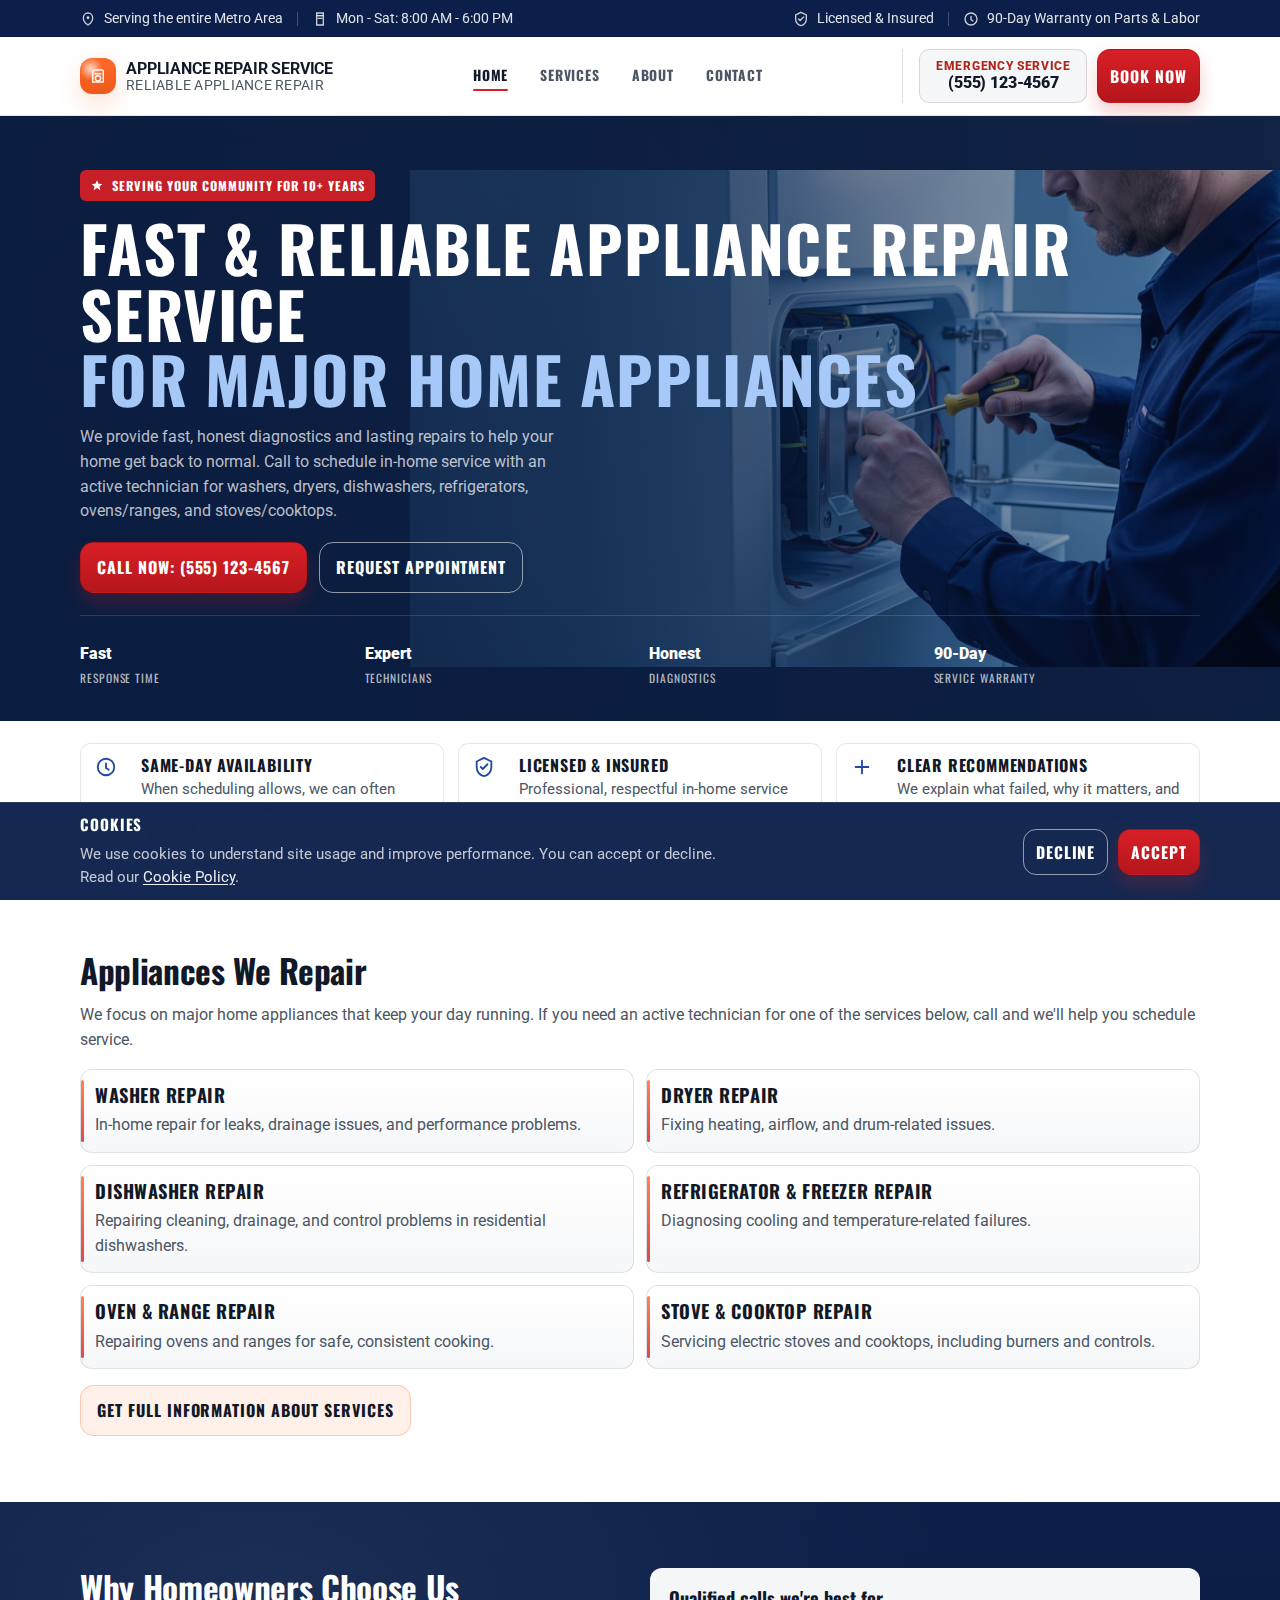
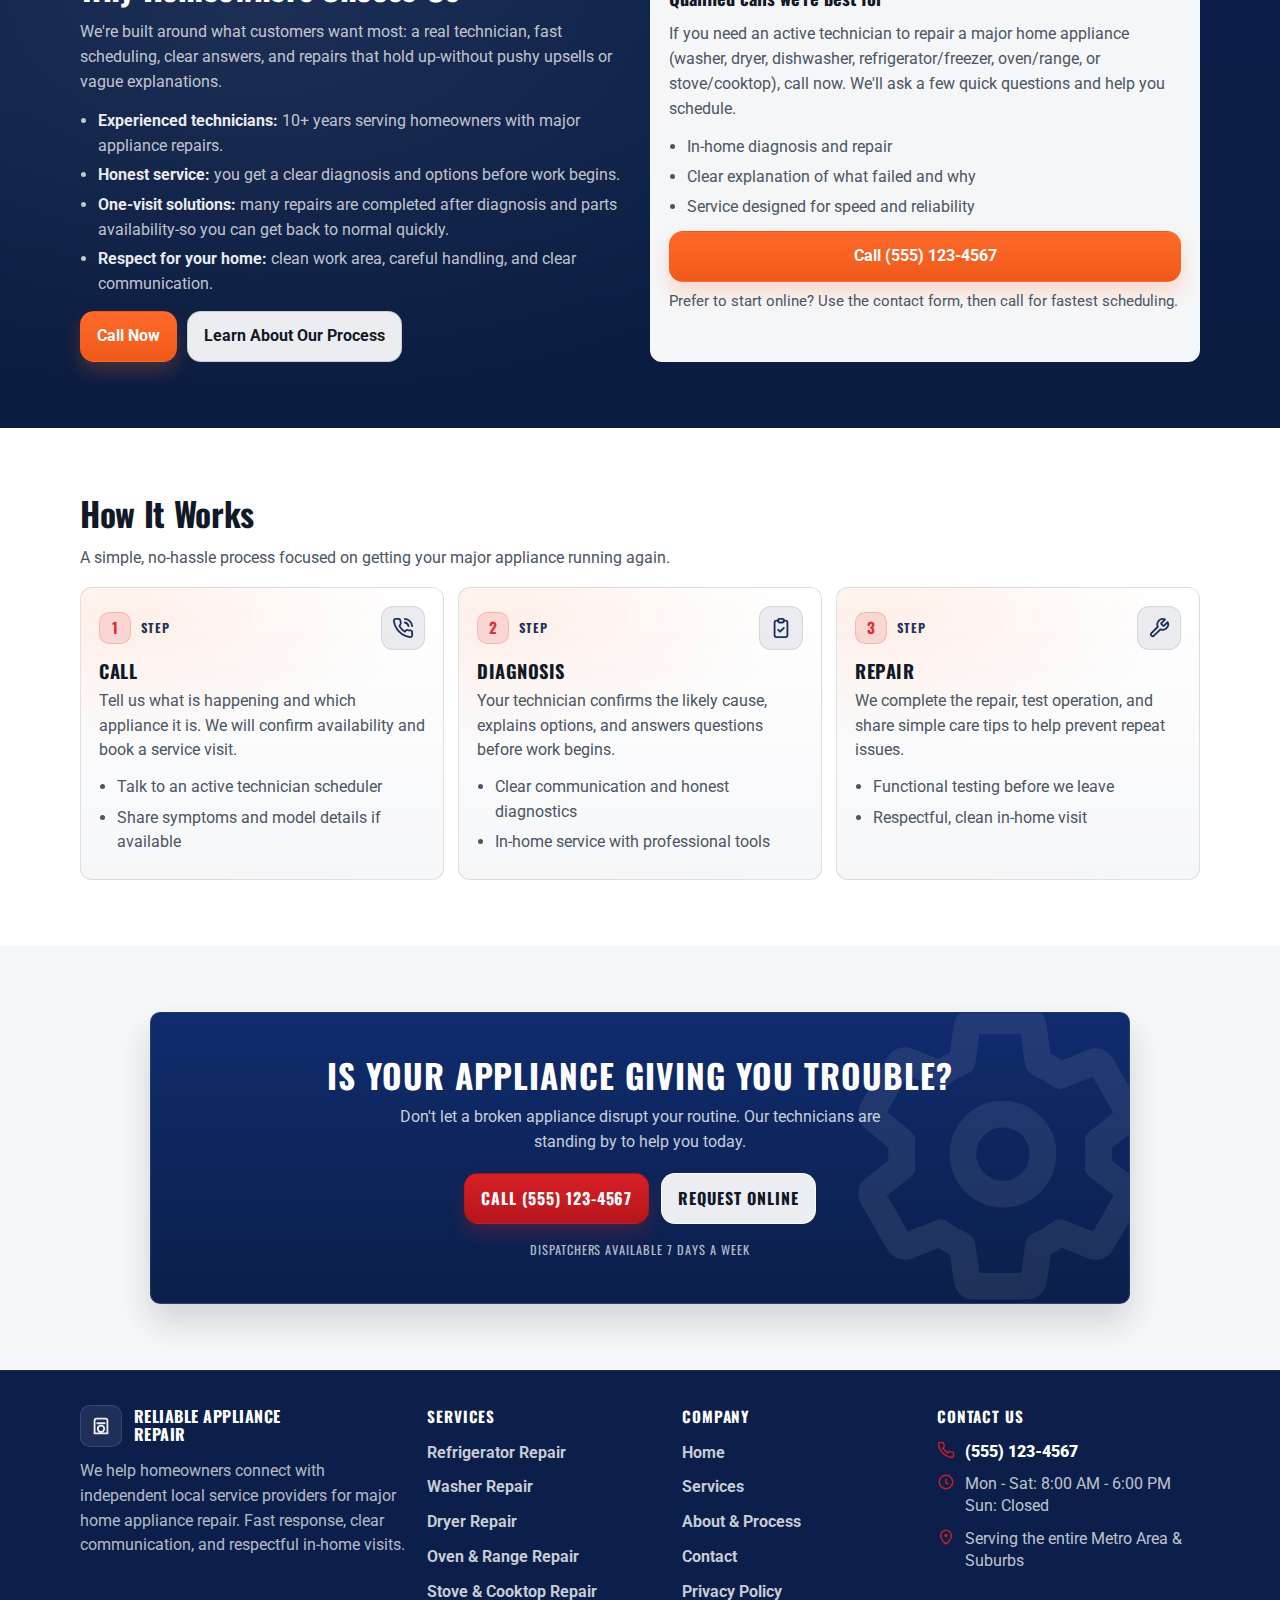
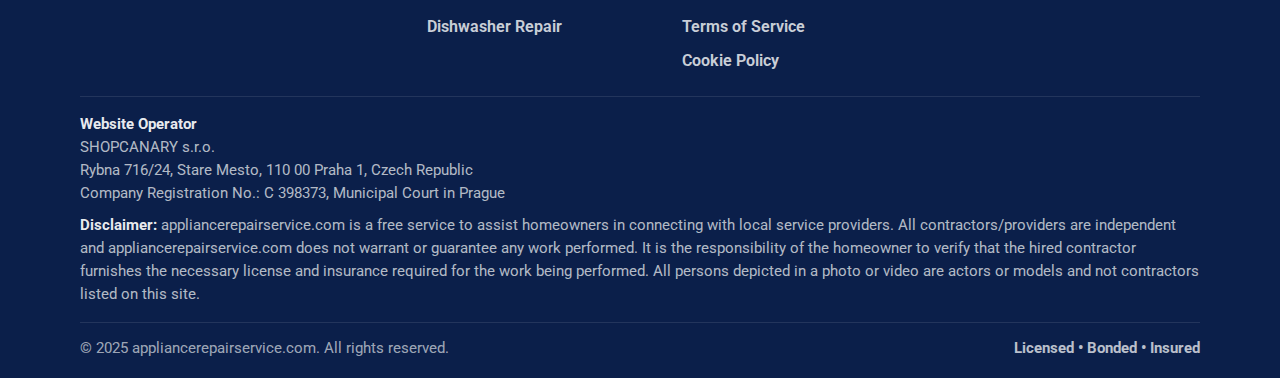
<file: index.html>
<!doctype html>
<html lang="en">
  <head>
    <meta charset="utf-8" />
    <meta name="viewport" content="width=device-width, initial-scale=1" />
    <meta
      name="description"
      content="Fast, in-home repair for major appliances. Call to schedule service with an active technician for washers, dryers, ovens, stoves/cooktops, and freezers."
    />
    <title>
      Fast &amp; Reliable Appliance Repair Service | Call (555) 123-4567
    </title>
    <link rel="canonical" href="https://www.example.com/" />
    <link rel="icon" href="assets/favicon.svg" type="image/svg+xml" />
    <link rel="preconnect" href="https://fonts.googleapis.com" />
    <link rel="preconnect" href="https://fonts.gstatic.com" crossorigin />
    <link
      href="https://fonts.googleapis.com/css2?family=Oswald:wght@400;500;600;700&family=Roboto:wght@300;400;500;700&display=swap"
      rel="stylesheet"
    />
    <link rel="stylesheet" href="assets/styles.css" />
    <meta
      property="og:title"
      content="Fast &amp; Reliable Appliance Repair Service"
    />
    <meta
      property="og:description"
      content="In-home repair for major appliances with fast response and honest service. Call now to schedule."
    />
    <meta property="og:type" content="website" />
    <meta property="og:image" content="assets/hero-service.svg" />
    <script defer src="assets/main.js"></script>
  </head>
  <body>
    <a class="skip-link" href="#main">Skip to content</a>

    <header class="site-header" data-header>
      <div class="topbar" aria-label="Service information">
        <div class="container">
          <div class="topbar-inner">
            <div class="topbar-group">
              <span class="topbar-item">
                <svg viewBox="0 0 24 24" fill="none" aria-hidden="true">
                  <path
                    d="M12 21s7-4.4 7-11a7 7 0 1 0-14 0c0 6.6 7 11 7 11Z"
                    stroke="currentColor"
                    stroke-width="2"
                  />
                  <circle cx="12" cy="10" r="2.2" fill="currentColor" />
                </svg>
                Serving the entire Metro Area
              </span>
              <span class="topbar-sep" aria-hidden="true"></span>
              <span class="topbar-item">
                <svg viewBox="0 0 24 24" fill="none" aria-hidden="true">
                  <path
                    d="M7 3h10v4H7z"
                    stroke="currentColor"
                    stroke-width="2"
                  />
                  <path
                    d="M7 7h10v14H7z"
                    stroke="currentColor"
                    stroke-width="2"
                  />
                  <path
                    d="M9 11h6"
                    stroke="currentColor"
                    stroke-width="2"
                    stroke-linecap="round"
                  />
                </svg>
                Mon - Sat: 8:00 AM - 6:00 PM
              </span>
            </div>
            <div class="topbar-group" aria-label="Trust badges">
              <span class="topbar-item">
                <svg viewBox="0 0 24 24" fill="none" aria-hidden="true">
                  <path
                    d="M12 2l8 4v6c0 5-3.4 9.4-8 10-4.6-.6-8-5-8-10V6l8-4Z"
                    stroke="currentColor"
                    stroke-width="2"
                  />
                  <path
                    d="M8.5 12l2.2 2.2L15.8 9"
                    stroke="currentColor"
                    stroke-width="2"
                    stroke-linecap="round"
                    stroke-linejoin="round"
                  />
                </svg>
                Licensed &amp; Insured
              </span>
              <span class="topbar-sep" aria-hidden="true"></span>
              <span class="topbar-item">
                <svg viewBox="0 0 24 24" fill="none" aria-hidden="true">
                  <path
                    d="M12 8v5l3 2"
                    stroke="currentColor"
                    stroke-width="2"
                    stroke-linecap="round"
                  />
                  <path
                    d="M21 12a9 9 0 1 1-9-9 9 9 0 0 1 9 9Z"
                    stroke="currentColor"
                    stroke-width="2"
                  />
                </svg>
                90-Day Warranty on Parts &amp; Labor
              </span>
            </div>
          </div>
        </div>
      </div>
      <div class="container">
        <div class="header-inner">
          <a
            class="brand"
            href="index.html"
            aria-label="Appliance Repair Service home"
          >
            <span class="brand-mark" aria-hidden="true">
              <svg viewBox="0 0 24 24" fill="none">
                <path
                  d="M7 4h10a2 2 0 0 1 2 2v14H5V6a2 2 0 0 1 2-2Z"
                  stroke="currentColor"
                  stroke-width="2"
                />
                <path
                  d="M8 9h8"
                  stroke="currentColor"
                  stroke-width="2"
                  stroke-linecap="round"
                />
                <circle
                  cx="12"
                  cy="15"
                  r="3.5"
                  stroke="currentColor"
                  stroke-width="2"
                />
              </svg>
            </span>
            <span class="brand-text">
              <strong>Appliance Repair Service</strong>
              <span>Reliable Appliance Repair</span>
            </span>
          </a>

          <nav class="nav" aria-label="Primary">
            <a href="index.html" aria-current="page">Home</a>
            <a href="services.html">Services</a>
            <a href="about.html">About</a>
            <a href="contact.html">Contact</a>
          </nav>

          <div class="header-actions">
            <div class="header-cta" aria-label="Primary actions">
              <div class="phone-box" aria-label="Emergency service phone">
                <small>Emergency Service</small>
                <a href="tel:+15551234567">(555) 123-4567</a>
              </div>
              <a
                class="btn btn-danger btn-sm"
                href="tel:+15551234567"
                aria-label="Book now by calling (555) 123-4567"
                >Book Now</a
              >
            </div>
            <button
              class="menu-btn"
              type="button"
              data-menu-btn
              aria-label="Open menu"
              aria-controls="mobile-nav"
              aria-expanded="false"
            >
              <svg viewBox="0 0 24 24" fill="none" aria-hidden="true">
                <path
                  d="M4 7h16M4 12h16M4 17h16"
                  stroke="currentColor"
                  stroke-width="2"
                  stroke-linecap="round"
                />
              </svg>
            </button>
          </div>
        </div>

        <nav
          id="mobile-nav"
          class="mobile-nav"
          data-mobile-nav
          aria-label="Mobile"
        >
          <a href="index.html" aria-current="page">Home</a>
          <a href="services.html">Services</a>
          <a href="about.html">About</a>
          <a href="contact.html">Contact</a>
        </nav>
      </div>
    </header>

    <main id="main">
      <section
        class="hero-dark"
        aria-label="Primary message"
        style="--hero-img: url(&quot;image/hero.jpg&quot;)"
      >
        <div class="container">
          <span class="hero-badge">
            <svg viewBox="0 0 24 24" fill="none" aria-hidden="true">
              <path
                d="M12 2l2.6 6.1 6.6.5-5 4.2 1.6 6.3-5.8-3.5-5.8 3.5 1.6-6.3-5-4.2 6.6-.5L12 2Z"
                fill="currentColor"
              />
            </svg>
            Serving your community for 10+ years
          </span>

          <h1 class="hero-title">
            Fast &amp; Reliable Appliance Repair Service
            <span class="accent">For Major Home Appliances</span>
          </h1>
          <p class="hero-lead">
            We provide fast, honest diagnostics and lasting repairs to help your
            home get back to normal. Call to schedule in-home service with an
            active technician for washers, dryers, dishwashers, refrigerators,
            ovens/ranges, and stoves/cooktops.
          </p>

          <div class="hero-actions" aria-label="Primary calls to action">
            <a
              class="btn btn-danger"
              href="tel:+15551234567"
              aria-label="Call now at (555) 123-4567"
              >Call Now: (555) 123-4567</a
            >
            <a class="btn btn-outline-light" href="contact.html#appointment"
              >Request Appointment</a
            >
          </div>

          <hr class="hero-divider" />

          <div class="hero-metrics" aria-label="Service highlights">
            <div class="metric">
              <strong>Fast</strong>
              <span>Response Time</span>
            </div>
            <div class="metric">
              <strong>Expert</strong>
              <span>Technicians</span>
            </div>
            <div class="metric">
              <strong>Honest</strong>
              <span>Diagnostics</span>
            </div>
            <div class="metric">
              <strong>90-Day</strong>
              <span>Service Warranty</span>
            </div>
          </div>
        </div>
      </section>

      <section class="feature-strip" aria-label="Key benefits">
        <div class="container">
          <div class="feature-strip-inner">
            <div class="feature">
              <svg viewBox="0 0 24 24" fill="none" aria-hidden="true">
                <path
                  d="M12 8v5l3 2"
                  stroke="currentColor"
                  stroke-width="2"
                  stroke-linecap="round"
                />
                <path
                  d="M21 12a9 9 0 1 1-9-9 9 9 0 0 1 9 9Z"
                  stroke="currentColor"
                  stroke-width="2"
                />
              </svg>
              <div>
                <h3>Same-Day Availability</h3>
                <p>
                  When scheduling allows, we can often offer same-day service
                  for urgent major appliance issues.
                </p>
              </div>
            </div>
            <div class="feature">
              <svg viewBox="0 0 24 24" fill="none" aria-hidden="true">
                <path
                  d="M12 2l8 4v6c0 5-3.4 9.4-8 10-4.6-.6-8-5-8-10V6l8-4Z"
                  stroke="currentColor"
                  stroke-width="2"
                />
                <path
                  d="M8.5 12l2.2 2.2L15.8 9"
                  stroke="currentColor"
                  stroke-width="2"
                  stroke-linecap="round"
                  stroke-linejoin="round"
                />
              </svg>
              <div>
                <h3>Licensed &amp; Insured</h3>
                <p>
                  Professional, respectful in-home service with clear
                  communication from start to finish.
                </p>
              </div>
            </div>
            <div class="feature">
              <svg viewBox="0 0 24 24" fill="none" aria-hidden="true">
                <path
                  d="M5 12h14"
                  stroke="currentColor"
                  stroke-width="2"
                  stroke-linecap="round"
                />
                <path
                  d="M12 5v14"
                  stroke="currentColor"
                  stroke-width="2"
                  stroke-linecap="round"
                />
              </svg>
              <div>
                <h3>Clear Recommendations</h3>
                <p>
                  We explain what failed, why it matters, and the next step
                  before any work begins.
                </p>
              </div>
            </div>
          </div>
        </div>
      </section>

      <section class="section" id="appliances">
        <div class="container">
          <h2>Appliances We Repair</h2>
          <p class="muted">
            We focus on major home appliances that keep your day running. If you
            need an active technician for one of the services below, call and
            we'll help you schedule service.
          </p>

          <div class="service-list" aria-label="Appliances we repair list">
            <div class="service-item">
              <h3>Washer Repair</h3>
              <p class="muted">
                In-home repair for leaks, drainage issues, and performance
                problems.
              </p>
            </div>
            <div class="service-item">
              <h3>Dryer Repair</h3>
              <p class="muted">
                Fixing heating, airflow, and drum-related issues.
              </p>
            </div>
            <div class="service-item">
              <h3>Dishwasher Repair</h3>
              <p class="muted">
                Repairing cleaning, drainage, and control problems in
                residential dishwashers.
              </p>
            </div>
            <div class="service-item">
              <h3>Refrigerator &amp; Freezer Repair</h3>
              <p class="muted">
                Diagnosing cooling and temperature-related failures.
              </p>
            </div>
            <div class="service-item">
              <h3>Oven &amp; Range Repair</h3>
              <p class="muted">
                Repairing ovens and ranges for safe, consistent cooking.
              </p>
            </div>
            <div class="service-item">
              <h3>Stove &amp; Cooktop Repair</h3>
              <p class="muted">
                Servicing electric stoves and cooktops, including burners and
                controls.
              </p>
            </div>
          </div>

          <div class="actions" style="margin-top: 16px">
            <a class="btn btn-ghost btn-services" href="services.html"
              >Get full information about services</a
            >
          </div>
        </div>
      </section>

      <section class="section" id="why-us">
        <div class="container">
          <div class="split">
            <div>
              <h2>Why Homeowners Choose Us</h2>
              <p class="muted">
                We're built around what customers want most: a real technician,
                fast scheduling, clear answers, and repairs that hold up-without
                pushy upsells or vague explanations.
              </p>
              <ul class="muted">
                <li>
                  <strong>Experienced technicians:</strong> 10+ years serving
                  homeowners with major appliance repairs.
                </li>
                <li>
                  <strong>Honest service:</strong> you get a clear diagnosis and
                  options before work begins.
                </li>
                <li>
                  <strong>One-visit solutions:</strong> many repairs are
                  completed after diagnosis and parts availability-so you can
                  get back to normal quickly.
                </li>
                <li>
                  <strong>Respect for your home:</strong> clean work area,
                  careful handling, and clear communication.
                </li>
              </ul>
              <div
                class="actions"
                style="
                  display: flex;
                  gap: 10px;
                  flex-wrap: wrap;
                  margin-top: 14px;
                "
              >
                <a class="btn btn-primary" href="tel:+15551234567">Call Now</a>
                <a class="btn btn-ghost" href="about.html"
                  >Learn About Our Process</a
                >
              </div>
            </div>

            <div class="callout">
              <h3 style="margin-top: 0">Qualified calls we're best for</h3>
              <p class="muted">
                If you need an active technician to repair a major home
                appliance (washer, dryer, dishwasher, refrigerator/freezer,
                oven/range, or stove/cooktop), call now. We'll ask a few quick
                questions and help you schedule.
              </p>
              <ul class="muted">
                <li>In-home diagnosis and repair</li>
                <li>Clear explanation of what failed and why</li>
                <li>Service designed for speed and reliability</li>
              </ul>
              <div class="actions">
                <a class="btn btn-primary btn-block" href="tel:+15551234567"
                  >Call (555) 123-4567</a
                >
              </div>
              <p class="hint">
                Prefer to start online? Use the contact form, then call for
                fastest scheduling.
              </p>
            </div>
          </div>
        </div>
      </section>

      <section class="section" id="how-it-works">
        <div class="container">
          <h2>How It Works</h2>
          <p class="muted">
            A simple, no-hassle process focused on getting your major appliance
            running again.
          </p>

          <div class="how-steps">
            <article class="step-card">
              <div class="step-top">
                <span class="step-num"><b>1</b> Step</span>
                <span class="step-icon" aria-hidden="true">
                  <!-- lucide: phone-call -->
                  <svg
                    viewBox="0 0 24 24"
                    fill="none"
                    stroke="currentColor"
                    stroke-width="2"
                    stroke-linecap="round"
                    stroke-linejoin="round"
                  >
                    <path
                      d="M22 16.92v3a2 2 0 0 1-2.18 2 19.79 19.79 0 0 1-8.63-3.07 19.5 19.5 0 0 1-6-6A19.79 19.79 0 0 1 2.08 4.18 2 2 0 0 1 4.06 2h3a2 2 0 0 1 2 1.72c.1.73.27 1.45.5 2.14a2 2 0 0 1-.45 2.11L8.09 9.91a16 16 0 0 0 6 6l1.27-1.27a2 2 0 0 1 2.11-.45c.69.23 1.41.4 2.14.5A2 2 0 0 1 22 16.92Z"
                    />
                    <path d="M14.05 2a9 9 0 0 1 7.94 7.94" />
                    <path d="M14.05 6A5 5 0 0 1 18 10" />
                  </svg>
                </span>
              </div>
              <h3>Call</h3>
              <p>
                Tell us what is happening and which appliance it is. We will
                confirm availability and book a service visit.
              </p>
              <ul class="step-points" aria-label="Call step highlights">
                <li>Talk to an active technician scheduler</li>
                <li>Share symptoms and model details if available</li>
              </ul>
            </article>

            <article class="step-card">
              <div class="step-top">
                <span class="step-num"><b>2</b> Step</span>
                <span class="step-icon" aria-hidden="true">
                  <!-- lucide: clipboard-check -->
                  <svg
                    viewBox="0 0 24 24"
                    fill="none"
                    stroke="currentColor"
                    stroke-width="2"
                    stroke-linecap="round"
                    stroke-linejoin="round"
                  >
                    <rect x="9" y="2" width="6" height="4" rx="1" />
                    <path
                      d="M9 4H7a2 2 0 0 0-2 2v14a2 2 0 0 0 2 2h10a2 2 0 0 0 2-2V6a2 2 0 0 0-2-2h-2"
                    />
                    <path d="m9 14 2 2 4-4" />
                  </svg>
                </span>
              </div>
              <h3>Diagnosis</h3>
              <p>
                Your technician confirms the likely cause, explains options, and
                answers questions before work begins.
              </p>
              <ul class="step-points" aria-label="Diagnosis step highlights">
                <li>Clear communication and honest diagnostics</li>
                <li>In-home service with professional tools</li>
              </ul>
            </article>

            <article class="step-card">
              <div class="step-top">
                <span class="step-num"><b>3</b> Step</span>
                <span class="step-icon" aria-hidden="true">
                  <!-- lucide: wrench -->
                  <svg
                    viewBox="0 0 24 24"
                    fill="none"
                    stroke="currentColor"
                    stroke-width="2"
                    stroke-linecap="round"
                    stroke-linejoin="round"
                  >
                    <path
                      d="M14.7 6.3a1 1 0 0 0 0 1.4l1.6 1.6a1 1 0 0 0 1.4 0l3.77-3.77a6 6 0 0 1-7.94 7.94l-6.91 6.91a2 2 0 0 1-2.83-2.83l6.91-6.91a6 6 0 0 1 7.94-7.94l-3.94 3.94Z"
                    />
                  </svg>
                </span>
              </div>
              <h3>Repair</h3>
              <p>
                We complete the repair, test operation, and share simple care
                tips to help prevent repeat issues.
              </p>
              <ul class="step-points" aria-label="Repair step highlights">
                <li>Functional testing before we leave</li>
                <li>Respectful, clean in-home visit</li>
              </ul>
            </article>
          </div>
        </div>
      </section>

      <section class="section cta-section" aria-label="Schedule service">
        <div class="container">
          <div class="cta-panel">
            <div class="cta-gear" aria-hidden="true">
              <svg viewBox="0 0 24 24" fill="none">
                <path
                  d="M19.14 12.94a7.58 7.58 0 0 0 .05-.94 7.58 7.58 0 0 0-.05-.94l2.11-1.65a.5.5 0 0 0 .12-.63l-2-3.46a.5.5 0 0 0-.6-.22l-2.49 1a7.5 7.5 0 0 0-1.63-.94l-.38-2.65A.5.5 0 0 0 13.8 2h-4a.5.5 0 0 0-.49.42l-.38 2.65c-.58.23-1.12.54-1.63.94l-2.49-1a.5.5 0 0 0-.6.22l-2 3.46a.5.5 0 0 0 .12.63L4.44 11.06a7.58 7.58 0 0 0-.05.94c0 .32.02.63.05.94l-2.11 1.65a.5.5 0 0 0-.12.63l2 3.46a.5.5 0 0 0 .6.22l2.49-1c.5.4 1.05.71 1.63.94l.38 2.65a.5.5 0 0 0 .49.42h4a.5.5 0 0 0 .49-.42l.38-2.65c.58-.23 1.12-.54 1.63-.94l2.49 1a.5.5 0 0 0 .6-.22l2-3.46a.5.5 0 0 0-.12-.63l-2.11-1.65Z"
                  stroke="currentColor"
                  stroke-width="2"
                  stroke-linecap="round"
                  stroke-linejoin="round"
                />
                <circle
                  cx="12"
                  cy="12"
                  r="3"
                  stroke="currentColor"
                  stroke-width="2"
                />
              </svg>
            </div>

            <h2 class="cta-title">Is your appliance giving you trouble?</h2>
            <p class="cta-sub">
              Don't let a broken appliance disrupt your routine. Our technicians
              are standing by to help you today.
            </p>
            <div class="cta-actions" aria-label="CTA actions">
              <a class="btn btn-danger" href="tel:+15551234567"
                >Call (555) 123-4567</a
              >
              <a
                class="btn btn-ghost cta-secondary"
                href="contact.html#appointment"
                >Request Online</a
              >
            </div>
            <p class="cta-note">Dispatchers available 7 days a week</p>
          </div>
        </div>
      </section>
    </main>

    <footer class="site-footer">
      <div class="container">
        <div class="footer-grid">
          <div class="footer-brand">
            <div class="logo-row">
              <span class="logo-mark" aria-hidden="true">
                <svg viewBox="0 0 24 24" fill="none">
                  <path
                    d="M7 4h10a2 2 0 0 1 2 2v14H5V6a2 2 0 0 1 2-2Z"
                    stroke="currentColor"
                    stroke-width="2"
                  />
                  <path
                    d="M8 9h8"
                    stroke="currentColor"
                    stroke-width="2"
                    stroke-linecap="round"
                  />
                  <circle
                    cx="12"
                    cy="15"
                    r="3.5"
                    stroke="currentColor"
                    stroke-width="2"
                  />
                </svg>
              </span>
              <div>
                <div class="name">Reliable Appliance<br />Repair</div>
              </div>
            </div>
            <p>
              We help homeowners connect with independent local service
              providers for major home appliance repair. Fast response, clear
              communication, and respectful in-home visits.
            </p>
          </div>

          <div>
            <p class="footer-title">Services</p>
            <div class="footer-links" aria-label="Service links">
              <a href="refrigerator-freezer-repair.html">Refrigerator Repair</a>
              <a href="washer-repair.html">Washer Repair</a>
              <a href="dryer-repair.html">Dryer Repair</a>
              <a href="oven-repair.html">Oven &amp; Range Repair</a>
              <a href="stove-cooktop-repair.html">Stove &amp; Cooktop Repair</a>
              <a href="dishwasher-repair.html">Dishwasher Repair</a>
            </div>
          </div>

          <div>
            <p class="footer-title">Company</p>
            <div class="footer-links" aria-label="Company links">
              <a href="index.html">Home</a>
              <a href="services.html">Services</a>
              <a href="about.html">About &amp; Process</a>
              <a href="contact.html">Contact</a>
              <a href="privacy-policy.html">Privacy Policy</a>
              <a href="terms-of-service.html">Terms of Service</a>
              <a href="cookie-policy.html">Cookie Policy</a>
            </div>
          </div>

          <div>
            <p class="footer-title">Contact Us</p>
            <div class="footer-contact">
              <div class="contact-item">
                <svg viewBox="0 0 24 24" fill="none" aria-hidden="true">
                  <path
                    d="M22 16.92v3a2 2 0 0 1-2.18 2 19.79 19.79 0 0 1-8.63-3.07 19.5 19.5 0 0 1-6-6A19.79 19.79 0 0 1 2.08 4.18 2 2 0 0 1 4.06 2h3a2 2 0 0 1 2 1.72c.1.73.27 1.45.5 2.14a2 2 0 0 1-.45 2.11L8.09 9.91a16 16 0 0 0 6 6l1.27-1.27a2 2 0 0 1 2.11-.45c.69.23 1.41.4 2.14.5A2 2 0 0 1 22 16.92Z"
                    stroke="currentColor"
                    stroke-width="2"
                    stroke-linecap="round"
                    stroke-linejoin="round"
                  />
                </svg>
                <div>
                  <a href="tel:+15551234567">(555) 123-4567</a>
                </div>
              </div>
              <div class="contact-item">
                <svg viewBox="0 0 24 24" fill="none" aria-hidden="true">
                  <path
                    d="M12 8v5l3 2"
                    stroke="currentColor"
                    stroke-width="2"
                    stroke-linecap="round"
                  />
                  <path
                    d="M21 12a9 9 0 1 1-9-9 9 9 0 0 1 9 9Z"
                    stroke="currentColor"
                    stroke-width="2"
                  />
                </svg>
                <div>
                  Mon - Sat: 8:00 AM - 6:00 PM<br />
                  Sun: Closed
                </div>
              </div>
              <div class="contact-item">
                <svg viewBox="0 0 24 24" fill="none" aria-hidden="true">
                  <path
                    d="M12 21s7-4.4 7-11a7 7 0 1 0-14 0c0 6.6 7 11 7 11Z"
                    stroke="currentColor"
                    stroke-width="2"
                  />
                  <circle cx="12" cy="10" r="2.2" fill="currentColor" />
                </svg>
                <div>Serving the entire Metro Area &amp; Suburbs</div>
              </div>
            </div>
          </div>
        </div>

        <div class="footer-legal" aria-label="Legal notice">
          <p style="margin: 0 0 10px">
            <strong>Website Operator</strong><br />
            SHOPCANARY s.r.o.<br />
            Rybna 716/24, Stare Mesto, 110 00 Praha 1, Czech Republic<br />
            Company Registration No.: C 398373, Municipal Court in Prague
          </p>
          <p style="margin: 0">
            <strong>Disclaimer:</strong> appliancerepairservice.com is a free
            service to assist homeowners in connecting with local service
            providers. All contractors/providers are independent and
            appliancerepairservice.com does not warrant or guarantee any work
            performed. It is the responsibility of the homeowner to verify that
            the hired contractor furnishes the necessary license and insurance
            required for the work being performed. All persons depicted in a
            photo or video are actors or models and not contractors listed on
            this site.
          </p>
        </div>

        <div class="footer-bottom" aria-label="Footer bottom">
          <div>
            &copy; 2025 appliancerepairservice.com. All rights reserved.
          </div>
          <div class="trust">Licensed &bull; Bonded &bull; Insured</div>
        </div>
      </div>
    </footer>

    <div class="mobile-callbar" role="region" aria-label="Call now">
      <div class="mobile-callbar-inner">
        <div>
          <p><strong>Need a technician today?</strong> Tap to call.</p>
        </div>
        <a
          class="btn btn-danger btn-sm"
          href="tel:+15551234567"
          aria-label="Call now at (555) 123-4567"
          >Call Now</a
        >
      </div>
    </div>
  </body>
</html>
</file>
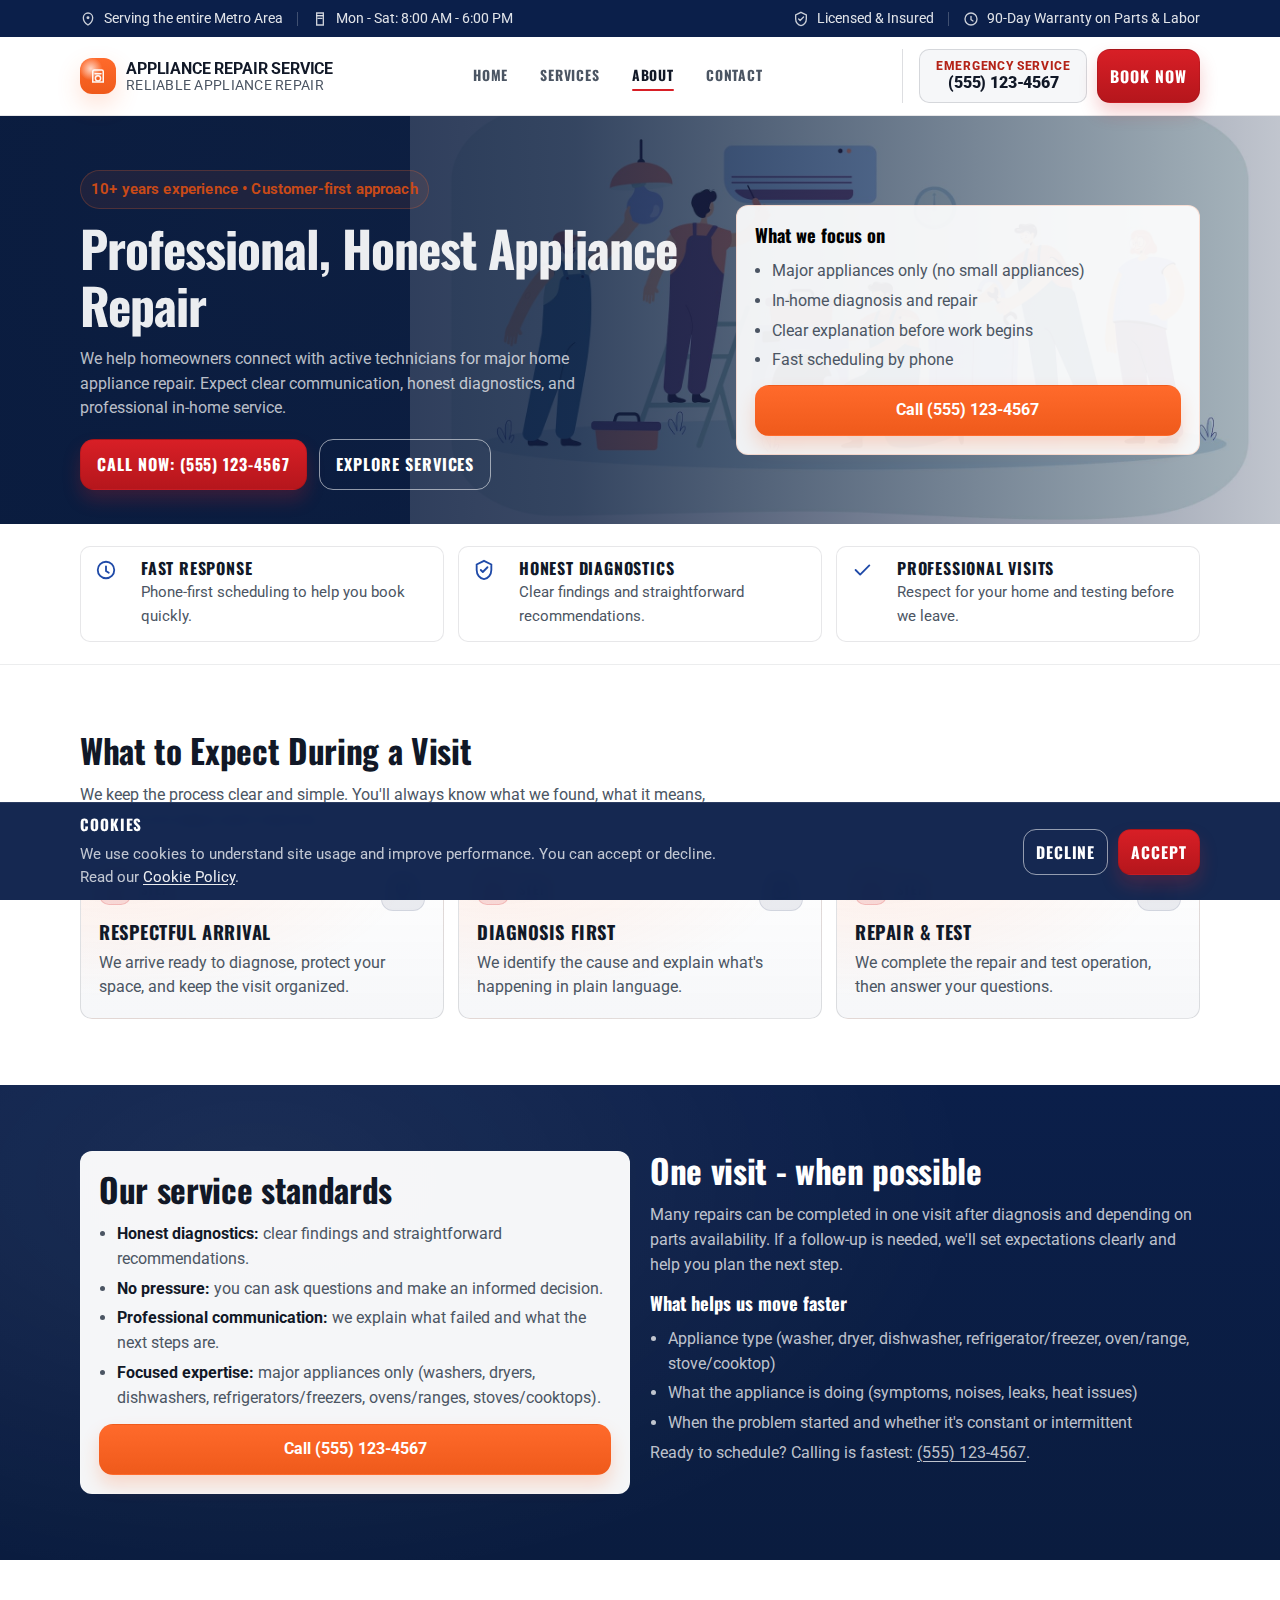
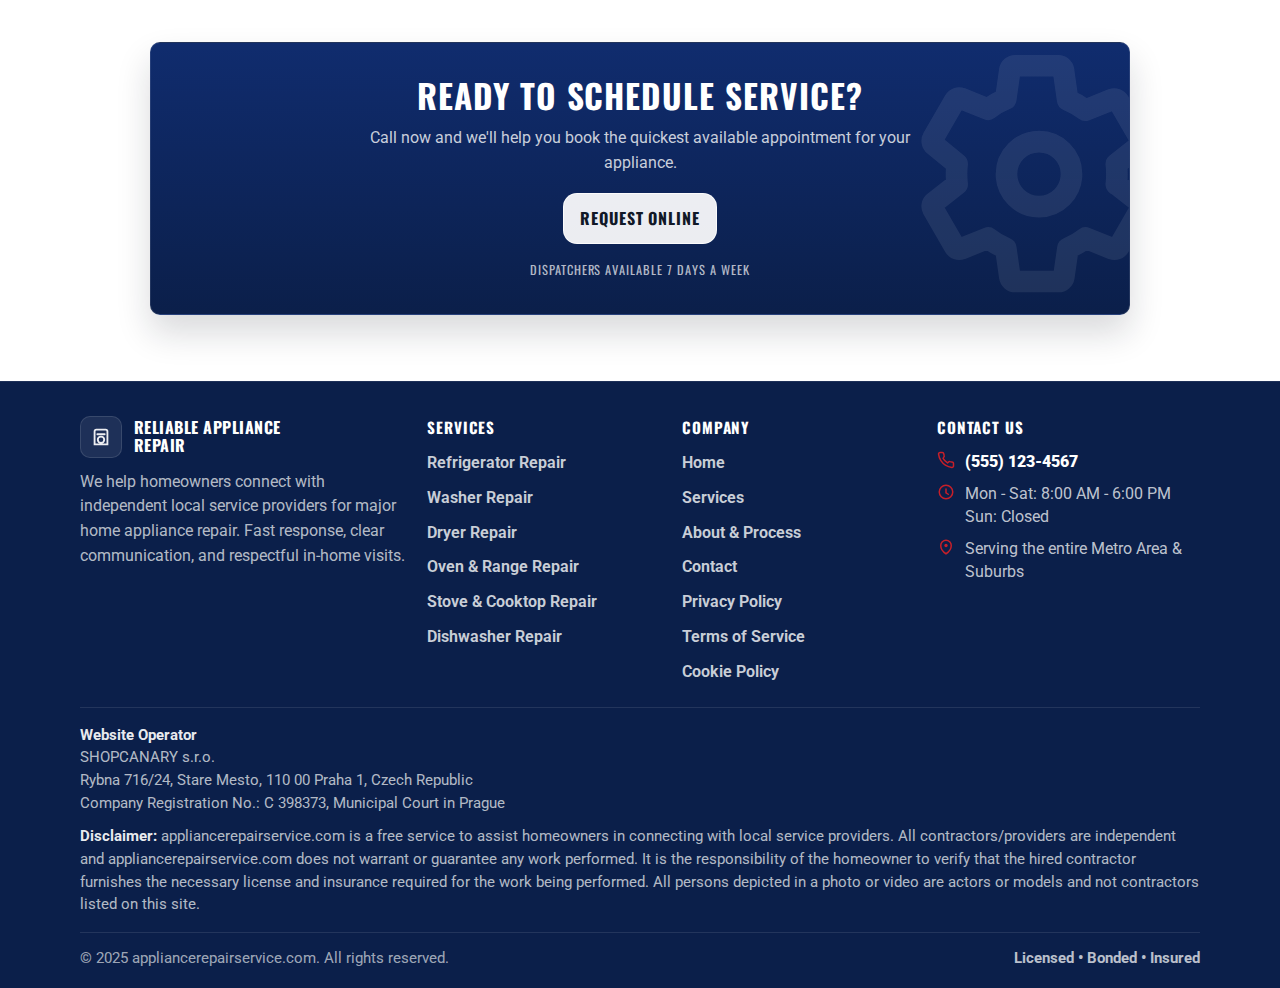
<file: about.html>
<!doctype html>
<html lang="en">
  <head>
    <meta charset="utf-8" />
    <meta name="viewport" content="width=device-width, initial-scale=1" />
    <meta
      name="description"
      content="Learn what to expect from our in-home appliance repair visits: honest diagnostics, clear communication, and professional technicians with 10+ years of experience."
    />
    <title>About Our Service Process | Call (555) 123-4567</title>
    <link rel="canonical" href="https://www.example.com/about.html" />
    <link rel="icon" href="assets/favicon.svg" type="image/svg+xml" />
    <link rel="preconnect" href="https://fonts.googleapis.com" />
    <link rel="preconnect" href="https://fonts.gstatic.com" crossorigin />
    <link
      href="https://fonts.googleapis.com/css2?family=Oswald:wght@400;500;600;700&family=Roboto:wght@300;400;500;700&display=swap"
      rel="stylesheet"
    />
    <link rel="stylesheet" href="assets/styles.css" />
    <script defer src="assets/main.js"></script>
  </head>
  <body>
    <a class="skip-link" href="#main">Skip to content</a>

    <header class="site-header" data-header>
      <div class="topbar" aria-label="Service information">
        <div class="container">
          <div class="topbar-inner">
            <div class="topbar-group">
              <span class="topbar-item">
                <svg viewBox="0 0 24 24" fill="none" aria-hidden="true">
                  <path
                    d="M12 21s7-4.4 7-11a7 7 0 1 0-14 0c0 6.6 7 11 7 11Z"
                    stroke="currentColor"
                    stroke-width="2"
                  />
                  <circle cx="12" cy="10" r="2.2" fill="currentColor" />
                </svg>
                Serving the entire Metro Area
              </span>
              <span class="topbar-sep" aria-hidden="true"></span>
              <span class="topbar-item">
                <svg viewBox="0 0 24 24" fill="none" aria-hidden="true">
                  <path
                    d="M7 3h10v4H7z"
                    stroke="currentColor"
                    stroke-width="2"
                  />
                  <path
                    d="M7 7h10v14H7z"
                    stroke="currentColor"
                    stroke-width="2"
                  />
                  <path
                    d="M9 11h6"
                    stroke="currentColor"
                    stroke-width="2"
                    stroke-linecap="round"
                  />
                </svg>
                Mon - Sat: 8:00 AM - 6:00 PM
              </span>
            </div>
            <div class="topbar-group" aria-label="Trust badges">
              <span class="topbar-item">
                <svg viewBox="0 0 24 24" fill="none" aria-hidden="true">
                  <path
                    d="M12 2l8 4v6c0 5-3.4 9.4-8 10-4.6-.6-8-5-8-10V6l8-4Z"
                    stroke="currentColor"
                    stroke-width="2"
                  />
                  <path
                    d="M8.5 12l2.2 2.2L15.8 9"
                    stroke="currentColor"
                    stroke-width="2"
                    stroke-linecap="round"
                    stroke-linejoin="round"
                  />
                </svg>
                Licensed &amp; Insured
              </span>
              <span class="topbar-sep" aria-hidden="true"></span>
              <span class="topbar-item">
                <svg viewBox="0 0 24 24" fill="none" aria-hidden="true">
                  <path
                    d="M12 8v5l3 2"
                    stroke="currentColor"
                    stroke-width="2"
                    stroke-linecap="round"
                  />
                  <path
                    d="M21 12a9 9 0 1 1-9-9 9 9 0 0 1 9 9Z"
                    stroke="currentColor"
                    stroke-width="2"
                  />
                </svg>
                90-Day Warranty on Parts &amp; Labor
              </span>
            </div>
          </div>
        </div>
      </div>
      <div class="container">
        <div class="header-inner">
          <a
            class="brand"
            href="index.html"
            aria-label="Appliance Repair Service home"
          >
            <span class="brand-mark" aria-hidden="true">
              <svg viewBox="0 0 24 24" fill="none">
                <path
                  d="M7 4h10a2 2 0 0 1 2 2v14H5V6a2 2 0 0 1 2-2Z"
                  stroke="currentColor"
                  stroke-width="2"
                />
                <path
                  d="M8 9h8"
                  stroke="currentColor"
                  stroke-width="2"
                  stroke-linecap="round"
                />
                <circle
                  cx="12"
                  cy="15"
                  r="3.5"
                  stroke="currentColor"
                  stroke-width="2"
                />
              </svg>
            </span>
            <span class="brand-text">
              <strong>Appliance Repair Service</strong>
              <span>Reliable Appliance Repair</span>
            </span>
          </a>

          <nav class="nav" aria-label="Primary">
            <a href="index.html">Home</a>
            <a href="services.html">Services</a>
            <a href="about.html" aria-current="page">About</a>
            <a href="contact.html">Contact</a>
          </nav>

          <div class="header-actions">
            <div class="header-cta" aria-label="Primary actions">
              <div class="phone-box" aria-label="Emergency service phone">
                <small>Emergency Service</small>
                <a href="tel:+15551234567">(555) 123-4567</a>
              </div>
              <a
                class="btn btn-danger btn-sm"
                href="tel:+15551234567"
                aria-label="Book now by calling (555) 123-4567"
                >Book Now</a>
            </div>
            <button
              class="menu-btn"
              type="button"
              data-menu-btn
              aria-label="Open menu"
              aria-controls="mobile-nav"
              aria-expanded="false"
            >
              <svg viewBox="0 0 24 24" fill="none" aria-hidden="true">
                <path
                  d="M4 7h16M4 12h16M4 17h16"
                  stroke="currentColor"
                  stroke-width="2"
                  stroke-linecap="round"
                />
              </svg>
            </button>
          </div>
        </div>

        <nav
          id="mobile-nav"
          class="mobile-nav"
          data-mobile-nav
          aria-label="Mobile"
        >
          <a href="index.html">Home</a>
          <a href="services.html">Services</a>
          <a href="about.html" aria-current="page">About</a>
          <a href="contact.html">Contact</a>
        </nav>
      </div>
    </header>

    <main id="main">
      <section
        class="hero-dark about-hero"
        aria-label="About our service"
        style="--hero-img: url(&quot;image/about.jpg&quot;)"
      >
        <div class="container">
          <div class="hero-grid">
            <div>
              <span class="eyebrow"
                >10+ years experience &bull; Customer-first approach</span>
              <h1 style="margin-top: 10px">
                Professional, Honest Appliance Repair
              </h1>
              <p class="hero-lead" style="max-width: 62ch">
                We help homeowners connect with active technicians for major
                home appliance repair. Expect clear communication, honest
                diagnostics, and professional in-home service.
              </p>
              <div class="hero-actions" aria-label="About primary actions">
                <a class="btn btn-danger" href="tel:+15551234567"
                  >Call Now: (555) 123-4567</a>
                <a class="btn btn-outline-light" href="services.html"
                  >Explore Services</a>
              </div>
            </div>

            <div class="callout" style="background: rgba(255, 255, 255, 0.92)">
              <h3 style="margin-top: 0; color: #000">What we focus on</h3>
              <ul class="muted">
                <li>Major appliances only (no small appliances)</li>
                <li>In-home diagnosis and repair</li>
                <li>Clear explanation before work begins</li>
                <li>Fast scheduling by phone</li>
              </ul>
              <div class="actions" style="margin-top: 12px">
                <a class="btn btn-primary btn-block" href="tel:+15551234567"
                  >Call (555) 123-4567</a>
              </div>
            </div>
          </div>
        </div>
      </section>

      <section class="feature-strip" aria-label="Service highlights">
        <div class="container">
          <div class="feature-strip-inner">
            <div class="feature">
              <svg viewBox="0 0 24 24" fill="none" aria-hidden="true">
                <path
                  d="M12 8v5l3 2"
                  stroke="currentColor"
                  stroke-width="2"
                  stroke-linecap="round"
                />
                <path
                  d="M21 12a9 9 0 1 1-9-9 9 9 0 0 1 9 9Z"
                  stroke="currentColor"
                  stroke-width="2"
                />
              </svg>
              <div>
                <h3>Fast Response</h3>
                <p>Phone-first scheduling to help you book quickly.</p>
              </div>
            </div>
            <div class="feature">
              <svg viewBox="0 0 24 24" fill="none" aria-hidden="true">
                <path
                  d="M12 2l8 4v6c0 5-3.4 9.4-8 10-4.6-.6-8-5-8-10V6l8-4Z"
                  stroke="currentColor"
                  stroke-width="2"
                />
                <path
                  d="M8.5 12l2.2 2.2L15.8 9"
                  stroke="currentColor"
                  stroke-width="2"
                  stroke-linecap="round"
                  stroke-linejoin="round"
                />
              </svg>
              <div>
                <h3>Honest Diagnostics</h3>
                <p>Clear findings and straightforward recommendations.</p>
              </div>
            </div>
            <div class="feature">
              <svg viewBox="0 0 24 24" fill="none" aria-hidden="true">
                <path
                  d="M20 7L10 17l-5-5"
                  stroke="currentColor"
                  stroke-width="2"
                  stroke-linecap="round"
                  stroke-linejoin="round"
                />
              </svg>
              <div>
                <h3>Professional Visits</h3>
                <p>Respect for your home and testing before we leave.</p>
              </div>
            </div>
          </div>
        </div>
      </section>

      <section class="section" id="what-to-expect">
        <div class="container">
          <h2>What to Expect During a Visit</h2>
          <p class="muted" style="max-width: 72ch">
            We keep the process clear and simple. You'll always know what we
            found, what it means, and what the repair path looks like.
          </p>

          <div class="how-steps" style="margin-top: 16px">
            <article class="step-card">
              <div class="step-top">
                <span class="step-num"><b>1</b> Step</span>
                <span class="step-icon" aria-hidden="true">
                  <svg
                    viewBox="0 0 24 24"
                    fill="none"
                    stroke="currentColor"
                    stroke-width="2"
                    stroke-linecap="round"
                    stroke-linejoin="round"
                  >
                    <path
                      d="M12 21s7-4.4 7-11a7 7 0 1 0-14 0c0 6.6 7 11 7 11Z"
                    />
                    <circle cx="12" cy="10" r="2.2" />
                  </svg>
                </span>
              </div>
              <h3>Respectful arrival</h3>
              <p>
                We arrive ready to diagnose, protect your space, and keep the
                visit organized.
              </p>
            </article>

            <article class="step-card">
              <div class="step-top">
                <span class="step-num"><b>2</b> Step</span>
                <span class="step-icon" aria-hidden="true">
                  <svg
                    viewBox="0 0 24 24"
                    fill="none"
                    stroke="currentColor"
                    stroke-width="2"
                    stroke-linecap="round"
                    stroke-linejoin="round"
                  >
                    <rect x="9" y="2" width="6" height="4" rx="1" />
                    <path
                      d="M9 4H7a2 2 0 0 0-2 2v14a2 2 0 0 0 2 2h10a2 2 0 0 0 2-2V6a2 2 0 0 0-2-2h-2"
                    />
                    <path d="m9 14 2 2 4-4" />
                  </svg>
                </span>
              </div>
              <h3>Diagnosis first</h3>
              <p>
                We identify the cause and explain what's happening in plain
                language.
              </p>
            </article>

            <article class="step-card">
              <div class="step-top">
                <span class="step-num"><b>3</b> Step</span>
                <span class="step-icon" aria-hidden="true">
                  <svg
                    viewBox="0 0 24 24"
                    fill="none"
                    stroke="currentColor"
                    stroke-width="2"
                    stroke-linecap="round"
                    stroke-linejoin="round"
                  >
                    <path
                      d="M14.7 6.3a1 1 0 0 0 0 1.4l1.6 1.6a1 1 0 0 0 1.4 0l3.77-3.77a6 6 0 0 1-7.94 7.94l-6.91 6.91a2 2 0 0 1-2.83-2.83l6.91-6.91a6 6 0 0 1 7.94-7.94l-3.94 3.94Z"
                    />
                  </svg>
                </span>
              </div>
              <h3>Repair &amp; test</h3>
              <p>
                We complete the repair and test operation, then answer your
                questions.
              </p>
            </article>
          </div>
        </div>
      </section>

      <section class="section section-navy" id="our-standards">
        <div class="container">
          <div class="split">
            <div class="callout">
              <h2 style="margin-top: 0">Our service standards</h2>
              <ul class="muted">
                <li>
                  <strong>Honest diagnostics:</strong> clear findings and
                  straightforward recommendations.
                </li>
                <li>
                  <strong>No pressure:</strong> you can ask questions and make
                  an informed decision.
                </li>
                <li>
                  <strong>Professional communication:</strong> we explain what
                  failed and what the next steps are.
                </li>
                <li>
                  <strong>Focused expertise:</strong> major appliances only
                  (washers, dryers, dishwashers, refrigerators/freezers,
                  ovens/ranges, stoves/cooktops).
                </li>
              </ul>
              <div class="actions" style="margin-top: 14px">
                <a class="btn btn-primary btn-block" href="tel:+15551234567"
                  >Call (555) 123-4567</a>
              </div>
            </div>

            <div>
              <h2>One visit - when possible</h2>
              <p class="muted">
                Many repairs can be completed in one visit after diagnosis and
                depending on parts availability. If a follow-up is needed, we'll
                set expectations clearly and help you plan the next step.
              </p>
              <h3>What helps us move faster</h3>
              <ul class="muted">
                <li>
                  Appliance type (washer, dryer, dishwasher,
                  refrigerator/freezer, oven/range, stove/cooktop)
                </li>
                <li>
                  What the appliance is doing (symptoms, noises, leaks, heat
                  issues)
                </li>
                <li>
                  When the problem started and whether it's constant or
                  intermittent
                </li>
              </ul>
              <p class="muted">
                Ready to schedule? Calling is fastest:
                <a href="tel:+15551234567">(555) 123-4567</a>.
              </p>
            </div>
          </div>
        </div>
      </section>

      <section class="section" aria-label="Schedule service">
        <div class="container">
          <div class="cta-panel cta-panel-compact">
            <div class="cta-gear" aria-hidden="true">
              <svg viewBox="0 0 24 24" fill="none">
                <path
                  d="M19.14 12.94a7.58 7.58 0 0 0 .05-.94 7.58 7.58 0 0 0-.05-.94l2.11-1.65a.5.5 0 0 0 .12-.63l-2-3.46a.5.5 0 0 0-.6-.22l-2.49 1a7.5 7.5 0 0 0-1.63-.94l-.38-2.65A.5.5 0 0 0 13.8 2h-4a.5.5 0 0 0-.49.42l-.38 2.65c-.58.23-1.12.54-1.63.94l-2.49-1a.5.5 0 0 0-.6.22l-2 3.46a.5.5 0 0 0 .12.63L4.44 11.06a7.58 7.58 0 0 0-.05.94c0 .32.02.63.05.94l-2.11 1.65a.5.5 0 0 0-.12.63l2 3.46a.5.5 0 0 0 .6.22l2.49-1c.5.4 1.05.71 1.63.94l.38 2.65a.5.5 0 0 0 .49.42h4a.5.5 0 0 0 .49-.42l.38-2.65c.58-.23 1.12-.54 1.63-.94l2.49 1a.5.5 0 0 0 .6-.22l2-3.46a.5.5 0 0 0-.12-.63l-2.11-1.65Z"
                  stroke="currentColor"
                  stroke-width="2"
                  stroke-linecap="round"
                  stroke-linejoin="round"
                />
                <circle
                  cx="12"
                  cy="12"
                  r="3"
                  stroke="currentColor"
                  stroke-width="2"
                />
              </svg>
            </div>
            <h2 class="cta-title">Ready to schedule service?</h2>
            <p class="cta-sub">
              Call now and we'll help you book the quickest available
              appointment for your appliance.
            </p>
            <div class="cta-actions">
              <a
                class="btn btn-ghost cta-secondary"
                href="contact.html#appointment"
                >Request Online</a>
            </div>
            <p class="cta-note">Dispatchers available 7 days a week</p>
          </div>
        </div>
      </section>
    </main>

    <footer class="site-footer">
      <div class="container">
        <div class="footer-grid">
          <div class="footer-brand">
            <div class="logo-row">
              <span class="logo-mark" aria-hidden="true">
                <svg viewBox="0 0 24 24" fill="none">
                  <path
                    d="M7 4h10a2 2 0 0 1 2 2v14H5V6a2 2 0 0 1 2-2Z"
                    stroke="currentColor"
                    stroke-width="2"
                  />
                  <path
                    d="M8 9h8"
                    stroke="currentColor"
                    stroke-width="2"
                    stroke-linecap="round"
                  />
                  <circle
                    cx="12"
                    cy="15"
                    r="3.5"
                    stroke="currentColor"
                    stroke-width="2"
                  />
                </svg>
              </span>
              <div>
                <div class="name">Reliable Appliance<br />Repair</div>
              </div>
            </div>
            <p>
              We help homeowners connect with independent local service
              providers for major home appliance repair. Fast response, clear
              communication, and respectful in-home visits.
            </p>
          </div>

          <div>
            <p class="footer-title">Services</p>
            <div class="footer-links" aria-label="Service links">
              <a href="refrigerator-freezer-repair.html">Refrigerator Repair</a>
              <a href="washer-repair.html">Washer Repair</a>
              <a href="dryer-repair.html">Dryer Repair</a>
              <a href="oven-repair.html">Oven &amp; Range Repair</a>
              <a href="stove-cooktop-repair.html">Stove &amp; Cooktop Repair</a>
              <a href="dishwasher-repair.html">Dishwasher Repair</a>
            </div>
          </div>

          <div>
            <p class="footer-title">Company</p>
            <div class="footer-links" aria-label="Company links">
              <a href="index.html">Home</a>
              <a href="services.html">Services</a>
              <a href="about.html">About &amp; Process</a>
              <a href="contact.html">Contact</a>
              <a href="privacy-policy.html">Privacy Policy</a>
              <a href="terms-of-service.html">Terms of Service</a>
              <a href="cookie-policy.html">Cookie Policy</a>
            </div>
          </div>

          <div>
            <p class="footer-title">Contact Us</p>
            <div class="footer-contact">
              <div class="contact-item">
                <svg viewBox="0 0 24 24" fill="none" aria-hidden="true">
                  <path
                    d="M22 16.92v3a2 2 0 0 1-2.18 2 19.79 19.79 0 0 1-8.63-3.07 19.5 19.5 0 0 1-6-6A19.79 19.79 0 0 1 2.08 4.18 2 2 0 0 1 4.06 2h3a2 2 0 0 1 2 1.72c.1.73.27 1.45.5 2.14a2 2 0 0 1-.45 2.11L8.09 9.91a16 16 0 0 0 6 6l1.27-1.27a2 2 0 0 1 2.11-.45c.69.23 1.41.4 2.14.5A2 2 0 0 1 22 16.92Z"
                    stroke="currentColor"
                    stroke-width="2"
                    stroke-linecap="round"
                    stroke-linejoin="round"
                  />
                </svg>
                <div>
                  <a href="tel:+15551234567">(555) 123-4567</a>
                </div>
              </div>
              <div class="contact-item">
                <svg viewBox="0 0 24 24" fill="none" aria-hidden="true">
                  <path
                    d="M12 8v5l3 2"
                    stroke="currentColor"
                    stroke-width="2"
                    stroke-linecap="round"
                  />
                  <path
                    d="M21 12a9 9 0 1 1-9-9 9 9 0 0 1 9 9Z"
                    stroke="currentColor"
                    stroke-width="2"
                  />
                </svg>
                <div>
                  Mon - Sat: 8:00 AM - 6:00 PM<br />
                  Sun: Closed
                </div>
              </div>
              <div class="contact-item">
                <svg viewBox="0 0 24 24" fill="none" aria-hidden="true">
                  <path
                    d="M12 21s7-4.4 7-11a7 7 0 1 0-14 0c0 6.6 7 11 7 11Z"
                    stroke="currentColor"
                    stroke-width="2"
                  />
                  <circle cx="12" cy="10" r="2.2" fill="currentColor" />
                </svg>
                <div>Serving the entire Metro Area &amp; Suburbs</div>
              </div>
            </div>
          </div>
        </div>

        <div class="footer-legal" aria-label="Legal notice">
          <p style="margin: 0 0 10px">
            <strong>Website Operator</strong><br />
            SHOPCANARY s.r.o.<br />
            Rybna 716/24, Stare Mesto, 110 00 Praha 1, Czech Republic<br />
            Company Registration No.: C 398373, Municipal Court in Prague
          </p>
          <p style="margin: 0">
            <strong>Disclaimer:</strong> appliancerepairservice.com is a free
            service to assist homeowners in connecting with local service
            providers. All contractors/providers are independent and
            appliancerepairservice.com does not warrant or guarantee any work
            performed. It is the responsibility of the homeowner to verify that
            the hired contractor furnishes the necessary license and insurance
            required for the work being performed. All persons depicted in a
            photo or video are actors or models and not contractors listed on
            this site.
          </p>
        </div>

        <div class="footer-bottom" aria-label="Footer bottom">
          <div>
            &copy; 2025 appliancerepairservice.com. All rights reserved.
          </div>
          <div class="trust">Licensed &bull; Bonded &bull; Insured</div>
        </div>
      </div>
    </footer>

    <div class="mobile-callbar" role="region" aria-label="Call now">
      <div class="mobile-callbar-inner">
        <div>
          <p><strong>Need service?</strong> Tap to call.</p>
        </div>
        <a
          class="btn btn-danger btn-sm"
          href="tel:+15551234567"
          aria-label="Call now at (555) 123-4567"
          >Call Now</a>
      </div>
    </div>
  </body>
</html>
</file>
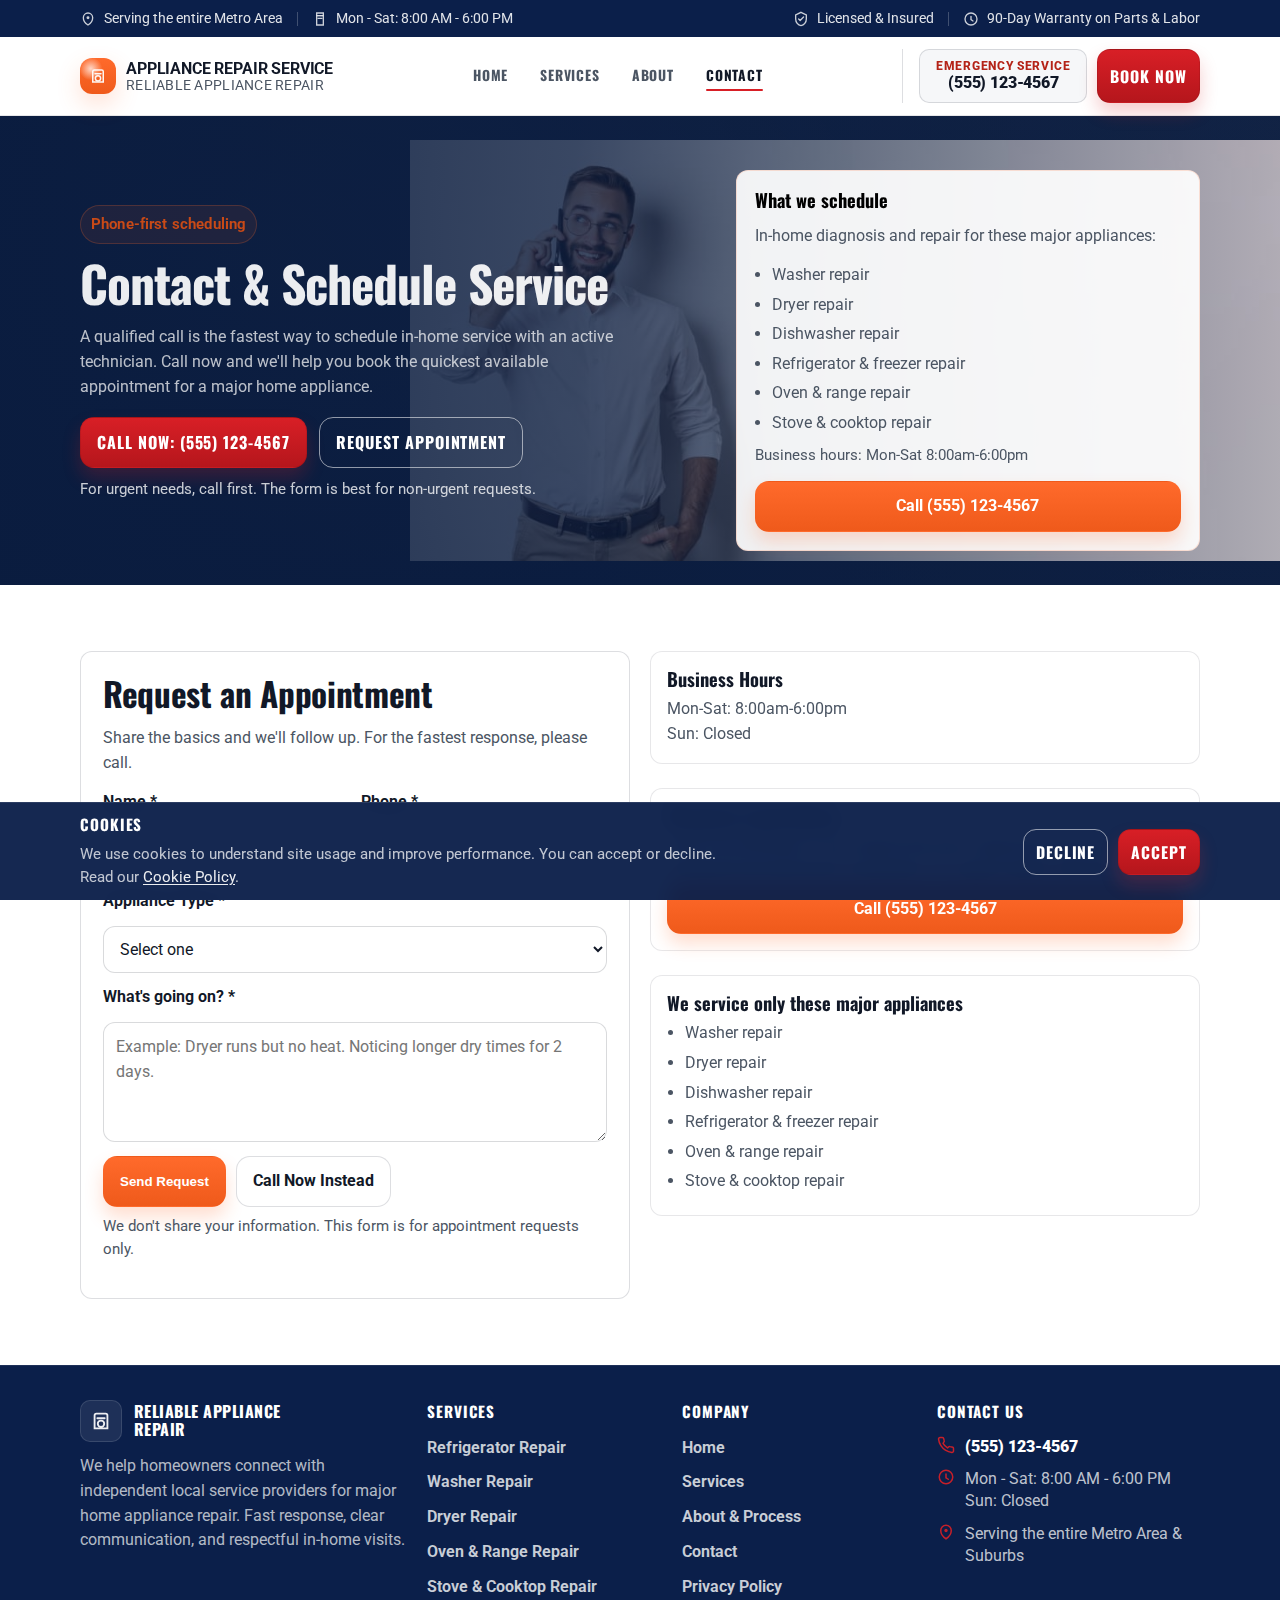
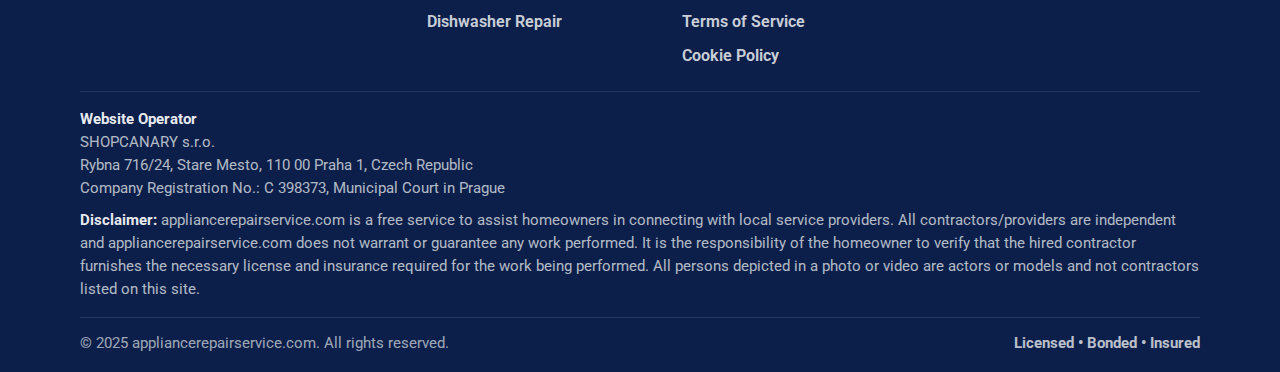
<file: contact.html>
<!doctype html>
<html lang="en">
  <head>
    <meta charset="utf-8" />
    <meta name="viewport" content="width=device-width, initial-scale=1" />
    <meta
      name="description"
      content="Phone-first appliance repair scheduling. Tap to call (555) 123-4567 or request an appointment for washer, dryer, dishwasher, refrigerator/freezer, oven/range, and stove/cooktop repair."
    />
    <title>Contact &amp; Schedule Service | Call (555) 123-4567</title>
    <link rel="canonical" href="https://www.example.com/contact.html" />
    <link rel="icon" href="assets/favicon.svg" type="image/svg+xml" />
    <link rel="preconnect" href="https://fonts.googleapis.com" />
    <link rel="preconnect" href="https://fonts.gstatic.com" crossorigin />
    <link
      href="https://fonts.googleapis.com/css2?family=Oswald:wght@400;500;600;700&family=Roboto:wght@300;400;500;700&display=swap"
      rel="stylesheet"
    />
    <link rel="stylesheet" href="assets/styles.css" />
    <script defer src="assets/main.js"></script>
  </head>
  <body>
    <a class="skip-link" href="#main">Skip to content</a>

    <header class="site-header" data-header>
      <div class="topbar" aria-label="Service information">
        <div class="container">
          <div class="topbar-inner">
            <div class="topbar-group">
              <span class="topbar-item">
                <svg viewBox="0 0 24 24" fill="none" aria-hidden="true">
                  <path
                    d="M12 21s7-4.4 7-11a7 7 0 1 0-14 0c0 6.6 7 11 7 11Z"
                    stroke="currentColor"
                    stroke-width="2"
                  />
                  <circle cx="12" cy="10" r="2.2" fill="currentColor" />
                </svg>
                Serving the entire Metro Area
              </span>
              <span class="topbar-sep" aria-hidden="true"></span>
              <span class="topbar-item">
                <svg viewBox="0 0 24 24" fill="none" aria-hidden="true">
                  <path
                    d="M7 3h10v4H7z"
                    stroke="currentColor"
                    stroke-width="2"
                  />
                  <path
                    d="M7 7h10v14H7z"
                    stroke="currentColor"
                    stroke-width="2"
                  />
                  <path
                    d="M9 11h6"
                    stroke="currentColor"
                    stroke-width="2"
                    stroke-linecap="round"
                  />
                </svg>
                Mon - Sat: 8:00 AM - 6:00 PM
              </span>
            </div>
            <div class="topbar-group" aria-label="Trust badges">
              <span class="topbar-item">
                <svg viewBox="0 0 24 24" fill="none" aria-hidden="true">
                  <path
                    d="M12 2l8 4v6c0 5-3.4 9.4-8 10-4.6-.6-8-5-8-10V6l8-4Z"
                    stroke="currentColor"
                    stroke-width="2"
                  />
                  <path
                    d="M8.5 12l2.2 2.2L15.8 9"
                    stroke="currentColor"
                    stroke-width="2"
                    stroke-linecap="round"
                    stroke-linejoin="round"
                  />
                </svg>
                Licensed &amp; Insured
              </span>
              <span class="topbar-sep" aria-hidden="true"></span>
              <span class="topbar-item">
                <svg viewBox="0 0 24 24" fill="none" aria-hidden="true">
                  <path
                    d="M12 8v5l3 2"
                    stroke="currentColor"
                    stroke-width="2"
                    stroke-linecap="round"
                  />
                  <path
                    d="M21 12a9 9 0 1 1-9-9 9 9 0 0 1 9 9Z"
                    stroke="currentColor"
                    stroke-width="2"
                  />
                </svg>
                90-Day Warranty on Parts &amp; Labor
              </span>
            </div>
          </div>
        </div>
      </div>
      <div class="container">
        <div class="header-inner">
          <a
            class="brand"
            href="index.html"
            aria-label="Appliance Repair Service home"
          >
            <span class="brand-mark" aria-hidden="true">
              <svg viewBox="0 0 24 24" fill="none">
                <path
                  d="M7 4h10a2 2 0 0 1 2 2v14H5V6a2 2 0 0 1 2-2Z"
                  stroke="currentColor"
                  stroke-width="2"
                />
                <path
                  d="M8 9h8"
                  stroke="currentColor"
                  stroke-width="2"
                  stroke-linecap="round"
                />
                <circle
                  cx="12"
                  cy="15"
                  r="3.5"
                  stroke="currentColor"
                  stroke-width="2"
                />
              </svg>
            </span>
            <span class="brand-text">
              <strong>Appliance Repair Service</strong>
              <span>Reliable Appliance Repair</span>
            </span>
          </a>

          <nav class="nav" aria-label="Primary">
            <a href="index.html">Home</a>
            <a href="services.html">Services</a>
            <a href="about.html">About</a>
            <a href="contact.html" aria-current="page">Contact</a>
          </nav>

          <div class="header-actions">
            <div class="header-cta" aria-label="Primary actions">
              <div class="phone-box" aria-label="Emergency service phone">
                <small>Emergency Service</small>
                <a href="tel:+15551234567">(555) 123-4567</a>
              </div>
              <a
                class="btn btn-danger btn-sm"
                href="tel:+15551234567"
                aria-label="Book now by calling (555) 123-4567"
                >Book Now</a>
            </div>
            <button
              class="menu-btn"
              type="button"
              data-menu-btn
              aria-label="Open menu"
              aria-controls="mobile-nav"
              aria-expanded="false"
            >
              <svg viewBox="0 0 24 24" fill="none" aria-hidden="true">
                <path
                  d="M4 7h16M4 12h16M4 17h16"
                  stroke="currentColor"
                  stroke-width="2"
                  stroke-linecap="round"
                />
              </svg>
            </button>
          </div>
        </div>

        <nav
          id="mobile-nav"
          class="mobile-nav"
          data-mobile-nav
          aria-label="Mobile"
        >
          <a href="index.html">Home</a>
          <a href="services.html">Services</a>
          <a href="about.html">About</a>
          <a href="contact.html" aria-current="page">Contact</a>
        </nav>
      </div>
    </header>

    <main id="main">
      <section
        class="hero-dark contact-hero"
        aria-label="Contact and scheduling"
        style="--hero-img: url(&quot;image/contact.jpg&quot;)"
      >
        <div class="container">
          <div class="hero-grid">
            <div>
              <span class="eyebrow">Phone-first scheduling</span>
              <h1 style="margin-top: 10px">Contact &amp; Schedule Service</h1>
              <p class="hero-lead" style="max-width: 62ch">
                A qualified call is the fastest way to schedule in-home service
                with an active technician. Call now and we'll help you book the
                quickest available appointment for a major home appliance.
              </p>

              <div class="hero-actions" aria-label="Contact primary actions">
                <a class="btn btn-danger" href="tel:+15551234567"
                  >Call Now: (555) 123-4567</a>
                <a class="btn btn-outline-light" href="#appointment"
                  >Request Appointment</a>
              </div>

              <p
                class="hint"
                style="color: rgba(255, 255, 255, 0.78); margin-top: 10px"
              >
                For urgent needs, call first. The form is best for non-urgent
                requests.
              </p>
            </div>

            <div class="callout" style="background: rgba(255, 255, 255, 0.92)">
              <h3 style="margin-top: 0; color: #000">What we schedule</h3>
              <p class="muted">
                In-home diagnosis and repair for these major appliances:
              </p>
              <ul class="muted">
                <li>Washer repair</li>
                <li>Dryer repair</li>
                <li>Dishwasher repair</li>
                <li>Refrigerator &amp; freezer repair</li>
                <li>Oven &amp; range repair</li>
                <li>Stove &amp; cooktop repair</li>
              </ul>
              <p class="hint">Business hours: Mon-Sat 8:00am-6:00pm</p>
              <div class="actions" style="margin-top: 12px">
                <a class="btn btn-primary btn-block" href="tel:+15551234567"
                  >Call (555) 123-4567</a>
              </div>
            </div>
          </div>
        </div>
      </section>

      <section class="section" id="appointment">
        <div class="container">
          <div class="split">
            <div class="surface contact-form">
              <h2 style="margin-top: 0">Request an Appointment</h2>
              <p class="muted">
                Share the basics and we'll follow up. For the fastest response,
                please call.
              </p>
              <noscript>
                <p class="status">
                  JavaScript is disabled. Please call
                  <a href="tel:+15551234567">(555) 123-4567</a> to schedule.
                </p>
              </noscript>
              <form data-appointment-form>
                <div class="form-grid" style="margin-top: 12px">
                  <div class="field">
                    <label for="name"
                      >Name <span aria-hidden="true">*</span></label>
                    <input id="name" name="name" autocomplete="name" required />
                  </div>
                  <div class="field">
                    <label for="phone"
                      >Phone <span aria-hidden="true">*</span></label>
                    <input
                      id="phone"
                      name="phone"
                      inputmode="tel"
                      autocomplete="tel"
                      required
                      placeholder="(555) 123-4567"
                    />
                  </div>
                  <div class="field span-2">
                    <label for="appliance"
                      >Appliance Type <span aria-hidden="true">*</span></label>
                    <select id="appliance" name="appliance" required>
                      <option value="" selected disabled>Select one</option>
                      <option>Washer repair</option>
                      <option>Dryer repair</option>
                      <option>Dishwasher repair</option>
                      <option>Refrigerator &amp; freezer repair</option>
                      <option>Oven &amp; range repair</option>
                      <option>Stove / cooktop repair</option>
                      <option>Washer / dryer repair</option>
                    </select>
                  </div>
                  <div class="field span-2">
                    <label for="issue"
                      >What's going on? <span aria-hidden="true">*</span></label>
                    <textarea
                      id="issue"
                      name="issue"
                      required
                      placeholder="Example: Dryer runs but no heat. Noticing longer dry times for 2 days."
                    ></textarea>
                  </div>
                </div>
                <div
                  class="actions"
                  style="
                    display: flex;
                    gap: 10px;
                    flex-wrap: wrap;
                    margin-top: 14px;
                  "
                >
                  <button class="btn btn-primary" type="submit">
                    Send Request
                  </button>
                  <a class="btn btn-ghost" href="tel:+15551234567"
                    >Call Now Instead</a>
                </div>
                <p class="hint">
                  We don't share your information. This form is for appointment
                  requests only.
                </p>
                <div class="status" data-form-status hidden></div>
              </form>
            </div>

            <div class="contact-aside" aria-label="Contact details">
              <div class="card">
                <h3 style="margin-top: 0">Business Hours</h3>
                <p class="muted" style="margin-bottom: 0">
                  Mon-Sat: 8:00am-6:00pm<br />Sun: Closed
                </p>
              </div>
              <div class="card" style="margin-top: 12px">
                <h3 style="margin-top: 0">Response expectations</h3>
                <p class="muted">
                  Calls are prioritized. If you submit the form, response timing
                  can vary by workload and technician availability. For urgent
                  needs, call now.
                </p>
                <a class="btn btn-primary btn-block" href="tel:+15551234567"
                  >Call (555) 123-4567</a>
              </div>
              <div class="card" style="margin-top: 12px">
                <h3 style="margin-top: 0">
                  We service only these major appliances
                </h3>
                <ul class="muted">
                  <li>Washer repair</li>
                  <li>Dryer repair</li>
                  <li>Dishwasher repair</li>
                  <li>Refrigerator &amp; freezer repair</li>
                  <li>Oven &amp; range repair</li>
                  <li>Stove &amp; cooktop repair</li>
                </ul>
              </div>
            </div>
          </div>
        </div>
      </section>
    </main>

    <footer class="site-footer">
      <div class="container">
        <div class="footer-grid">
          <div class="footer-brand">
            <div class="logo-row">
              <span class="logo-mark" aria-hidden="true">
                <svg viewBox="0 0 24 24" fill="none">
                  <path
                    d="M7 4h10a2 2 0 0 1 2 2v14H5V6a2 2 0 0 1 2-2Z"
                    stroke="currentColor"
                    stroke-width="2"
                  />
                  <path
                    d="M8 9h8"
                    stroke="currentColor"
                    stroke-width="2"
                    stroke-linecap="round"
                  />
                  <circle
                    cx="12"
                    cy="15"
                    r="3.5"
                    stroke="currentColor"
                    stroke-width="2"
                  />
                </svg>
              </span>
              <div>
                <div class="name">Reliable Appliance<br />Repair</div>
              </div>
            </div>
            <p>
              We help homeowners connect with independent local service
              providers for major home appliance repair. Fast response, clear
              communication, and respectful in-home visits.
            </p>
          </div>

          <div>
            <p class="footer-title">Services</p>
            <div class="footer-links" aria-label="Service links">
              <a href="refrigerator-freezer-repair.html">Refrigerator Repair</a>
              <a href="washer-repair.html">Washer Repair</a>
              <a href="dryer-repair.html">Dryer Repair</a>
              <a href="oven-repair.html">Oven &amp; Range Repair</a>
              <a href="stove-cooktop-repair.html">Stove &amp; Cooktop Repair</a>
              <a href="dishwasher-repair.html">Dishwasher Repair</a>
            </div>
          </div>

          <div>
            <p class="footer-title">Company</p>
            <div class="footer-links" aria-label="Company links">
              <a href="index.html">Home</a>
              <a href="services.html">Services</a>
              <a href="about.html">About &amp; Process</a>
              <a href="contact.html">Contact</a>
              <a href="privacy-policy.html">Privacy Policy</a>
              <a href="terms-of-service.html">Terms of Service</a>
              <a href="cookie-policy.html">Cookie Policy</a>
            </div>
          </div>

          <div>
            <p class="footer-title">Contact Us</p>
            <div class="footer-contact">
              <div class="contact-item">
                <svg viewBox="0 0 24 24" fill="none" aria-hidden="true">
                  <path
                    d="M22 16.92v3a2 2 0 0 1-2.18 2 19.79 19.79 0 0 1-8.63-3.07 19.5 19.5 0 0 1-6-6A19.79 19.79 0 0 1 2.08 4.18 2 2 0 0 1 4.06 2h3a2 2 0 0 1 2 1.72c.1.73.27 1.45.5 2.14a2 2 0 0 1-.45 2.11L8.09 9.91a16 16 0 0 0 6 6l1.27-1.27a2 2 0 0 1 2.11-.45c.69.23 1.41.4 2.14.5A2 2 0 0 1 22 16.92Z"
                    stroke="currentColor"
                    stroke-width="2"
                    stroke-linecap="round"
                    stroke-linejoin="round"
                  />
                </svg>
                <div>
                  <a href="tel:+15551234567">(555) 123-4567</a>
                </div>
              </div>
              <div class="contact-item">
                <svg viewBox="0 0 24 24" fill="none" aria-hidden="true">
                  <path
                    d="M12 8v5l3 2"
                    stroke="currentColor"
                    stroke-width="2"
                    stroke-linecap="round"
                  />
                  <path
                    d="M21 12a9 9 0 1 1-9-9 9 9 0 0 1 9 9Z"
                    stroke="currentColor"
                    stroke-width="2"
                  />
                </svg>
                <div>
                  Mon - Sat: 8:00 AM - 6:00 PM<br />
                  Sun: Closed
                </div>
              </div>
              <div class="contact-item">
                <svg viewBox="0 0 24 24" fill="none" aria-hidden="true">
                  <path
                    d="M12 21s7-4.4 7-11a7 7 0 1 0-14 0c0 6.6 7 11 7 11Z"
                    stroke="currentColor"
                    stroke-width="2"
                  />
                  <circle cx="12" cy="10" r="2.2" fill="currentColor" />
                </svg>
                <div>Serving the entire Metro Area &amp; Suburbs</div>
              </div>
            </div>
          </div>
        </div>

        <div class="footer-legal" aria-label="Legal notice">
          <p style="margin: 0 0 10px">
            <strong>Website Operator</strong><br />
            SHOPCANARY s.r.o.<br />
            Rybna 716/24, Stare Mesto, 110 00 Praha 1, Czech Republic<br />
            Company Registration No.: C 398373, Municipal Court in Prague
          </p>
          <p style="margin: 0">
            <strong>Disclaimer:</strong> appliancerepairservice.com is a free
            service to assist homeowners in connecting with local service
            providers. All contractors/providers are independent and
            appliancerepairservice.com does not warrant or guarantee any work
            performed. It is the responsibility of the homeowner to verify that
            the hired contractor furnishes the necessary license and insurance
            required for the work being performed. All persons depicted in a
            photo or video are actors or models and not contractors listed on
            this site.
          </p>
        </div>

        <div class="footer-bottom" aria-label="Footer bottom">
          <div>
            &copy; 2025 appliancerepairservice.com. All rights reserved.
          </div>
          <div class="trust">Licensed &bull; Bonded &bull; Insured</div>
        </div>
      </div>
    </footer>

    <div class="mobile-callbar" role="region" aria-label="Call now">
      <div class="mobile-callbar-inner">
        <div>
          <p><strong>Tap to call</strong> for fastest scheduling.</p>
        </div>
        <a
          class="btn btn-danger btn-sm"
          href="tel:+15551234567"
          aria-label="Call now at (555) 123-4567"
          >Call Now</a>
      </div>
    </div>
  </body>
</html>
</file>
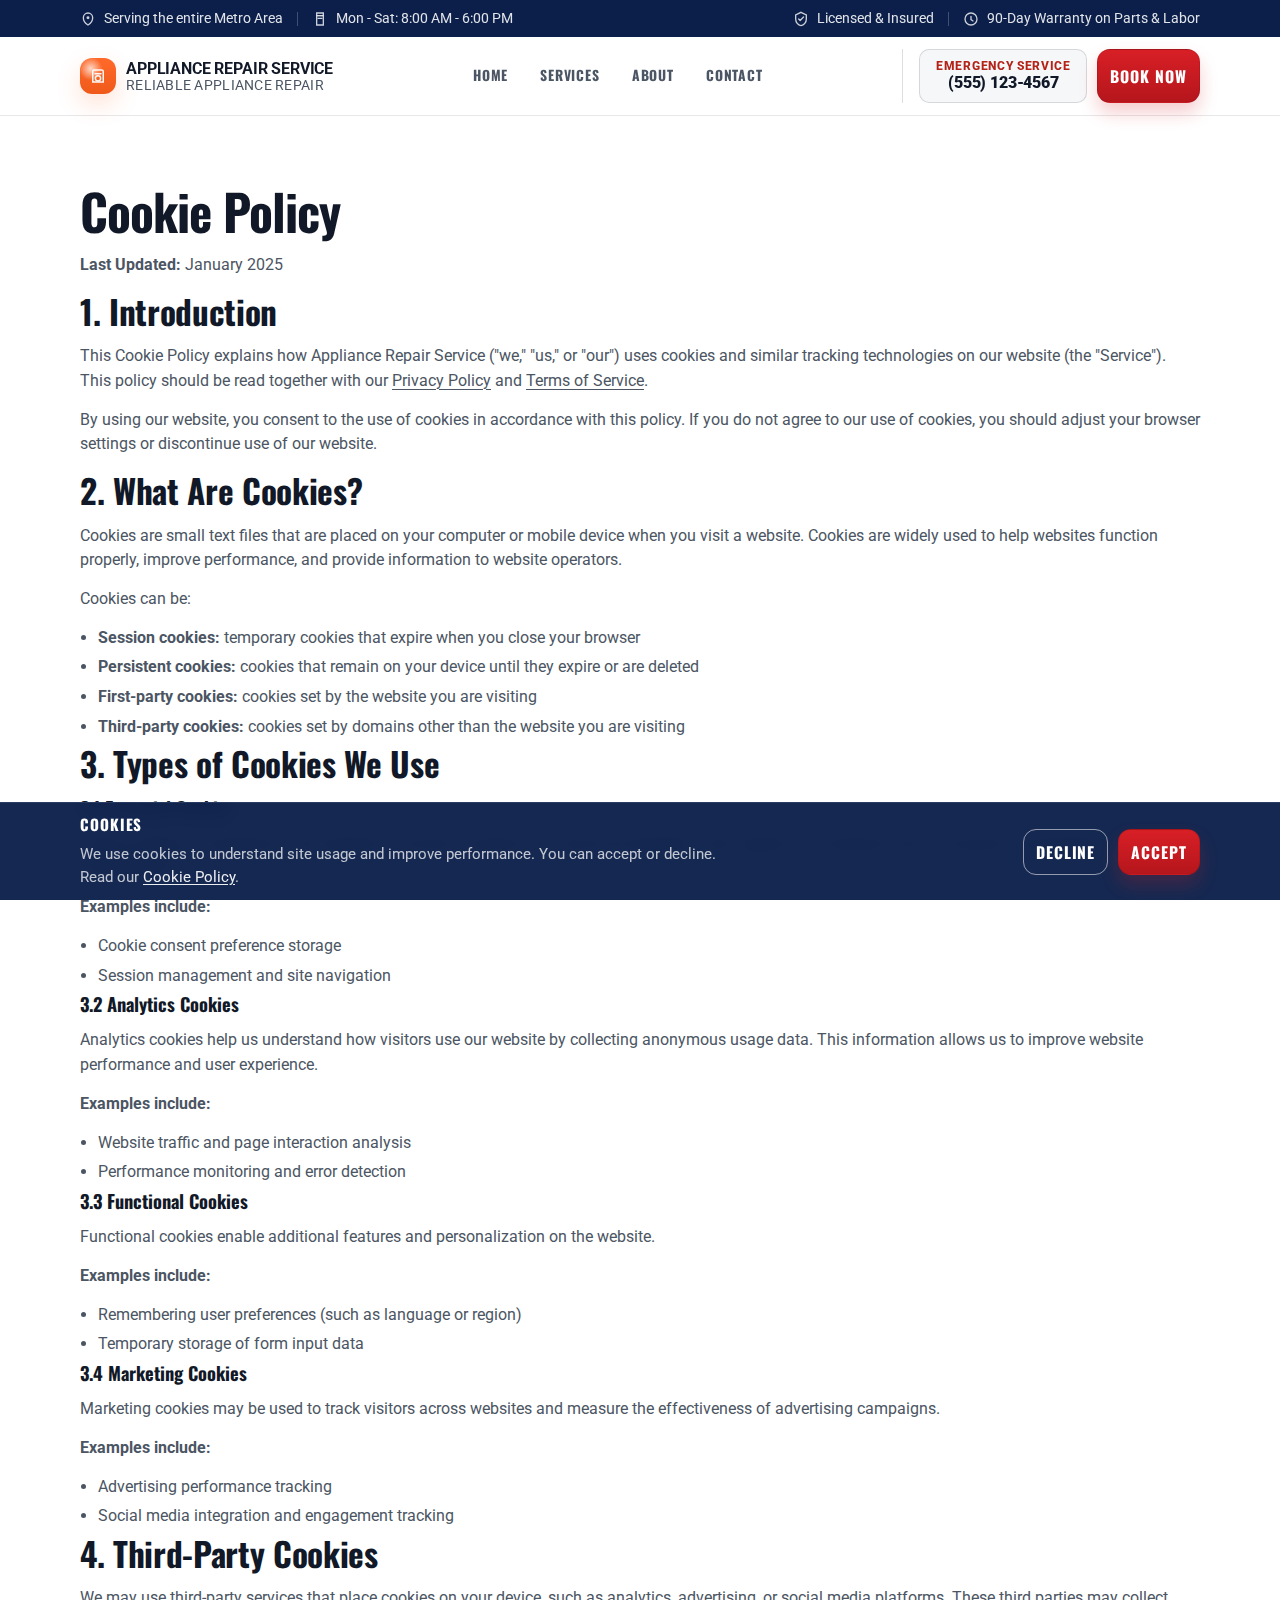
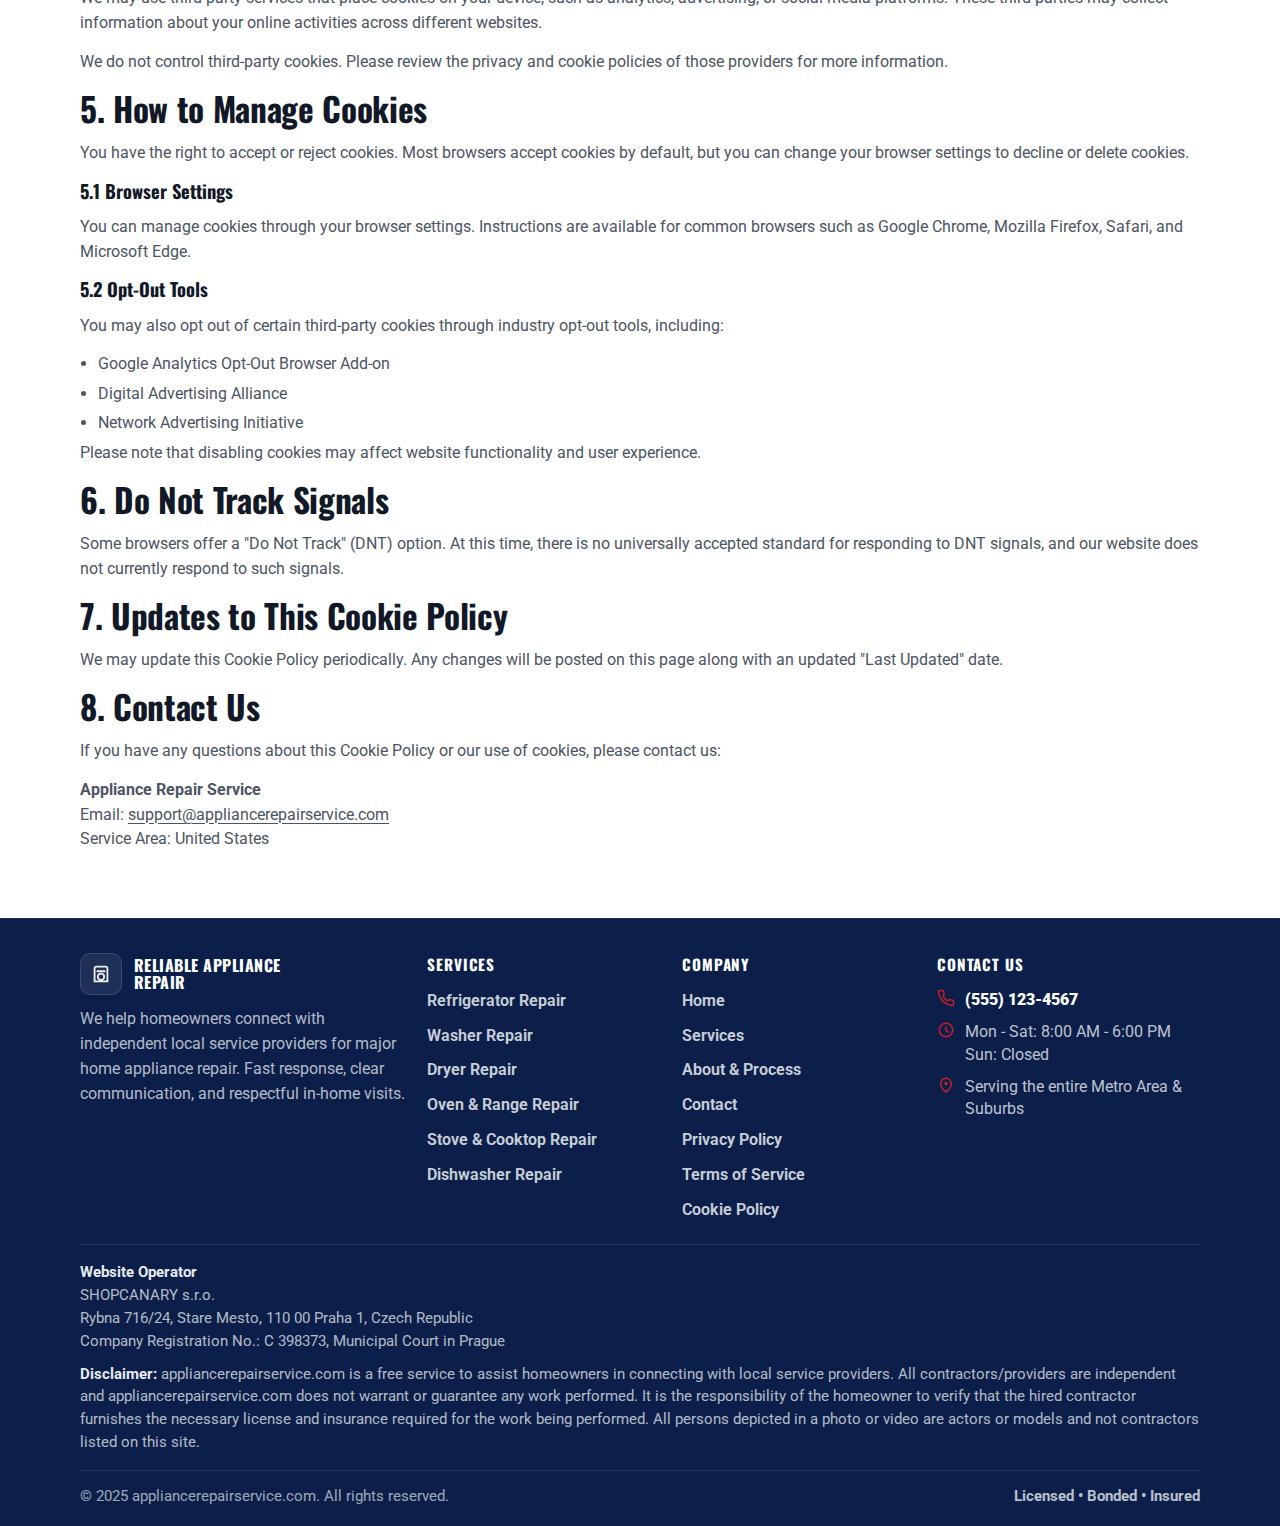
<file: cookie-policy.html>
<!doctype html>
<html lang="en">
  <head>
    <meta charset="utf-8" />
    <meta name="viewport" content="width=device-width, initial-scale=1" />
    <meta
      name="description"
      content="Cookie Policy for appliancerepairservice.com."
    />
    <title>Cookie Policy | Appliance Repair Service</title>
    <link rel="canonical" href="https://www.example.com/cookie-policy.html" />
    <link rel="icon" href="assets/favicon.svg" type="image/svg+xml" />
    <link rel="preconnect" href="https://fonts.googleapis.com" />
    <link rel="preconnect" href="https://fonts.gstatic.com" crossorigin />
    <link
      href="https://fonts.googleapis.com/css2?family=Oswald:wght@400;500;600;700&family=Roboto:wght@300;400;500;700&display=swap"
      rel="stylesheet"
    />
    <link rel="stylesheet" href="assets/styles.css" />
    <script defer src="assets/main.js"></script>
  </head>
  <body>
    <a class="skip-link" href="#main">Skip to content</a>

    <header class="site-header" data-header>
      <div class="topbar" aria-label="Service information">
        <div class="container">
          <div class="topbar-inner">
            <div class="topbar-group">
              <span class="topbar-item">
                <svg viewBox="0 0 24 24" fill="none" aria-hidden="true">
                  <path
                    d="M12 21s7-4.4 7-11a7 7 0 1 0-14 0c0 6.6 7 11 7 11Z"
                    stroke="currentColor"
                    stroke-width="2"
                  />
                  <circle cx="12" cy="10" r="2.2" fill="currentColor" />
                </svg>
                Serving the entire Metro Area
              </span>
              <span class="topbar-sep" aria-hidden="true"></span>
              <span class="topbar-item">
                <svg viewBox="0 0 24 24" fill="none" aria-hidden="true">
                  <path
                    d="M7 3h10v4H7z"
                    stroke="currentColor"
                    stroke-width="2"
                  />
                  <path
                    d="M7 7h10v14H7z"
                    stroke="currentColor"
                    stroke-width="2"
                  />
                  <path
                    d="M9 11h6"
                    stroke="currentColor"
                    stroke-width="2"
                    stroke-linecap="round"
                  />
                </svg>
                Mon - Sat: 8:00 AM - 6:00 PM
              </span>
            </div>
            <div class="topbar-group" aria-label="Trust badges">
              <span class="topbar-item">
                <svg viewBox="0 0 24 24" fill="none" aria-hidden="true">
                  <path
                    d="M12 2l8 4v6c0 5-3.4 9.4-8 10-4.6-.6-8-5-8-10V6l8-4Z"
                    stroke="currentColor"
                    stroke-width="2"
                  />
                  <path
                    d="M8.5 12l2.2 2.2L15.8 9"
                    stroke="currentColor"
                    stroke-width="2"
                    stroke-linecap="round"
                    stroke-linejoin="round"
                  />
                </svg>
                Licensed &amp; Insured
              </span>
              <span class="topbar-sep" aria-hidden="true"></span>
              <span class="topbar-item">
                <svg viewBox="0 0 24 24" fill="none" aria-hidden="true">
                  <path
                    d="M12 8v5l3 2"
                    stroke="currentColor"
                    stroke-width="2"
                    stroke-linecap="round"
                  />
                  <path
                    d="M21 12a9 9 0 1 1-9-9 9 9 0 0 1 9 9Z"
                    stroke="currentColor"
                    stroke-width="2"
                  />
                </svg>
                90-Day Warranty on Parts &amp; Labor
              </span>
            </div>
          </div>
        </div>
      </div>

      <div class="container">
        <div class="header-inner">
          <a class="brand" href="index.html" aria-label="Home">
            <span class="brand-mark" aria-hidden="true">
              <svg viewBox="0 0 24 24" fill="none">
                <path
                  d="M7 4h10a2 2 0 0 1 2 2v14H5V6a2 2 0 0 1 2-2Z"
                  stroke="currentColor"
                  stroke-width="2"
                />
                <path
                  d="M8 9h8"
                  stroke="currentColor"
                  stroke-width="2"
                  stroke-linecap="round"
                />
                <circle
                  cx="12"
                  cy="15"
                  r="3.5"
                  stroke="currentColor"
                  stroke-width="2"
                />
              </svg>
            </span>
            <span class="brand-text">
              <strong>Appliance Repair Service</strong>
              <span>Reliable Appliance Repair</span>
            </span>
          </a>

          <nav class="nav" aria-label="Primary">
            <a href="index.html">Home</a>
            <a href="services.html">Services</a>
            <a href="about.html">About</a>
            <a href="contact.html">Contact</a>
          </nav>

          <div class="header-actions">
            <div class="header-cta" aria-label="Primary actions">
              <div class="phone-box" aria-label="Emergency service phone">
                <small>Emergency Service</small>
                <a href="tel:+15551234567">(555) 123-4567</a>
              </div>
              <a
                class="btn btn-danger btn-sm"
                href="tel:+15551234567"
                aria-label="Book now by calling (555) 123-4567"
                >Book Now</a>
            </div>
            <button
              class="menu-btn"
              type="button"
              data-menu-btn
              aria-label="Open menu"
              aria-controls="mobile-nav"
              aria-expanded="false"
            >
              <svg viewBox="0 0 24 24" fill="none" aria-hidden="true">
                <path
                  d="M4 7h16M4 12h16M4 17h16"
                  stroke="currentColor"
                  stroke-width="2"
                  stroke-linecap="round"
                />
              </svg>
            </button>
          </div>
        </div>

        <nav id="mobile-nav" class="mobile-nav" data-mobile-nav aria-label="Mobile">
          <a href="index.html">Home</a>
          <a href="services.html">Services</a>
          <a href="about.html">About</a>
          <a href="contact.html">Contact</a>
        </nav>
      </div>
    </header>

    <main id="main">
      <section class="section">
        <div class="container">
          <h1>Cookie Policy</h1>
          <p class="muted"><strong>Last Updated:</strong> January 2025</p>

          <h2>1. Introduction</h2>
          <p class="muted">
            This Cookie Policy explains how Appliance Repair Service
            (&quot;we,&quot; &quot;us,&quot; or &quot;our&quot;) uses cookies and
            similar tracking technologies on our website (the &quot;Service&quot;).
            This policy should be read together with our
            <a href="privacy-policy.html">Privacy Policy</a> and
            <a href="terms-of-service.html">Terms of Service</a>.
          </p>
          <p class="muted">
            By using our website, you consent to the use of cookies in accordance
            with this policy. If you do not agree to our use of cookies, you
            should adjust your browser settings or discontinue use of our
            website.
          </p>

          <h2>2. What Are Cookies?</h2>
          <p class="muted">
            Cookies are small text files that are placed on your computer or
            mobile device when you visit a website. Cookies are widely used to
            help websites function properly, improve performance, and provide
            information to website operators.
          </p>
          <p class="muted">Cookies can be:</p>
          <ul class="muted">
            <li><strong>Session cookies:</strong> temporary cookies that expire when you close your browser</li>
            <li><strong>Persistent cookies:</strong> cookies that remain on your device until they expire or are deleted</li>
            <li><strong>First-party cookies:</strong> cookies set by the website you are visiting</li>
            <li><strong>Third-party cookies:</strong> cookies set by domains other than the website you are visiting</li>
          </ul>

          <h2>3. Types of Cookies We Use</h2>
          <h3>3.1 Essential Cookies</h3>
          <p class="muted">
            These cookies are required for the website to function correctly and
            cannot be disabled. They support core features such as security,
            accessibility, and session management.
          </p>
          <p class="muted"><strong>Examples include:</strong></p>
          <ul class="muted">
            <li>Cookie consent preference storage</li>
            <li>Session management and site navigation</li>
          </ul>

          <h3>3.2 Analytics Cookies</h3>
          <p class="muted">
            Analytics cookies help us understand how visitors use our website by
            collecting anonymous usage data. This information allows us to
            improve website performance and user experience.
          </p>
          <p class="muted"><strong>Examples include:</strong></p>
          <ul class="muted">
            <li>Website traffic and page interaction analysis</li>
            <li>Performance monitoring and error detection</li>
          </ul>

          <h3>3.3 Functional Cookies</h3>
          <p class="muted">
            Functional cookies enable additional features and personalization on
            the website.
          </p>
          <p class="muted"><strong>Examples include:</strong></p>
          <ul class="muted">
            <li>Remembering user preferences (such as language or region)</li>
            <li>Temporary storage of form input data</li>
          </ul>

          <h3>3.4 Marketing Cookies</h3>
          <p class="muted">
            Marketing cookies may be used to track visitors across websites and
            measure the effectiveness of advertising campaigns.
          </p>
          <p class="muted"><strong>Examples include:</strong></p>
          <ul class="muted">
            <li>Advertising performance tracking</li>
            <li>Social media integration and engagement tracking</li>
          </ul>

          <h2>4. Third-Party Cookies</h2>
          <p class="muted">
            We may use third-party services that place cookies on your device,
            such as analytics, advertising, or social media platforms. These
            third parties may collect information about your online activities
            across different websites.
          </p>
          <p class="muted">
            We do not control third-party cookies. Please review the privacy and
            cookie policies of those providers for more information.
          </p>

          <h2>5. How to Manage Cookies</h2>
          <p class="muted">
            You have the right to accept or reject cookies. Most browsers accept
            cookies by default, but you can change your browser settings to
            decline or delete cookies.
          </p>

          <h3>5.1 Browser Settings</h3>
          <p class="muted">
            You can manage cookies through your browser settings. Instructions
            are available for common browsers such as Google Chrome, Mozilla
            Firefox, Safari, and Microsoft Edge.
          </p>

          <h3>5.2 Opt-Out Tools</h3>
          <p class="muted">
            You may also opt out of certain third-party cookies through industry
            opt-out tools, including:
          </p>
          <ul class="muted">
            <li>Google Analytics Opt-Out Browser Add-on</li>
            <li>Digital Advertising Alliance</li>
            <li>Network Advertising Initiative</li>
          </ul>
          <p class="muted">
            Please note that disabling cookies may affect website functionality
            and user experience.
          </p>

          <h2>6. Do Not Track Signals</h2>
          <p class="muted">
            Some browsers offer a &quot;Do Not Track&quot; (DNT) option. At this
            time, there is no universally accepted standard for responding to
            DNT signals, and our website does not currently respond to such
            signals.
          </p>

          <h2>7. Updates to This Cookie Policy</h2>
          <p class="muted">
            We may update this Cookie Policy periodically. Any changes will be
            posted on this page along with an updated &quot;Last Updated&quot;
            date.
          </p>

          <h2>8. Contact Us</h2>
          <p class="muted">
            If you have any questions about this Cookie Policy or our use of
            cookies, please contact us:
          </p>
          <p class="muted" style="margin: 0">
            <strong>Appliance Repair Service</strong><br />
            Email:
            <a href="mailto:support@appliancerepairservice.com"
              >support@appliancerepairservice.com</a><br />
            Service Area: United States
          </p>
        </div>
      </section>
    </main>

    <footer class="site-footer">
      <div class="container">
        <div class="footer-grid">
          <div class="footer-brand">
            <div class="logo-row">
              <span class="logo-mark" aria-hidden="true">
                <svg viewBox="0 0 24 24" fill="none">
                  <path d="M7 4h10a2 2 0 0 1 2 2v14H5V6a2 2 0 0 1 2-2Z" stroke="currentColor" stroke-width="2" />
                  <path d="M8 9h8" stroke="currentColor" stroke-width="2" stroke-linecap="round" />
                  <circle cx="12" cy="15" r="3.5" stroke="currentColor" stroke-width="2" />
                </svg>
              </span>
              <div>
                <div class="name">Reliable Appliance<br />Repair</div>
              </div>
            </div>
            <p>
              We help homeowners connect with independent local service providers for major home appliance repair. Fast response, clear communication, and respectful in-home visits.
            </p>
          
          </div>

          <div>
            <p class="footer-title">Services</p>
            <div class="footer-links" aria-label="Service links">
              <a href="refrigerator-freezer-repair.html">Refrigerator Repair</a>
              <a href="washer-repair.html">Washer Repair</a>
              <a href="dryer-repair.html">Dryer Repair</a>
              <a href="oven-repair.html">Oven &amp; Range Repair</a>
              <a href="stove-cooktop-repair.html">Stove &amp; Cooktop Repair</a>
              <a href="dishwasher-repair.html">Dishwasher Repair</a>
            </div>
          </div>

          <div>
            <p class="footer-title">Company</p>
            <div class="footer-links" aria-label="Company links">
              <a href="index.html">Home</a>
              <a href="services.html">Services</a>
              <a href="about.html">About &amp; Process</a>
              <a href="contact.html">Contact</a>
              <a href="privacy-policy.html">Privacy Policy</a>
              <a href="terms-of-service.html">Terms of Service</a>
              <a href="cookie-policy.html">Cookie Policy</a>
            </div>
          </div>

          <div>
            <p class="footer-title">Contact Us</p>
            <div class="footer-contact">
              <div class="contact-item">
                <svg viewBox="0 0 24 24" fill="none" aria-hidden="true"><path d="M22 16.92v3a2 2 0 0 1-2.18 2 19.79 19.79 0 0 1-8.63-3.07 19.5 19.5 0 0 1-6-6A19.79 19.79 0 0 1 2.08 4.18 2 2 0 0 1 4.06 2h3a2 2 0 0 1 2 1.72c.1.73.27 1.45.5 2.14a2 2 0 0 1-.45 2.11L8.09 9.91a16 16 0 0 0 6 6l1.27-1.27a2 2 0 0 1 2.11-.45c.69.23 1.41.4 2.14.5A2 2 0 0 1 22 16.92Z" stroke="currentColor" stroke-width="2" stroke-linecap="round" stroke-linejoin="round" /></svg>
                <div>
                  <a href="tel:+15551234567">(555) 123-4567</a>
                </div>
              </div>
              <div class="contact-item">
                <svg viewBox="0 0 24 24" fill="none" aria-hidden="true"><path d="M12 8v5l3 2" stroke="currentColor" stroke-width="2" stroke-linecap="round" /><path d="M21 12a9 9 0 1 1-9-9 9 9 0 0 1 9 9Z" stroke="currentColor" stroke-width="2" /></svg>
                <div>
                  Mon - Sat: 8:00 AM - 6:00 PM<br />
                  Sun: Closed
                </div>
              </div>
              <div class="contact-item">
                <svg viewBox="0 0 24 24" fill="none" aria-hidden="true"><path d="M12 21s7-4.4 7-11a7 7 0 1 0-14 0c0 6.6 7 11 7 11Z" stroke="currentColor" stroke-width="2" /><circle cx="12" cy="10" r="2.2" fill="currentColor" /></svg>
                <div>Serving the entire Metro Area &amp; Suburbs</div>
              </div>
            </div>
          </div>
        </div>

        <div class="footer-legal" aria-label="Legal notice">
          <p style="margin: 0 0 10px">
            <strong>Website Operator</strong><br />
            SHOPCANARY s.r.o.<br />
            Rybna 716/24, Stare Mesto, 110 00 Praha 1, Czech Republic<br />
            Company Registration No.: C 398373, Municipal Court in Prague
          </p>
          <p style="margin: 0">
            <strong>Disclaimer:</strong> appliancerepairservice.com is a free service to assist homeowners in connecting with local service providers. All contractors/providers are independent and appliancerepairservice.com does not warrant or guarantee any work performed. It is the responsibility of the homeowner to verify that the hired contractor furnishes the necessary license and insurance required for the work being performed. All persons depicted in a photo or video are actors or models and not contractors listed on this site.
          </p>
        </div>

        <div class="footer-bottom" aria-label="Footer bottom">
          <div>&copy; 2025 appliancerepairservice.com. All rights reserved.</div>
          <div class="trust">Licensed &bull; Bonded &bull; Insured</div>
        </div>
      </div>
    </footer>

    <div class="mobile-callbar" role="region" aria-label="Call now">
      <div class="mobile-callbar-inner">
        <div>
          <p><strong>Tap to call</strong> for fastest scheduling.</p>
        </div>
        <a
          class="btn btn-danger btn-sm"
          href="tel:+15551234567"
          aria-label="Call now at (555) 123-4567"
          >Call Now</a>
      </div>
    </div>
  </body>
</html>
</file>
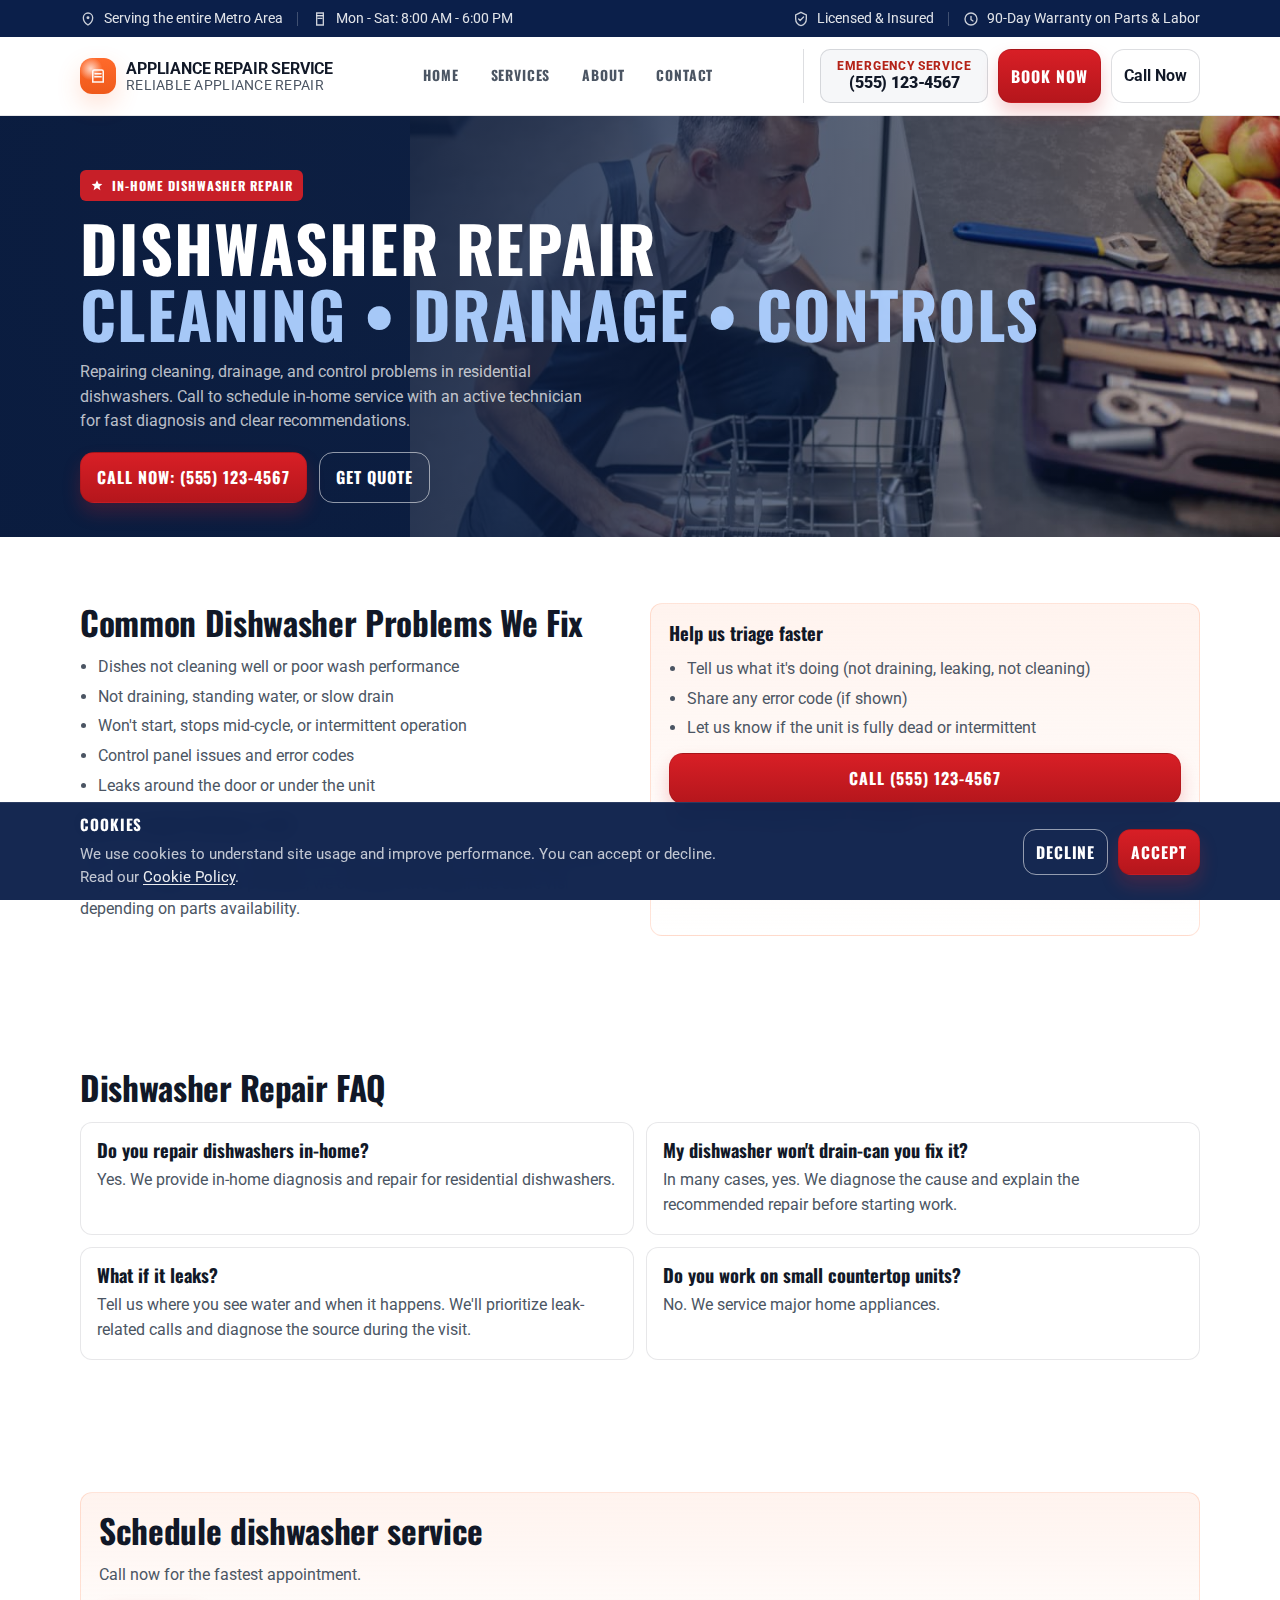
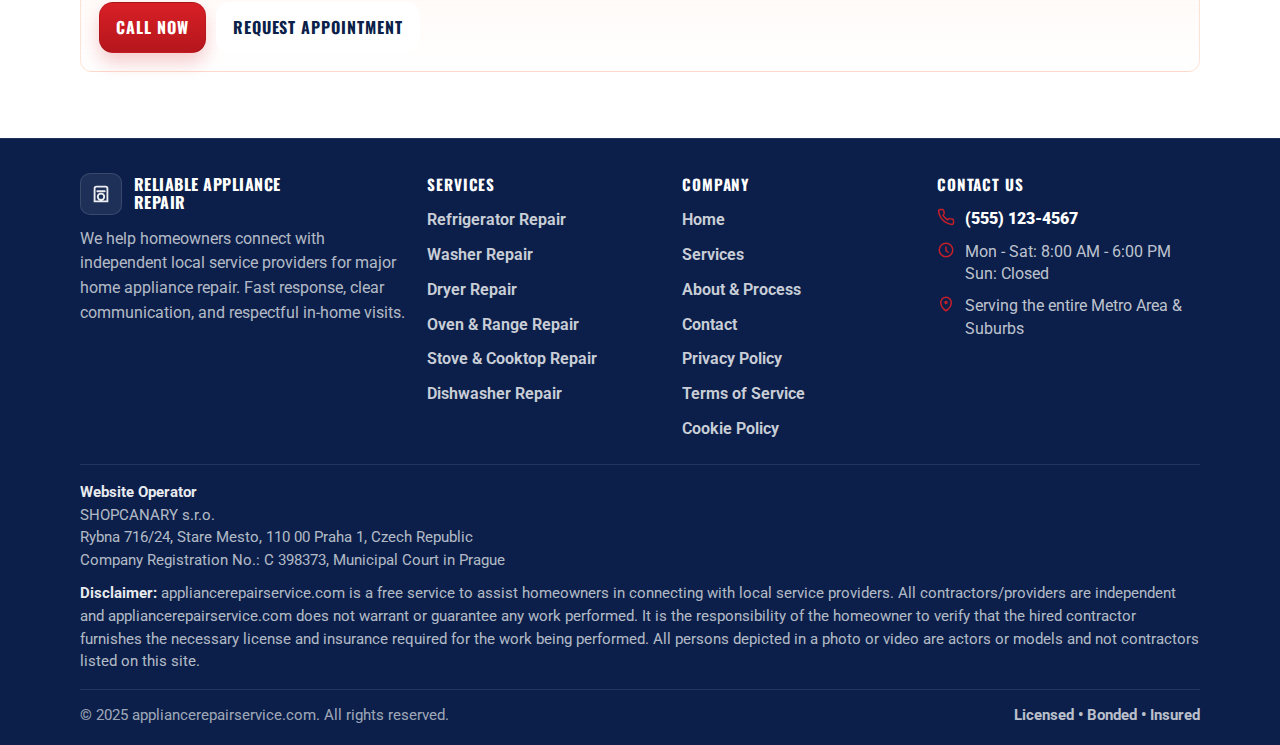
<file: dishwasher-repair.html>
<!doctype html>
<html lang="en">
  <head>
    <meta charset="utf-8" />
    <meta name="viewport" content="width=device-width, initial-scale=1" />
    <meta name="description" content="Dishwasher repair in-home for cleaning, drainage, and control problems. Call (555) 123-4567 to schedule service with an active technician." />
    <title>Dishwasher Repair | Call (555) 123-4567</title>
    <link rel="canonical" href="https://www.example.com/dishwasher-repair.html" />
    <link rel="icon" href="assets/favicon.svg" type="image/svg+xml" />
    <link rel="preconnect" href="https://fonts.googleapis.com" />
    <link rel="preconnect" href="https://fonts.gstatic.com" crossorigin />
    <link href="https://fonts.googleapis.com/css2?family=Oswald:wght@400;500;600;700&family=Roboto:wght@300;400;500;700&display=swap" rel="stylesheet" />
    <link rel="stylesheet" href="assets/styles.css" />
    <script defer src="assets/main.js"></script>
  </head>
  <body>
    <a class="skip-link" href="#main">Skip to content</a>

    <header class="site-header" data-header>
      <div class="topbar" aria-label="Service information">
        <div class="container">
          <div class="topbar-inner">
            <div class="topbar-group">
              <span class="topbar-item">
                <svg viewBox="0 0 24 24" fill="none" aria-hidden="true"><path d="M12 21s7-4.4 7-11a7 7 0 1 0-14 0c0 6.6 7 11 7 11Z" stroke="currentColor" stroke-width="2"/><circle cx="12" cy="10" r="2.2" fill="currentColor"/></svg>
                Serving the entire Metro Area
              </span>
              <span class="topbar-sep" aria-hidden="true"></span>
              <span class="topbar-item">
                <svg viewBox="0 0 24 24" fill="none" aria-hidden="true"><path d="M7 3h10v4H7z" stroke="currentColor" stroke-width="2"/><path d="M7 7h10v14H7z" stroke="currentColor" stroke-width="2"/><path d="M9 11h6" stroke="currentColor" stroke-width="2" stroke-linecap="round"/></svg>
                Mon - Sat: 8:00 AM - 6:00 PM
              </span>
            </div>
            <div class="topbar-group" aria-label="Trust badges">
              <span class="topbar-item">
                <svg viewBox="0 0 24 24" fill="none" aria-hidden="true"><path d="M12 2l8 4v6c0 5-3.4 9.4-8 10-4.6-.6-8-5-8-10V6l8-4Z" stroke="currentColor" stroke-width="2"/><path d="M8.5 12l2.2 2.2L15.8 9" stroke="currentColor" stroke-width="2" stroke-linecap="round" stroke-linejoin="round"/></svg>
                Licensed &amp; Insured
              </span>
              <span class="topbar-sep" aria-hidden="true"></span>
              <span class="topbar-item">
                <svg viewBox="0 0 24 24" fill="none" aria-hidden="true"><path d="M12 8v5l3 2" stroke="currentColor" stroke-width="2" stroke-linecap="round"/><path d="M21 12a9 9 0 1 1-9-9 9 9 0 0 1 9 9Z" stroke="currentColor" stroke-width="2"/></svg>
                90-Day Warranty on Parts &amp; Labor
              </span>
            </div>
          </div>
        </div>
      </div>

      <div class="container">
        <div class="header-inner">
          <a class="brand" href="index.html" aria-label="Appliance Repair Service home">
            <span class="brand-mark" aria-hidden="true">
              <svg viewBox="0 0 24 24" fill="none"><path d="M7 4h10a2 2 0 0 1 2 2v14H5V6a2 2 0 0 1 2-2Z" stroke="currentColor" stroke-width="2"/><path d="M7 13h10" stroke="currentColor" stroke-width="2"/><path d="M8 9h8" stroke="currentColor" stroke-width="2" stroke-linecap="round"/></svg>
            </span>
            <span class="brand-text">
              <strong>Appliance Repair Service</strong>
              <span>Reliable Appliance Repair</span>
            </span>
          </a>

          <nav class="nav" aria-label="Primary">
            <a href="index.html">Home</a>
            <a href="services.html">Services</a>
            <a href="about.html">About</a>
            <a href="contact.html">Contact</a>
          </nav>

          <div class="header-actions">
            <div class="header-cta" aria-label="Primary actions">
              <div class="phone-box" aria-label="Emergency service phone">
                <small>Emergency Service</small>
                <a href="tel:+15551234567">(555) 123-4567</a>
              </div>
              <a class="btn btn-danger btn-sm" href="tel:+15551234567" aria-label="Book now by calling (555) 123-4567">Book Now</a>
              <a class="btn btn-ghost btn-sm" href="tel:+15551234567" aria-label="Call now at (555) 123-4567">Call Now</a>
            </div>
            <button class="menu-btn" type="button" data-menu-btn aria-label="Open menu" aria-controls="mobile-nav" aria-expanded="false">
              <svg viewBox="0 0 24 24" fill="none" aria-hidden="true">
                <path d="M4 7h16M4 12h16M4 17h16" stroke="currentColor" stroke-width="2" stroke-linecap="round"/>
              </svg>
            </button>
          </div>
        </div>

        <nav id="mobile-nav" class="mobile-nav" data-mobile-nav aria-label="Mobile">
          <a href="index.html">Home</a>
          <a href="services.html">Services</a>
          <a href="about.html">About</a>
          <a href="contact.html">Contact</a>
        </nav>
      </div>
    </header>

    <main id="main">
      <section class="hero-dark" aria-label="Dishwasher repair" style="--hero-img: url(&quot;image/home/dishwasher.jpg&quot;)">
        <div class="container">
          <span class="hero-badge">
            <svg viewBox="0 0 24 24" fill="none" aria-hidden="true"><path d="M12 2l2.6 6.1 6.6.5-5 4.2 1.6 6.3-5.8-3.5-5.8 3.5 1.6-6.3-5-4.2 6.6-.5L12 2Z" fill="currentColor"/></svg>
            In-home dishwasher repair
          </span>
          <h1 class="hero-title">Dishwasher Repair <span class="accent">Cleaning • Drainage • Controls</span></h1>
          <p class="hero-lead">
            Repairing cleaning, drainage, and control problems in residential dishwashers. Call to schedule in-home service with an active technician for fast diagnosis and clear recommendations.
          </p>
          <div class="hero-actions">
            <a class="btn btn-danger" href="tel:+15551234567">Call Now: (555) 123-4567</a>
            <a class="btn btn-outline-light" href="contact.html#appointment">Get Quote</a>
          </div>
        </div>
      </section>

      <section class="section">
        <div class="container">
          <div class="split">
            <div>
              <h2>Common Dishwasher Problems We Fix</h2>
              <ul class="muted">
                <li>Dishes not cleaning well or poor wash performance</li>
                <li>Not draining, standing water, or slow drain</li>
                <li>Won't start, stops mid-cycle, or intermittent operation</li>
                <li>Control panel issues and error codes</li>
                <li>Leaks around the door or under the unit</li>
              </ul>

              <h3 style="margin-top:14px;">What to expect during a visit</h3>
              <p class="muted">
                We confirm symptoms, identify the cause, and explain the repair path before any work begins. When possible, we complete the repair the same visit depending on parts availability.
              </p>
            </div>

            <div class="callout">
              <h3 style="margin-top:0;">Help us triage faster</h3>
              <ul class="muted">
                <li>Tell us what it's doing (not draining, leaking, not cleaning)</li>
                <li>Share any error code (if shown)</li>
                <li>Let us know if the unit is fully dead or intermittent</li>
              </ul>
              <div class="actions">
                <a class="btn btn-danger btn-block" href="tel:+15551234567">Call (555) 123-4567</a>
              </div>
              <p class="hint">Phone is the fastest way to schedule.</p>
            </div>
          </div>
        </div>
      </section>

      <section class="section" id="faq">
        <div class="container">
          <h2>Dishwasher Repair FAQ</h2>
          <div class="grid cols-2" style="margin-top:16px;">
            <div class="card">
              <h3 style="margin-top:0;">Do you repair dishwashers in-home?</h3>
              <p class="muted">Yes. We provide in-home diagnosis and repair for residential dishwashers.</p>
            </div>
            <div class="card">
              <h3 style="margin-top:0;">My dishwasher won't drain-can you fix it?</h3>
              <p class="muted">In many cases, yes. We diagnose the cause and explain the recommended repair before starting work.</p>
            </div>
            <div class="card">
              <h3 style="margin-top:0;">What if it leaks?</h3>
              <p class="muted">Tell us where you see water and when it happens. We'll prioritize leak-related calls and diagnose the source during the visit.</p>
            </div>
            <div class="card">
              <h3 style="margin-top:0;">Do you work on small countertop units?</h3>
              <p class="muted">No. We service major home appliances.</p>
            </div>
          </div>
        </div>
      </section>

      <section class="section">
        <div class="container">
          <div class="callout">
            <h2 style="margin-top:0;">Schedule dishwasher service</h2>
            <p class="muted">Call now for the fastest appointment.</p>
            <div class="actions">
              <a class="btn btn-danger" href="tel:+15551234567">Call Now</a>
              <a class="btn btn-outline-dark" href="contact.html#appointment">Request Appointment</a>
            </div>
          </div>
        </div>
      </section>
    </main>

    <footer class="site-footer">
      <div class="container">
        <div class="footer-grid">
          <div class="footer-brand">
            <div class="logo-row">
              <span class="logo-mark" aria-hidden="true">
                <svg viewBox="0 0 24 24" fill="none">
                  <path d="M7 4h10a2 2 0 0 1 2 2v14H5V6a2 2 0 0 1 2-2Z" stroke="currentColor" stroke-width="2" />
                  <path d="M8 9h8" stroke="currentColor" stroke-width="2" stroke-linecap="round" />
                  <circle cx="12" cy="15" r="3.5" stroke="currentColor" stroke-width="2" />
                </svg>
              </span>
              <div>
                <div class="name">Reliable Appliance<br />Repair</div>
              </div>
            </div>
            <p>
              We help homeowners connect with independent local service providers for major home appliance repair. Fast response, clear communication, and respectful in-home visits.
            </p>
            
          </div>

          <div>
            <p class="footer-title">Services</p>
            <div class="footer-links" aria-label="Service links">
              <a href="refrigerator-freezer-repair.html">Refrigerator Repair</a>
              <a href="washer-repair.html">Washer Repair</a>
              <a href="dryer-repair.html">Dryer Repair</a>
              <a href="oven-repair.html">Oven &amp; Range Repair</a>
              <a href="stove-cooktop-repair.html">Stove &amp; Cooktop Repair</a>
              <a href="dishwasher-repair.html">Dishwasher Repair</a>
            </div>
          </div>

          <div>
            <p class="footer-title">Company</p>
            <div class="footer-links" aria-label="Company links">
              <a href="index.html">Home</a>
              <a href="services.html">Services</a>
              <a href="about.html">About &amp; Process</a>
              <a href="contact.html">Contact</a>
              <a href="privacy-policy.html">Privacy Policy</a>
              <a href="terms-of-service.html">Terms of Service</a>
              <a href="cookie-policy.html">Cookie Policy</a>
            </div>
          </div>

          <div>
            <p class="footer-title">Contact Us</p>
            <div class="footer-contact">
              <div class="contact-item">
                <svg viewBox="0 0 24 24" fill="none" aria-hidden="true"><path d="M22 16.92v3a2 2 0 0 1-2.18 2 19.79 19.79 0 0 1-8.63-3.07 19.5 19.5 0 0 1-6-6A19.79 19.79 0 0 1 2.08 4.18 2 2 0 0 1 4.06 2h3a2 2 0 0 1 2 1.72c.1.73.27 1.45.5 2.14a2 2 0 0 1-.45 2.11L8.09 9.91a16 16 0 0 0 6 6l1.27-1.27a2 2 0 0 1 2.11-.45c.69.23 1.41.4 2.14.5A2 2 0 0 1 22 16.92Z" stroke="currentColor" stroke-width="2" stroke-linecap="round" stroke-linejoin="round" /></svg>
                <div>
                  <a href="tel:+15551234567">(555) 123-4567</a>
                </div>
              </div>
              <div class="contact-item">
                <svg viewBox="0 0 24 24" fill="none" aria-hidden="true"><path d="M12 8v5l3 2" stroke="currentColor" stroke-width="2" stroke-linecap="round" /><path d="M21 12a9 9 0 1 1-9-9 9 9 0 0 1 9 9Z" stroke="currentColor" stroke-width="2" /></svg>
                <div>
                  Mon - Sat: 8:00 AM - 6:00 PM<br />
                  Sun: Closed
                </div>
              </div>
              <div class="contact-item">
                <svg viewBox="0 0 24 24" fill="none" aria-hidden="true"><path d="M12 21s7-4.4 7-11a7 7 0 1 0-14 0c0 6.6 7 11 7 11Z" stroke="currentColor" stroke-width="2" /><circle cx="12" cy="10" r="2.2" fill="currentColor" /></svg>
                <div>Serving the entire Metro Area &amp; Suburbs</div>
              </div>
            </div>
          </div>
        </div>

        <div class="footer-legal" aria-label="Legal notice">
          <p style="margin: 0 0 10px">
            <strong>Website Operator</strong><br />
            SHOPCANARY s.r.o.<br />
            Rybna 716/24, Stare Mesto, 110 00 Praha 1, Czech Republic<br />
            Company Registration No.: C 398373, Municipal Court in Prague
          </p>
          <p style="margin: 0">
            <strong>Disclaimer:</strong> appliancerepairservice.com is a free service to assist homeowners in connecting with local service providers. All contractors/providers are independent and appliancerepairservice.com does not warrant or guarantee any work performed. It is the responsibility of the homeowner to verify that the hired contractor furnishes the necessary license and insurance required for the work being performed. All persons depicted in a photo or video are actors or models and not contractors listed on this site.
          </p>
        </div>

        <div class="footer-bottom" aria-label="Footer bottom">
          <div>&copy; 2025 appliancerepairservice.com. All rights reserved.</div>
          <div class="trust">Licensed &bull; Bonded &bull; Insured</div>
        </div>
      </div>
    </footer>

    <div class="mobile-callbar" role="region" aria-label="Call now">
      <div class="mobile-callbar-inner">
        <div><p><strong>Tap to call</strong> for fastest scheduling.</p></div>
        <a class="btn btn-danger btn-sm" href="tel:+15551234567" aria-label="Call now at (555) 123-4567">Call Now</a>
      </div>
    </div>

    
  </body>
</html>
</file>
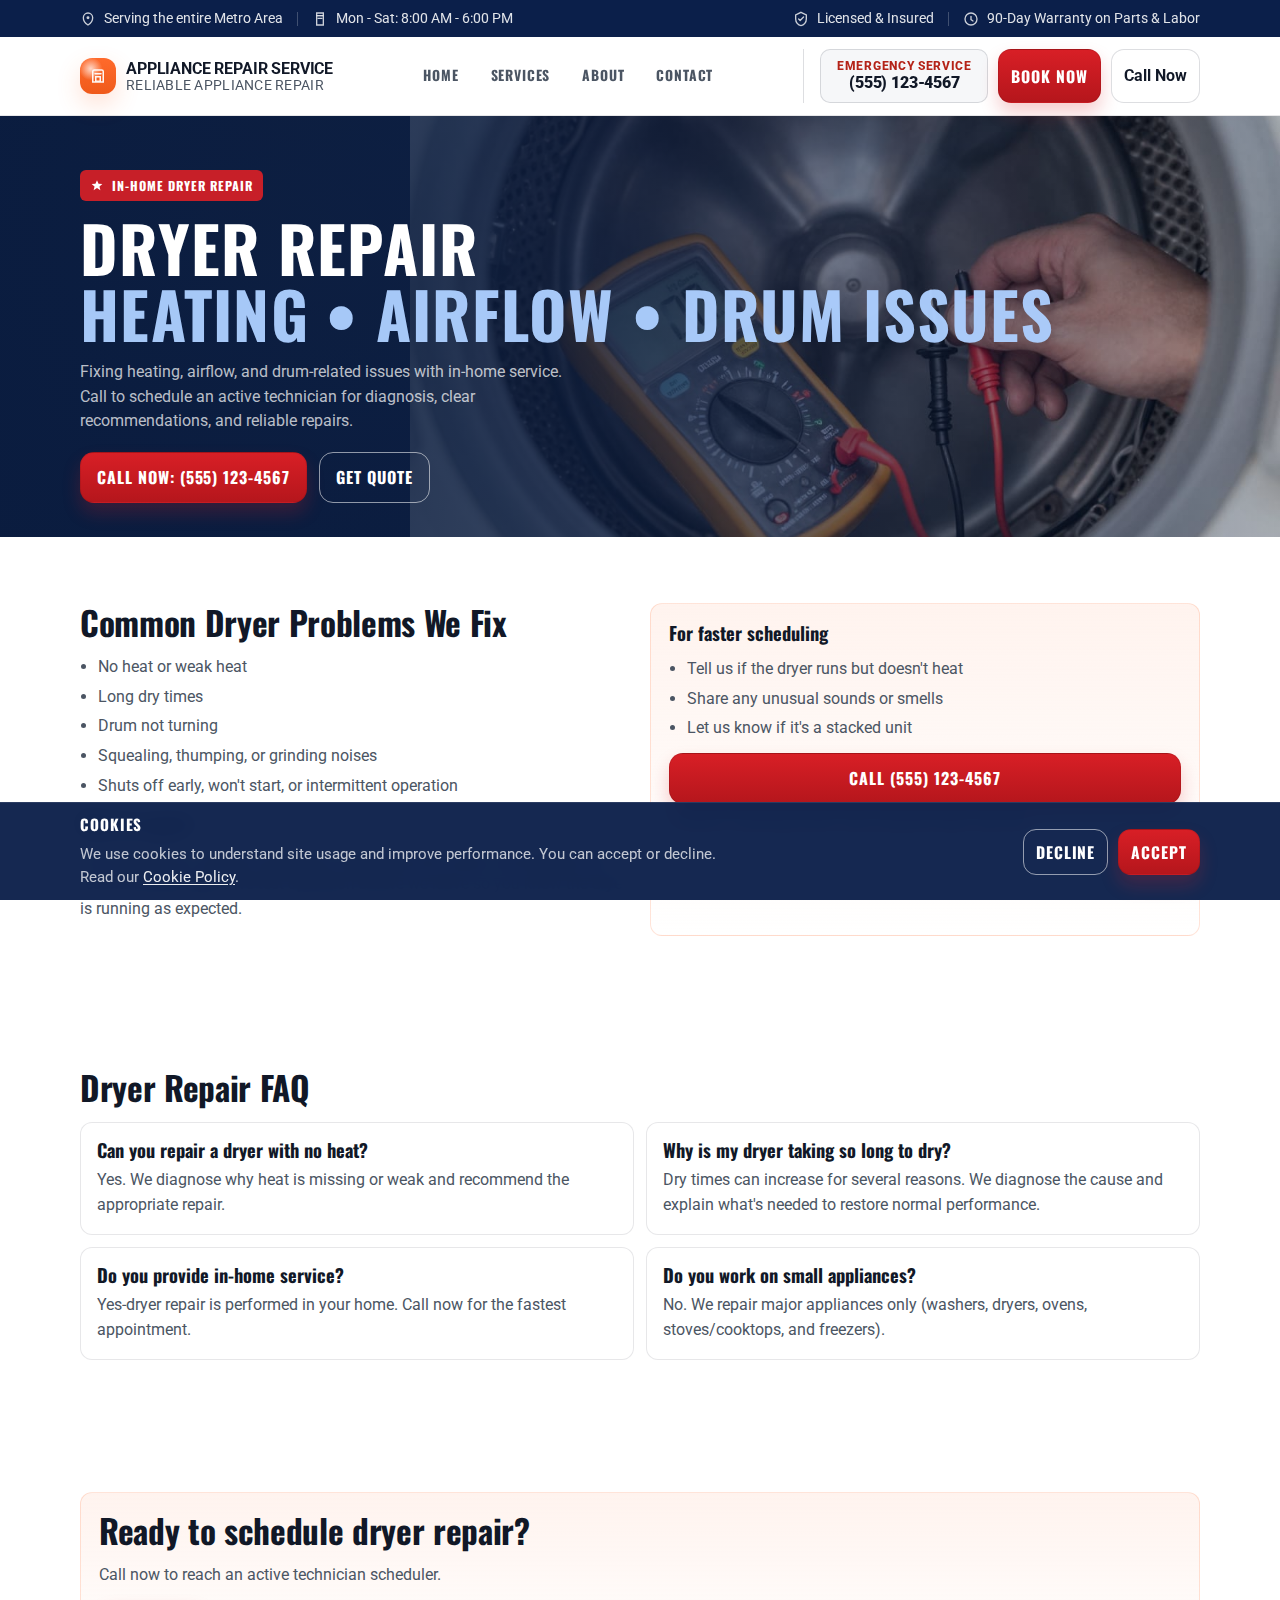
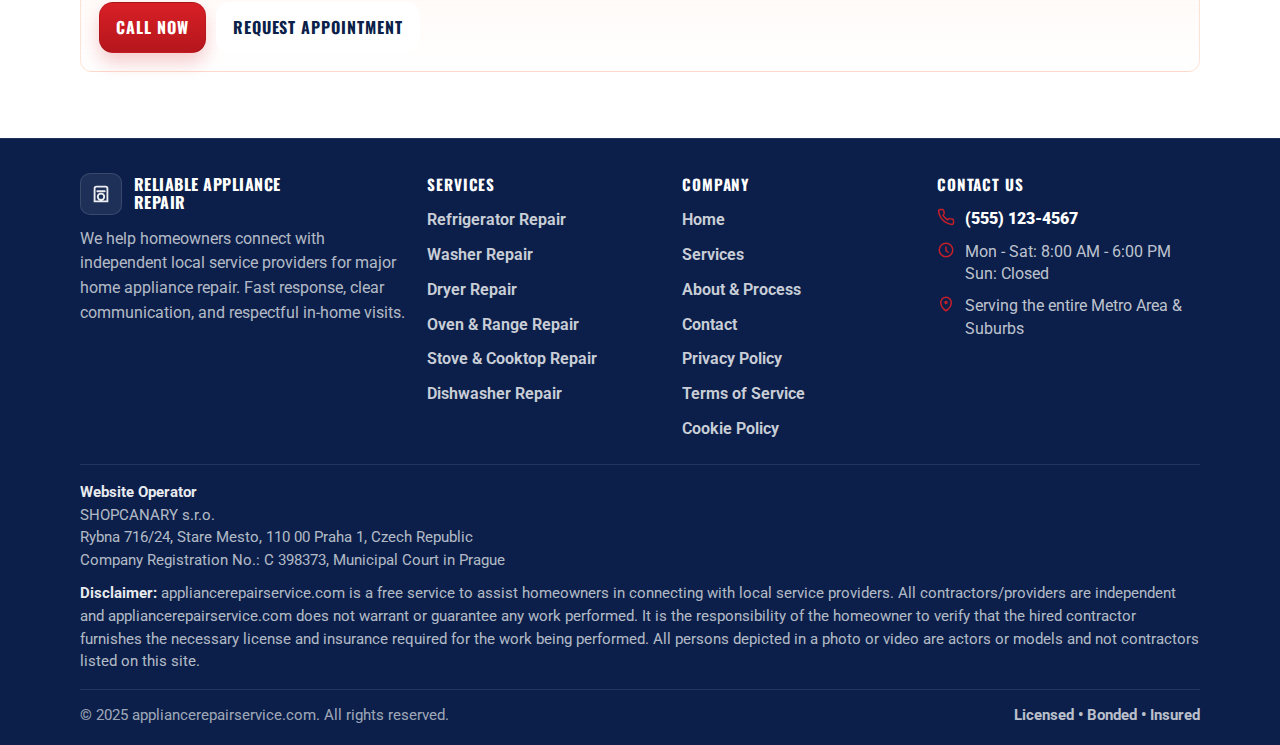
<file: dryer-repair.html>
<!doctype html>
<html lang="en">
  <head>
    <meta charset="utf-8" />
    <meta name="viewport" content="width=device-width, initial-scale=1" />
    <meta name="description" content="Dryer repair in-home for heating, airflow, and drum-related issues. Call (555) 123-4567 to schedule service with an active technician." />
    <title>Dryer Repair | Call (555) 123-4567</title>
    <link rel="canonical" href="https://www.example.com/dryer-repair.html" />
    <link rel="icon" href="assets/favicon.svg" type="image/svg+xml" />
    <link rel="preconnect" href="https://fonts.googleapis.com" />
    <link rel="preconnect" href="https://fonts.gstatic.com" crossorigin />
    <link href="https://fonts.googleapis.com/css2?family=Oswald:wght@400;500;600;700&family=Roboto:wght@300;400;500;700&display=swap" rel="stylesheet" />
    <link rel="stylesheet" href="assets/styles.css" />
    <script defer src="assets/main.js"></script>
  </head>
  <body>
    <a class="skip-link" href="#main">Skip to content</a>

    <header class="site-header" data-header>
      <div class="topbar" aria-label="Service information">
        <div class="container">
          <div class="topbar-inner">
            <div class="topbar-group">
              <span class="topbar-item">
                <svg viewBox="0 0 24 24" fill="none" aria-hidden="true"><path d="M12 21s7-4.4 7-11a7 7 0 1 0-14 0c0 6.6 7 11 7 11Z" stroke="currentColor" stroke-width="2"/><circle cx="12" cy="10" r="2.2" fill="currentColor"/></svg>
                Serving the entire Metro Area
              </span>
              <span class="topbar-sep" aria-hidden="true"></span>
              <span class="topbar-item">
                <svg viewBox="0 0 24 24" fill="none" aria-hidden="true"><path d="M7 3h10v4H7z" stroke="currentColor" stroke-width="2"/><path d="M7 7h10v14H7z" stroke="currentColor" stroke-width="2"/><path d="M9 11h6" stroke="currentColor" stroke-width="2" stroke-linecap="round"/></svg>
                Mon - Sat: 8:00 AM - 6:00 PM
              </span>
            </div>
            <div class="topbar-group" aria-label="Trust badges">
              <span class="topbar-item">
                <svg viewBox="0 0 24 24" fill="none" aria-hidden="true"><path d="M12 2l8 4v6c0 5-3.4 9.4-8 10-4.6-.6-8-5-8-10V6l8-4Z" stroke="currentColor" stroke-width="2"/><path d="M8.5 12l2.2 2.2L15.8 9" stroke="currentColor" stroke-width="2" stroke-linecap="round" stroke-linejoin="round"/></svg>
                Licensed &amp; Insured
              </span>
              <span class="topbar-sep" aria-hidden="true"></span>
              <span class="topbar-item">
                <svg viewBox="0 0 24 24" fill="none" aria-hidden="true"><path d="M12 8v5l3 2" stroke="currentColor" stroke-width="2" stroke-linecap="round"/><path d="M21 12a9 9 0 1 1-9-9 9 9 0 0 1 9 9Z" stroke="currentColor" stroke-width="2"/></svg>
                90-Day Warranty on Parts &amp; Labor
              </span>
            </div>
          </div>
        </div>
      </div>

      <div class="container">
        <div class="header-inner">
          <a class="brand" href="index.html" aria-label="Appliance Repair Service home">
            <span class="brand-mark" aria-hidden="true">
              <svg viewBox="0 0 24 24" fill="none"><path d="M7 4h10a2 2 0 0 1 2 2v14H5V6a2 2 0 0 1 2-2Z" stroke="currentColor" stroke-width="2"/><path d="M8 9h8" stroke="currentColor" stroke-width="2" stroke-linecap="round"/><path d="M9 13h6v6H9z" stroke="currentColor" stroke-width="2"/></svg>
            </span>
            <span class="brand-text">
              <strong>Appliance Repair Service</strong>
              <span>Reliable Appliance Repair</span>
            </span>
          </a>

          <nav class="nav" aria-label="Primary">
            <a href="index.html">Home</a>
            <a href="services.html">Services</a>
            <a href="about.html">About</a>
            <a href="contact.html">Contact</a>
          </nav>

          <div class="header-actions">
            <div class="header-cta" aria-label="Primary actions">
              <div class="phone-box" aria-label="Emergency service phone">
                <small>Emergency Service</small>
                <a href="tel:+15551234567">(555) 123-4567</a>
              </div>
              <a class="btn btn-danger btn-sm" href="tel:+15551234567" aria-label="Book now by calling (555) 123-4567">Book Now</a>
              <a class="btn btn-ghost btn-sm" href="tel:+15551234567" aria-label="Call now at (555) 123-4567">Call Now</a>
            </div>
            <button class="menu-btn" type="button" data-menu-btn aria-label="Open menu" aria-controls="mobile-nav" aria-expanded="false">
              <svg viewBox="0 0 24 24" fill="none" aria-hidden="true">
                <path d="M4 7h16M4 12h16M4 17h16" stroke="currentColor" stroke-width="2" stroke-linecap="round"/>
              </svg>
            </button>
          </div>
        </div>

        <nav id="mobile-nav" class="mobile-nav" data-mobile-nav aria-label="Mobile">
          <a href="index.html">Home</a>
          <a href="services.html">Services</a>
          <a href="about.html">About</a>
          <a href="contact.html">Contact</a>
        </nav>
      </div>
    </header>

    <main id="main">
      <section class="hero-dark" aria-label="Dryer repair" style="--hero-img: url(&quot;image/home/dryer.jpg&quot;)">
        <div class="container">
          <span class="hero-badge">
            <svg viewBox="0 0 24 24" fill="none" aria-hidden="true"><path d="M12 2l2.6 6.1 6.6.5-5 4.2 1.6 6.3-5.8-3.5-5.8 3.5 1.6-6.3-5-4.2 6.6-.5L12 2Z" fill="currentColor"/></svg>
            In-home dryer repair
          </span>
          <h1 class="hero-title">Dryer Repair <span class="accent">Heating • Airflow • Drum Issues</span></h1>
          <p class="hero-lead">
            Fixing heating, airflow, and drum-related issues with in-home service.
            Call to schedule an active technician for diagnosis, clear recommendations, and reliable repairs.
          </p>
          <div class="hero-actions">
            <a class="btn btn-danger" href="tel:+15551234567">Call Now: (555) 123-4567</a>
            <a class="btn btn-outline-light" href="contact.html#appointment">Get Quote</a>
          </div>
        </div>
      </section>

      <section class="section">
        <div class="container">
          <div class="split">
            <div>
              <h2>Common Dryer Problems We Fix</h2>
              <ul class="muted">
                <li>No heat or weak heat</li>
                <li>Long dry times</li>
                <li>Drum not turning</li>
                <li>Squealing, thumping, or grinding noises</li>
                <li>Shuts off early, won't start, or intermittent operation</li>
              </ul>

              <h3 style="margin-top:14px;">What to expect</h3>
              <p class="muted">
                Your technician confirms symptoms, diagnoses the cause, and explains the recommended repair. We test operation before we leave so you know the dryer is running as expected.
              </p>
            </div>

            <div class="callout">
              <h3 style="margin-top:0;">For faster scheduling</h3>
              <ul class="muted">
                <li>Tell us if the dryer runs but doesn't heat</li>
                <li>Share any unusual sounds or smells</li>
                <li>Let us know if it's a stacked unit</li>
              </ul>
              <div class="actions">
                <a class="btn btn-danger btn-block" href="tel:+15551234567">Call (555) 123-4567</a>
              </div>
              <p class="hint">If there's a burning smell, stop using the dryer and call.</p>
            </div>
          </div>
        </div>
      </section>

      <section class="section" id="faq">
        <div class="container">
          <h2>Dryer Repair FAQ</h2>
          <div class="grid cols-2" style="margin-top:16px;">
            <div class="card">
              <h3 style="margin-top:0;">Can you repair a dryer with no heat?</h3>
              <p class="muted">Yes. We diagnose why heat is missing or weak and recommend the appropriate repair.</p>
            </div>
            <div class="card">
              <h3 style="margin-top:0;">Why is my dryer taking so long to dry?</h3>
              <p class="muted">Dry times can increase for several reasons. We diagnose the cause and explain what's needed to restore normal performance.</p>
            </div>
            <div class="card">
              <h3 style="margin-top:0;">Do you provide in-home service?</h3>
              <p class="muted">Yes-dryer repair is performed in your home. Call now for the fastest appointment.</p>
            </div>
            <div class="card">
              <h3 style="margin-top:0;">Do you work on small appliances?</h3>
              <p class="muted">No. We repair major appliances only (washers, dryers, ovens, stoves/cooktops, and freezers).</p>
            </div>
          </div>
        </div>
      </section>

      <section class="section">
        <div class="container">
          <div class="callout">
            <h2 style="margin-top:0;">Ready to schedule dryer repair?</h2>
            <p class="muted">Call now to reach an active technician scheduler.</p>
            <div class="actions">
              <a class="btn btn-danger" href="tel:+15551234567">Call Now</a>
              <a class="btn btn-outline-dark" href="contact.html#appointment">Request Appointment</a>
            </div>
          </div>
        </div>
      </section>
    </main>

    <footer class="site-footer">
      <div class="container">
        <div class="footer-grid">
          <div class="footer-brand">
            <div class="logo-row">
              <span class="logo-mark" aria-hidden="true">
                <svg viewBox="0 0 24 24" fill="none">
                  <path d="M7 4h10a2 2 0 0 1 2 2v14H5V6a2 2 0 0 1 2-2Z" stroke="currentColor" stroke-width="2" />
                  <path d="M8 9h8" stroke="currentColor" stroke-width="2" stroke-linecap="round" />
                  <circle cx="12" cy="15" r="3.5" stroke="currentColor" stroke-width="2" />
                </svg>
              </span>
              <div>
                <div class="name">Reliable Appliance<br />Repair</div>
              </div>
            </div>
            <p>
              We help homeowners connect with independent local service providers for major home appliance repair. Fast response, clear communication, and respectful in-home visits.
            </p>
            
          </div>

          <div>
            <p class="footer-title">Services</p>
            <div class="footer-links" aria-label="Service links">
              <a href="refrigerator-freezer-repair.html">Refrigerator Repair</a>
              <a href="washer-repair.html">Washer Repair</a>
              <a href="dryer-repair.html">Dryer Repair</a>
              <a href="oven-repair.html">Oven &amp; Range Repair</a>
              <a href="stove-cooktop-repair.html">Stove &amp; Cooktop Repair</a>
              <a href="dishwasher-repair.html">Dishwasher Repair</a>
            </div>
          </div>

          <div>
            <p class="footer-title">Company</p>
            <div class="footer-links" aria-label="Company links">
              <a href="index.html">Home</a>
              <a href="services.html">Services</a>
              <a href="about.html">About &amp; Process</a>
              <a href="contact.html">Contact</a>
              <a href="privacy-policy.html">Privacy Policy</a>
              <a href="terms-of-service.html">Terms of Service</a>
              <a href="cookie-policy.html">Cookie Policy</a>
            </div>
          </div>

          <div>
            <p class="footer-title">Contact Us</p>
            <div class="footer-contact">
              <div class="contact-item">
                <svg viewBox="0 0 24 24" fill="none" aria-hidden="true"><path d="M22 16.92v3a2 2 0 0 1-2.18 2 19.79 19.79 0 0 1-8.63-3.07 19.5 19.5 0 0 1-6-6A19.79 19.79 0 0 1 2.08 4.18 2 2 0 0 1 4.06 2h3a2 2 0 0 1 2 1.72c.1.73.27 1.45.5 2.14a2 2 0 0 1-.45 2.11L8.09 9.91a16 16 0 0 0 6 6l1.27-1.27a2 2 0 0 1 2.11-.45c.69.23 1.41.4 2.14.5A2 2 0 0 1 22 16.92Z" stroke="currentColor" stroke-width="2" stroke-linecap="round" stroke-linejoin="round" /></svg>
                <div>
                  <a href="tel:+15551234567">(555) 123-4567</a>
                </div>
              </div>
              <div class="contact-item">
                <svg viewBox="0 0 24 24" fill="none" aria-hidden="true"><path d="M12 8v5l3 2" stroke="currentColor" stroke-width="2" stroke-linecap="round" /><path d="M21 12a9 9 0 1 1-9-9 9 9 0 0 1 9 9Z" stroke="currentColor" stroke-width="2" /></svg>
                <div>
                  Mon - Sat: 8:00 AM - 6:00 PM<br />
                  Sun: Closed
                </div>
              </div>
              <div class="contact-item">
                <svg viewBox="0 0 24 24" fill="none" aria-hidden="true"><path d="M12 21s7-4.4 7-11a7 7 0 1 0-14 0c0 6.6 7 11 7 11Z" stroke="currentColor" stroke-width="2" /><circle cx="12" cy="10" r="2.2" fill="currentColor" /></svg>
                <div>Serving the entire Metro Area &amp; Suburbs</div>
              </div>
            </div>
          </div>
        </div>

        <div class="footer-legal" aria-label="Legal notice">
          <p style="margin: 0 0 10px">
            <strong>Website Operator</strong><br />
            SHOPCANARY s.r.o.<br />
            Rybna 716/24, Stare Mesto, 110 00 Praha 1, Czech Republic<br />
            Company Registration No.: C 398373, Municipal Court in Prague
          </p>
          <p style="margin: 0">
            <strong>Disclaimer:</strong> appliancerepairservice.com is a free service to assist homeowners in connecting with local service providers. All contractors/providers are independent and appliancerepairservice.com does not warrant or guarantee any work performed. It is the responsibility of the homeowner to verify that the hired contractor furnishes the necessary license and insurance required for the work being performed. All persons depicted in a photo or video are actors or models and not contractors listed on this site.
          </p>
        </div>

        <div class="footer-bottom" aria-label="Footer bottom">
          <div>&copy; 2025 appliancerepairservice.com. All rights reserved.</div>
          <div class="trust">Licensed &bull; Bonded &bull; Insured</div>
        </div>
      </div>
    </footer>

    <div class="mobile-callbar" role="region" aria-label="Call now">
      <div class="mobile-callbar-inner">
        <div><p><strong>Tap to call</strong> for fastest scheduling.</p></div>
        <a class="btn btn-danger btn-sm" href="tel:+15551234567" aria-label="Call now at (555) 123-4567">Call Now</a>
      </div>
    </div>

    
  </body>
</html>
</file>
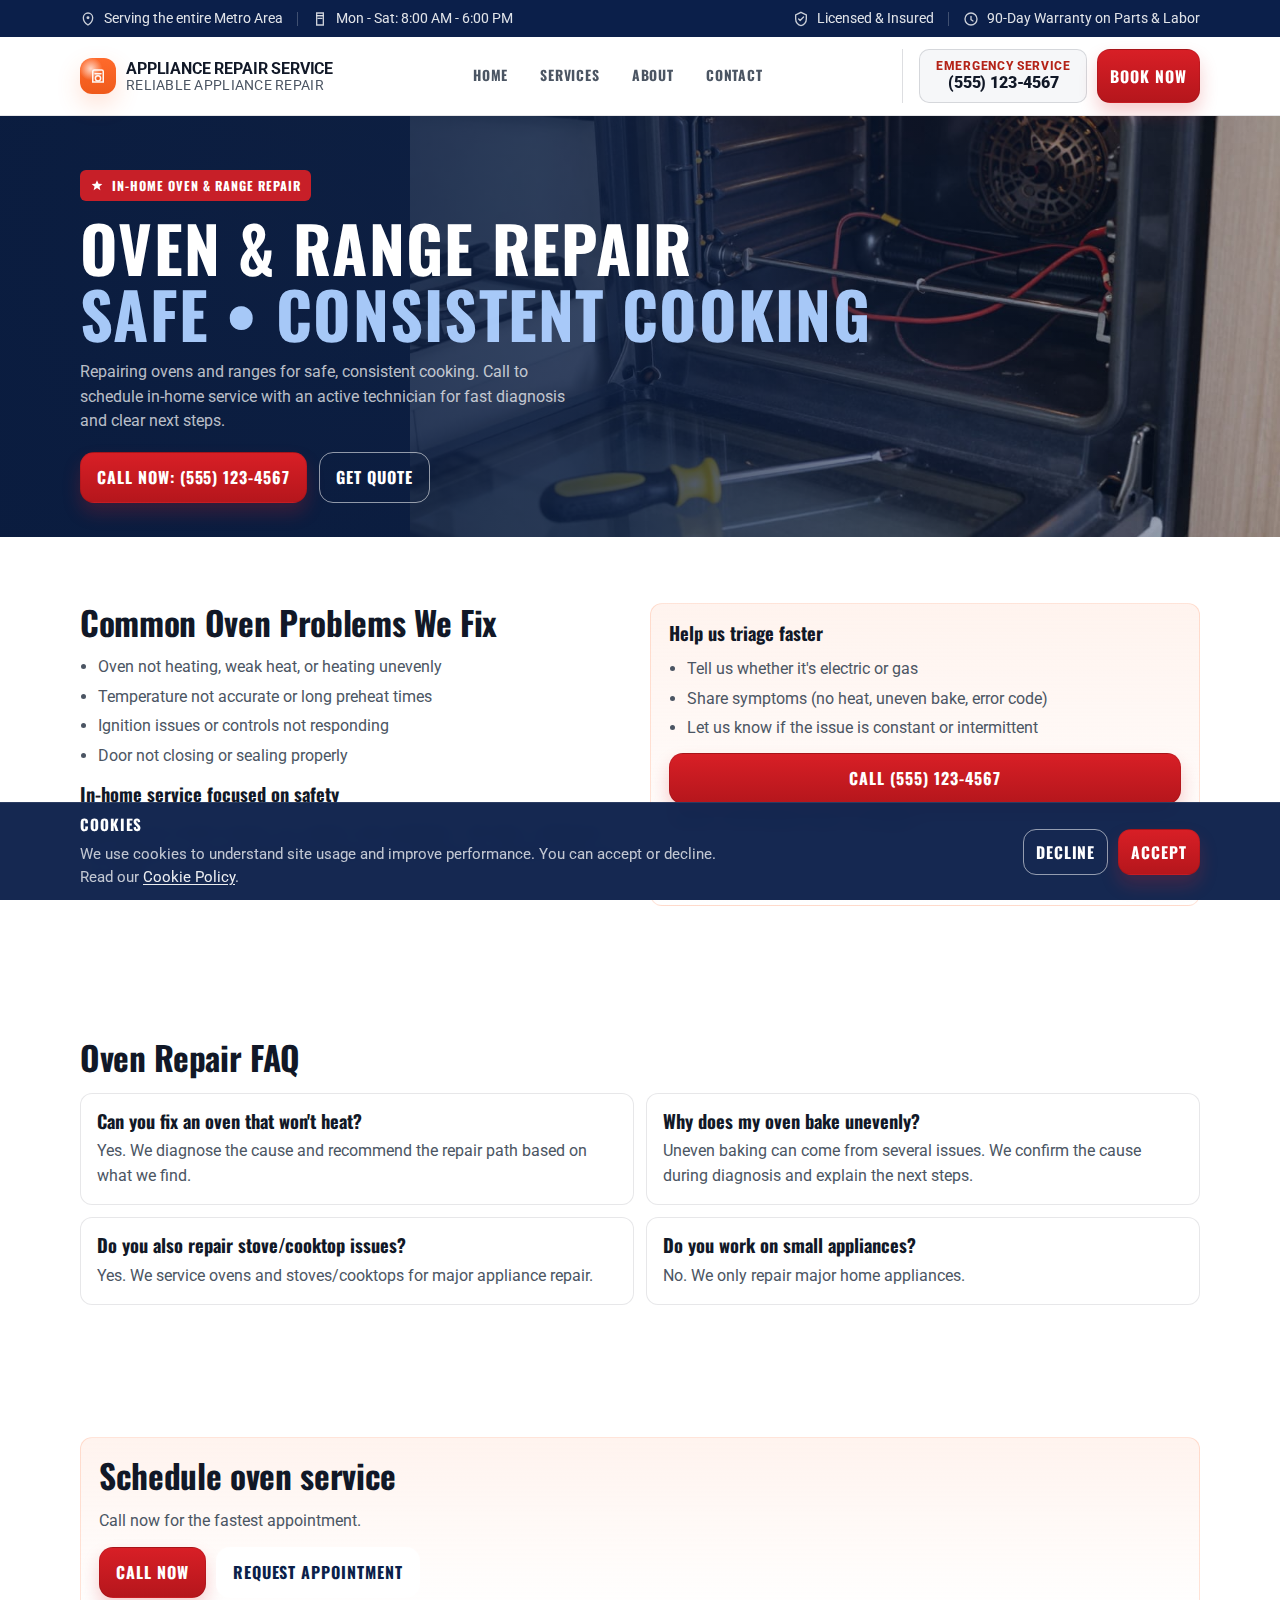
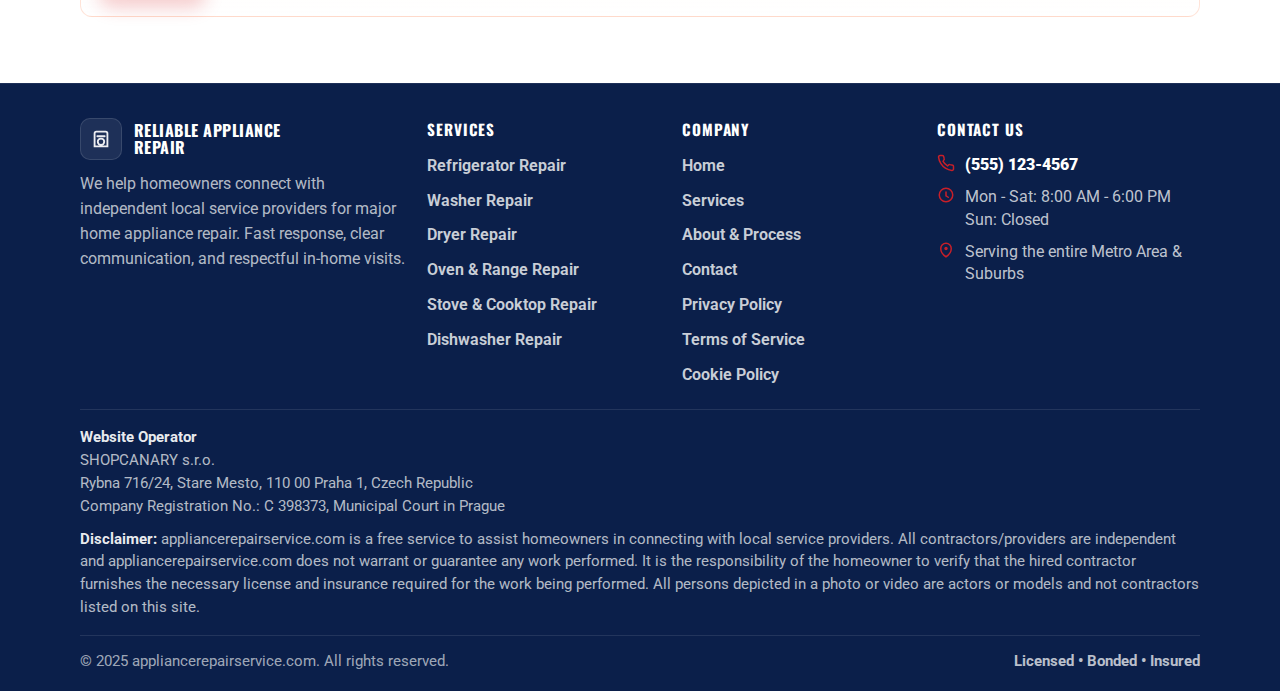
<file: oven-repair.html>
<!doctype html>
<html lang="en">
  <head>
    <meta charset="utf-8" />
    <meta name="viewport" content="width=device-width, initial-scale=1" />
    <meta name="description" content="Oven and range repair in-home for safe, consistent cooking. Call (555) 123-4567 to schedule service with an active technician." />
    <title>Oven &amp; Range Repair | Call (555) 123-4567</title>
    <link rel="canonical" href="https://www.example.com/oven-repair.html" />
    <link rel="icon" href="assets/favicon.svg" type="image/svg+xml" />
    <link rel="preconnect" href="https://fonts.googleapis.com" />
    <link rel="preconnect" href="https://fonts.gstatic.com" crossorigin />
    <link href="https://fonts.googleapis.com/css2?family=Oswald:wght@400;500;600;700&family=Roboto:wght@300;400;500;700&display=swap" rel="stylesheet" />
    <link rel="stylesheet" href="assets/styles.css" />
    <script defer src="assets/main.js"></script>
  </head>
  <body>
    <a class="skip-link" href="#main">Skip to content</a>

    <header class="site-header" data-header>
      <div class="topbar" aria-label="Service information">
        <div class="container">
          <div class="topbar-inner">
            <div class="topbar-group">
              <span class="topbar-item">
                <svg viewBox="0 0 24 24" fill="none" aria-hidden="true"><path d="M12 21s7-4.4 7-11a7 7 0 1 0-14 0c0 6.6 7 11 7 11Z" stroke="currentColor" stroke-width="2"/><circle cx="12" cy="10" r="2.2" fill="currentColor"/></svg>
                Serving the entire Metro Area
              </span>
              <span class="topbar-sep" aria-hidden="true"></span>
              <span class="topbar-item">
                <svg viewBox="0 0 24 24" fill="none" aria-hidden="true"><path d="M7 3h10v4H7z" stroke="currentColor" stroke-width="2"/><path d="M7 7h10v14H7z" stroke="currentColor" stroke-width="2"/><path d="M9 11h6" stroke="currentColor" stroke-width="2" stroke-linecap="round"/></svg>
                Mon - Sat: 8:00 AM - 6:00 PM
              </span>
            </div>
            <div class="topbar-group" aria-label="Trust badges">
              <span class="topbar-item">
                <svg viewBox="0 0 24 24" fill="none" aria-hidden="true"><path d="M12 2l8 4v6c0 5-3.4 9.4-8 10-4.6-.6-8-5-8-10V6l8-4Z" stroke="currentColor" stroke-width="2"/><path d="M8.5 12l2.2 2.2L15.8 9" stroke="currentColor" stroke-width="2" stroke-linecap="round" stroke-linejoin="round"/></svg>
                Licensed &amp; Insured
              </span>
              <span class="topbar-sep" aria-hidden="true"></span>
              <span class="topbar-item">
                <svg viewBox="0 0 24 24" fill="none" aria-hidden="true"><path d="M12 8v5l3 2" stroke="currentColor" stroke-width="2" stroke-linecap="round"/><path d="M21 12a9 9 0 1 1-9-9 9 9 0 0 1 9 9Z" stroke="currentColor" stroke-width="2"/></svg>
                90-Day Warranty on Parts &amp; Labor
              </span>
            </div>
          </div>
        </div>
      </div>

      <div class="container">
        <div class="header-inner">
          <a class="brand" href="index.html" aria-label="Appliance Repair Service home">
            <span class="brand-mark" aria-hidden="true">
              <svg viewBox="0 0 24 24" fill="none"><path d="M7 4h10a2 2 0 0 1 2 2v14H5V6a2 2 0 0 1 2-2Z" stroke="currentColor" stroke-width="2"/><path d="M8 9h8" stroke="currentColor" stroke-width="2" stroke-linecap="round"/><circle cx="12" cy="15" r="3.5" stroke="currentColor" stroke-width="2"/></svg>
            </span>
            <span class="brand-text">
              <strong>Appliance Repair Service</strong>
              <span>Reliable Appliance Repair</span>
            </span>
          </a>

          <nav class="nav" aria-label="Primary">
            <a href="index.html">Home</a>
            <a href="services.html">Services</a>
            <a href="about.html">About</a>
            <a href="contact.html">Contact</a>
          </nav>

          <div class="header-actions">
            <div class="header-cta" aria-label="Primary actions">
              <div class="phone-box" aria-label="Emergency service phone">
                <small>Emergency Service</small>
                <a href="tel:+15551234567">(555) 123-4567</a>
              </div>
              <a class="btn btn-danger btn-sm" href="tel:+15551234567" aria-label="Book now by calling (555) 123-4567">Book Now</a>
            </div>
            <button class="menu-btn" type="button" data-menu-btn aria-label="Open menu" aria-controls="mobile-nav" aria-expanded="false">
              <svg viewBox="0 0 24 24" fill="none" aria-hidden="true">
                <path d="M4 7h16M4 12h16M4 17h16" stroke="currentColor" stroke-width="2" stroke-linecap="round"/>
              </svg>
            </button>
          </div>
        </div>

        <nav id="mobile-nav" class="mobile-nav" data-mobile-nav aria-label="Mobile">
          <a href="index.html">Home</a>
          <a href="services.html">Services</a>
          <a href="about.html">About</a>
          <a href="contact.html">Contact</a>
        </nav>
      </div>
    </header>

    <main id="main">
      <section class="hero-dark" aria-label="Oven and range repair" style="--hero-img: url(&quot;image/home/owen.jpg&quot;)">
        <div class="container">
          <span class="hero-badge">
            <svg viewBox="0 0 24 24" fill="none" aria-hidden="true"><path d="M12 2l2.6 6.1 6.6.5-5 4.2 1.6 6.3-5.8-3.5-5.8 3.5 1.6-6.3-5-4.2 6.6-.5L12 2Z" fill="currentColor"/></svg>
            In-home oven &amp; range repair
          </span>
          <h1 class="hero-title">Oven &amp; Range Repair <span class="accent">Safe • Consistent Cooking</span></h1>
          <p class="hero-lead">
            Repairing ovens and ranges for safe, consistent cooking. Call to schedule in-home service with an active technician for fast diagnosis and clear next steps.
          </p>
          <div class="hero-actions">
            <a class="btn btn-danger" href="tel:+15551234567">Call Now: (555) 123-4567</a>
            <a class="btn btn-outline-light" href="contact.html#appointment">Get Quote</a>
          </div>
        </div>
      </section>

      <section class="section">
        <div class="container">
          <div class="split">
            <div>
              <h2>Common Oven Problems We Fix</h2>
              <ul class="muted">
                <li>Oven not heating, weak heat, or heating unevenly</li>
                <li>Temperature not accurate or long preheat times</li>
                <li>Ignition issues or controls not responding</li>
                <li>Door not closing or sealing properly</li>
              </ul>
              <h3 style="margin-top:14px;">In-home service focused on safety</h3>
              <p class="muted">
                Heating and control issues can impact safe operation. We take a diagnosis-first approach and recommend the repair that matches the situation with clear next steps.
              </p>
            </div>

            <div class="callout">
              <h3 style="margin-top:0;">Help us triage faster</h3>
              <ul class="muted">
                <li>Tell us whether it's electric or gas</li>
                <li>Share symptoms (no heat, uneven bake, error code)</li>
                <li>Let us know if the issue is constant or intermittent</li>
              </ul>
              <div class="actions">
                <a class="btn btn-danger btn-block" href="tel:+15551234567">Call (555) 123-4567</a>
              </div>
              <p class="hint">Phone is the fastest way to schedule.</p>
            </div>
          </div>
        </div>
      </section>

      <section class="section" id="faq">
        <div class="container">
          <h2>Oven Repair FAQ</h2>
          <div class="grid cols-2" style="margin-top:16px;">
            <div class="card">
              <h3 style="margin-top:0;">Can you fix an oven that won't heat?</h3>
              <p class="muted">Yes. We diagnose the cause and recommend the repair path based on what we find.</p>
            </div>
            <div class="card">
              <h3 style="margin-top:0;">Why does my oven bake unevenly?</h3>
              <p class="muted">Uneven baking can come from several issues. We confirm the cause during diagnosis and explain the next steps.</p>
            </div>
            <div class="card">
              <h3 style="margin-top:0;">Do you also repair stove/cooktop issues?</h3>
              <p class="muted">Yes. We service ovens and stoves/cooktops for major appliance repair.</p>
            </div>
            <div class="card">
              <h3 style="margin-top:0;">Do you work on small appliances?</h3>
              <p class="muted">No. We only repair major home appliances.</p>
            </div>
          </div>
        </div>
      </section>

      <section class="section">
        <div class="container">
          <div class="callout">
            <h2 style="margin-top:0;">Schedule oven service</h2>
            <p class="muted">Call now for the fastest appointment.</p>
            <div class="actions">
              <a class="btn btn-danger" href="tel:+15551234567">Call Now</a>
              <a class="btn btn-outline-dark" href="contact.html#appointment">Request Appointment</a>
            </div>
          </div>
        </div>
      </section>
    </main>

    <footer class="site-footer">
      <div class="container">
        <div class="footer-grid">
          <div class="footer-brand">
            <div class="logo-row">
              <span class="logo-mark" aria-hidden="true">
                <svg viewBox="0 0 24 24" fill="none">
                  <path d="M7 4h10a2 2 0 0 1 2 2v14H5V6a2 2 0 0 1 2-2Z" stroke="currentColor" stroke-width="2" />
                  <path d="M8 9h8" stroke="currentColor" stroke-width="2" stroke-linecap="round" />
                  <circle cx="12" cy="15" r="3.5" stroke="currentColor" stroke-width="2" />
                </svg>
              </span>
              <div>
                <div class="name">Reliable Appliance<br />Repair</div>
              </div>
            </div>
            <p>
              We help homeowners connect with independent local service providers for major home appliance repair. Fast response, clear communication, and respectful in-home visits.
            </p>
            
          </div>

          <div>
            <p class="footer-title">Services</p>
            <div class="footer-links" aria-label="Service links">
              <a href="refrigerator-freezer-repair.html">Refrigerator Repair</a>
              <a href="washer-repair.html">Washer Repair</a>
              <a href="dryer-repair.html">Dryer Repair</a>
              <a href="oven-repair.html">Oven &amp; Range Repair</a>
              <a href="stove-cooktop-repair.html">Stove &amp; Cooktop Repair</a>
              <a href="dishwasher-repair.html">Dishwasher Repair</a>
            </div>
          </div>

          <div>
            <p class="footer-title">Company</p>
            <div class="footer-links" aria-label="Company links">
              <a href="index.html">Home</a>
              <a href="services.html">Services</a>
              <a href="about.html">About &amp; Process</a>
              <a href="contact.html">Contact</a>
              <a href="privacy-policy.html">Privacy Policy</a>
              <a href="terms-of-service.html">Terms of Service</a>
              <a href="cookie-policy.html">Cookie Policy</a>
            </div>
          </div>

          <div>
            <p class="footer-title">Contact Us</p>
            <div class="footer-contact">
              <div class="contact-item">
                <svg viewBox="0 0 24 24" fill="none" aria-hidden="true"><path d="M22 16.92v3a2 2 0 0 1-2.18 2 19.79 19.79 0 0 1-8.63-3.07 19.5 19.5 0 0 1-6-6A19.79 19.79 0 0 1 2.08 4.18 2 2 0 0 1 4.06 2h3a2 2 0 0 1 2 1.72c.1.73.27 1.45.5 2.14a2 2 0 0 1-.45 2.11L8.09 9.91a16 16 0 0 0 6 6l1.27-1.27a2 2 0 0 1 2.11-.45c.69.23 1.41.4 2.14.5A2 2 0 0 1 22 16.92Z" stroke="currentColor" stroke-width="2" stroke-linecap="round" stroke-linejoin="round" /></svg>
                <div>
                  <a href="tel:+15551234567">(555) 123-4567</a>
                </div>
              </div>
              <div class="contact-item">
                <svg viewBox="0 0 24 24" fill="none" aria-hidden="true"><path d="M12 8v5l3 2" stroke="currentColor" stroke-width="2" stroke-linecap="round" /><path d="M21 12a9 9 0 1 1-9-9 9 9 0 0 1 9 9Z" stroke="currentColor" stroke-width="2" /></svg>
                <div>
                  Mon - Sat: 8:00 AM - 6:00 PM<br />
                  Sun: Closed
                </div>
              </div>
              <div class="contact-item">
                <svg viewBox="0 0 24 24" fill="none" aria-hidden="true"><path d="M12 21s7-4.4 7-11a7 7 0 1 0-14 0c0 6.6 7 11 7 11Z" stroke="currentColor" stroke-width="2" /><circle cx="12" cy="10" r="2.2" fill="currentColor" /></svg>
                <div>Serving the entire Metro Area &amp; Suburbs</div>
              </div>
            </div>
          </div>
        </div>

        <div class="footer-legal" aria-label="Legal notice">
          <p style="margin: 0 0 10px">
            <strong>Website Operator</strong><br />
            SHOPCANARY s.r.o.<br />
            Rybna 716/24, Stare Mesto, 110 00 Praha 1, Czech Republic<br />
            Company Registration No.: C 398373, Municipal Court in Prague
          </p>
          <p style="margin: 0">
            <strong>Disclaimer:</strong> appliancerepairservice.com is a free service to assist homeowners in connecting with local service providers. All contractors/providers are independent and appliancerepairservice.com does not warrant or guarantee any work performed. It is the responsibility of the homeowner to verify that the hired contractor furnishes the necessary license and insurance required for the work being performed. All persons depicted in a photo or video are actors or models and not contractors listed on this site.
          </p>
        </div>

        <div class="footer-bottom" aria-label="Footer bottom">
          <div>&copy; 2025 appliancerepairservice.com. All rights reserved.</div>
          <div class="trust">Licensed &bull; Bonded &bull; Insured</div>
        </div>
      </div>
    </footer>

    <div class="mobile-callbar" role="region" aria-label="Call now">
      <div class="mobile-callbar-inner">
        <div><p><strong>Tap to call</strong> for fastest scheduling.</p></div>
        <a class="btn btn-danger btn-sm" href="tel:+15551234567" aria-label="Call now at (555) 123-4567">Call Now</a>
      </div>
    </div>

    
  </body>
</html>
</file>
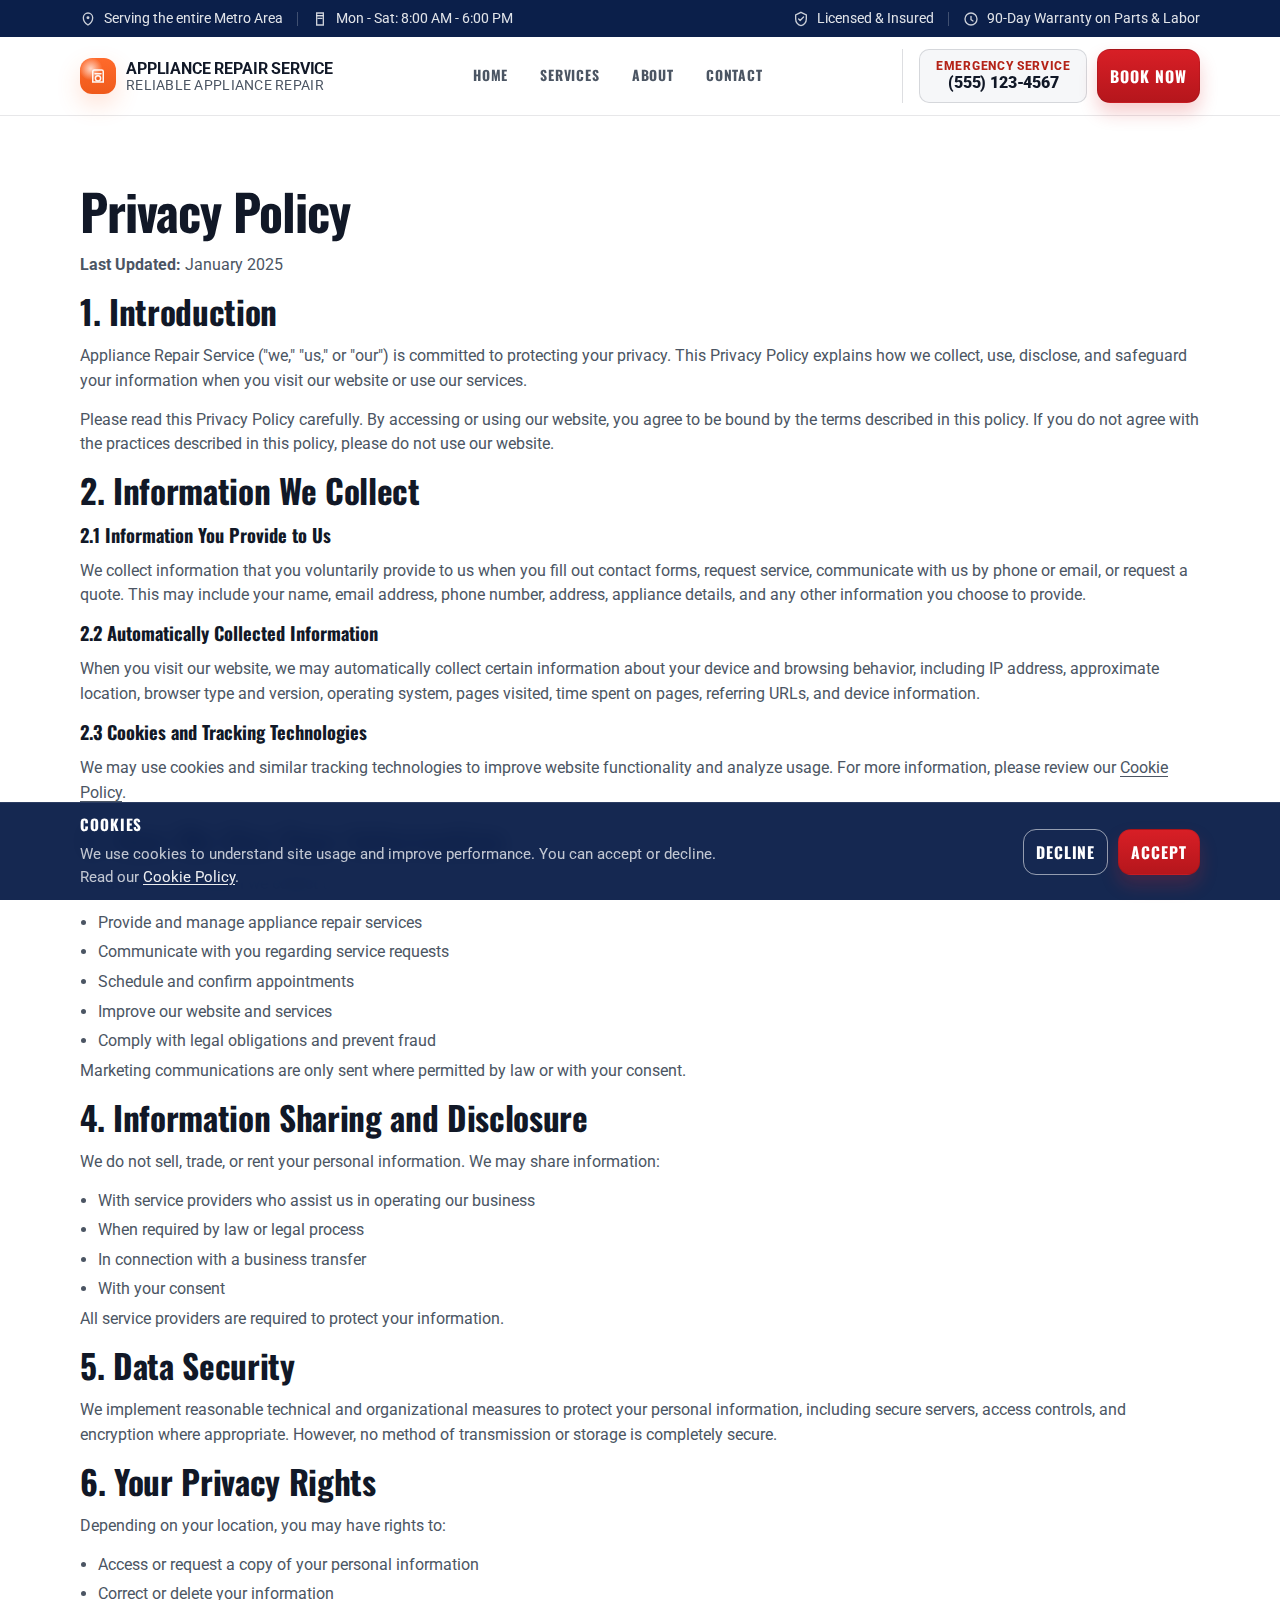
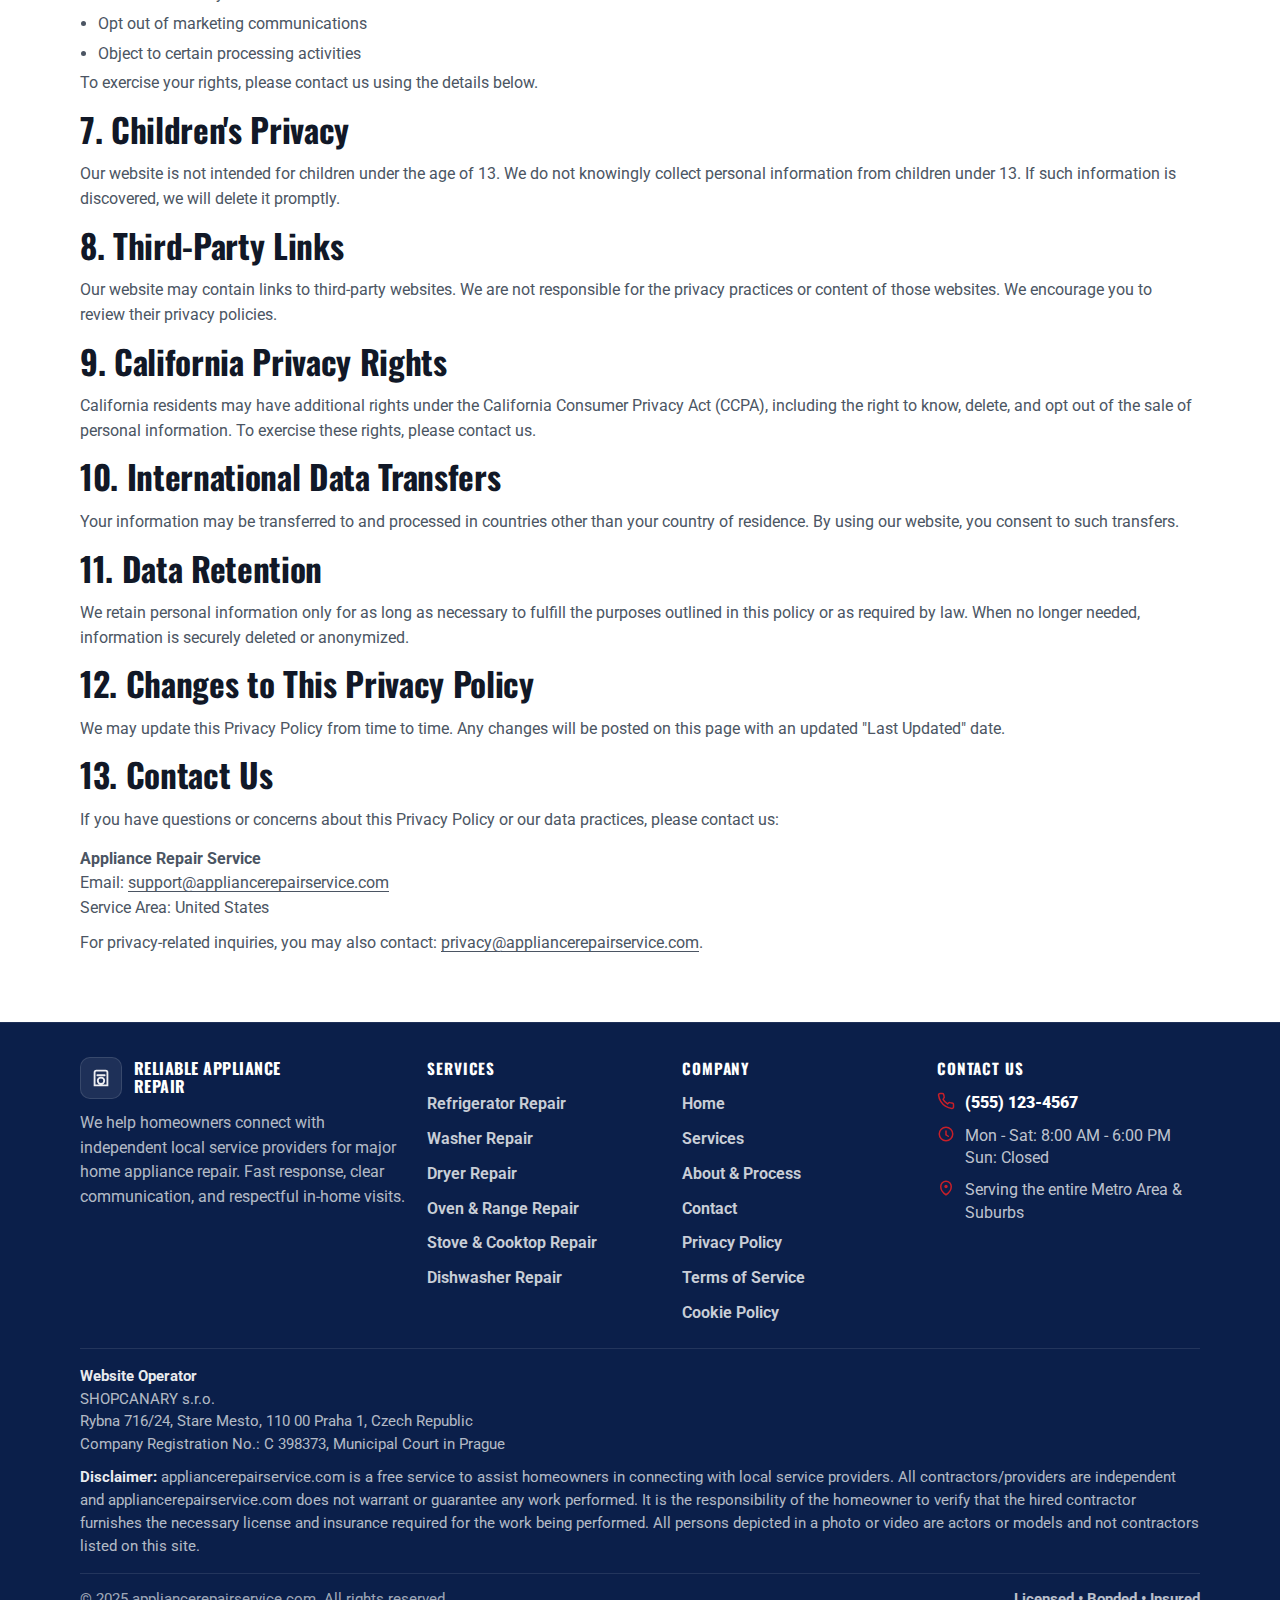
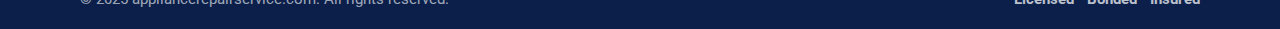
<file: privacy-policy.html>
<!doctype html>
<html lang="en">
  <head>
    <meta charset="utf-8" />
    <meta name="viewport" content="width=device-width, initial-scale=1" />
    <meta
      name="description"
      content="Privacy Policy for appliancerepairservice.com."
    />
    <title>Privacy Policy | Appliance Repair Service</title>
    <link rel="canonical" href="https://www.example.com/privacy-policy.html" />
    <link rel="icon" href="assets/favicon.svg" type="image/svg+xml" />
    <link rel="preconnect" href="https://fonts.googleapis.com" />
    <link rel="preconnect" href="https://fonts.gstatic.com" crossorigin />
    <link
      href="https://fonts.googleapis.com/css2?family=Oswald:wght@400;500;600;700&family=Roboto:wght@300;400;500;700&display=swap"
      rel="stylesheet"
    />
    <link rel="stylesheet" href="assets/styles.css" />
    <script defer src="assets/main.js"></script>
  </head>
  <body>
    <a class="skip-link" href="#main">Skip to content</a>

    <header class="site-header" data-header>
      <div class="topbar" aria-label="Service information">
        <div class="container">
          <div class="topbar-inner">
            <div class="topbar-group">
              <span class="topbar-item">
                <svg viewBox="0 0 24 24" fill="none" aria-hidden="true">
                  <path
                    d="M12 21s7-4.4 7-11a7 7 0 1 0-14 0c0 6.6 7 11 7 11Z"
                    stroke="currentColor"
                    stroke-width="2"
                  />
                  <circle cx="12" cy="10" r="2.2" fill="currentColor" />
                </svg>
                Serving the entire Metro Area
              </span>
              <span class="topbar-sep" aria-hidden="true"></span>
              <span class="topbar-item">
                <svg viewBox="0 0 24 24" fill="none" aria-hidden="true">
                  <path
                    d="M7 3h10v4H7z"
                    stroke="currentColor"
                    stroke-width="2"
                  />
                  <path
                    d="M7 7h10v14H7z"
                    stroke="currentColor"
                    stroke-width="2"
                  />
                  <path
                    d="M9 11h6"
                    stroke="currentColor"
                    stroke-width="2"
                    stroke-linecap="round"
                  />
                </svg>
                Mon - Sat: 8:00 AM - 6:00 PM
              </span>
            </div>
            <div class="topbar-group" aria-label="Trust badges">
              <span class="topbar-item">
                <svg viewBox="0 0 24 24" fill="none" aria-hidden="true">
                  <path
                    d="M12 2l8 4v6c0 5-3.4 9.4-8 10-4.6-.6-8-5-8-10V6l8-4Z"
                    stroke="currentColor"
                    stroke-width="2"
                  />
                  <path
                    d="M8.5 12l2.2 2.2L15.8 9"
                    stroke="currentColor"
                    stroke-width="2"
                    stroke-linecap="round"
                    stroke-linejoin="round"
                  />
                </svg>
                Licensed &amp; Insured
              </span>
              <span class="topbar-sep" aria-hidden="true"></span>
              <span class="topbar-item">
                <svg viewBox="0 0 24 24" fill="none" aria-hidden="true">
                  <path
                    d="M12 8v5l3 2"
                    stroke="currentColor"
                    stroke-width="2"
                    stroke-linecap="round"
                  />
                  <path
                    d="M21 12a9 9 0 1 1-9-9 9 9 0 0 1 9 9Z"
                    stroke="currentColor"
                    stroke-width="2"
                  />
                </svg>
                90-Day Warranty on Parts &amp; Labor
              </span>
            </div>
          </div>
        </div>
      </div>

      <div class="container">
        <div class="header-inner">
          <a class="brand" href="index.html" aria-label="Home">
            <span class="brand-mark" aria-hidden="true">
              <svg viewBox="0 0 24 24" fill="none">
                <path
                  d="M7 4h10a2 2 0 0 1 2 2v14H5V6a2 2 0 0 1 2-2Z"
                  stroke="currentColor"
                  stroke-width="2"
                />
                <path
                  d="M8 9h8"
                  stroke="currentColor"
                  stroke-width="2"
                  stroke-linecap="round"
                />
                <circle
                  cx="12"
                  cy="15"
                  r="3.5"
                  stroke="currentColor"
                  stroke-width="2"
                />
              </svg>
            </span>
            <span class="brand-text">
              <strong>Appliance Repair Service</strong>
              <span>Reliable Appliance Repair</span>
            </span>
          </a>

          <nav class="nav" aria-label="Primary">
            <a href="index.html">Home</a>
            <a href="services.html">Services</a>
            <a href="about.html">About</a>
            <a href="contact.html">Contact</a>
          </nav>

          <div class="header-actions">
            <div class="header-cta" aria-label="Primary actions">
              <div class="phone-box" aria-label="Emergency service phone">
                <small>Emergency Service</small>
                <a href="tel:+15551234567">(555) 123-4567</a>
              </div>
              <a
                class="btn btn-danger btn-sm"
                href="tel:+15551234567"
                aria-label="Book now by calling (555) 123-4567"
                >Book Now</a>
            </div>
            <button
              class="menu-btn"
              type="button"
              data-menu-btn
              aria-label="Open menu"
              aria-controls="mobile-nav"
              aria-expanded="false"
            >
              <svg viewBox="0 0 24 24" fill="none" aria-hidden="true">
                <path
                  d="M4 7h16M4 12h16M4 17h16"
                  stroke="currentColor"
                  stroke-width="2"
                  stroke-linecap="round"
                />
              </svg>
            </button>
          </div>
        </div>

        <nav id="mobile-nav" class="mobile-nav" data-mobile-nav aria-label="Mobile">
          <a href="index.html">Home</a>
          <a href="services.html">Services</a>
          <a href="about.html">About</a>
          <a href="contact.html">Contact</a>
        </nav>
      </div>
    </header>

    <main id="main">
      <section class="section">
        <div class="container">
          <h1>Privacy Policy</h1>
          <p class="muted"><strong>Last Updated:</strong> January 2025</p>

          <h2>1. Introduction</h2>
          <p class="muted">
            Appliance Repair Service (&quot;we,&quot; &quot;us,&quot; or
            &quot;our&quot;) is committed to protecting your privacy. This Privacy
            Policy explains how we collect, use, disclose, and safeguard your
            information when you visit our website or use our services.
          </p>
          <p class="muted">
            Please read this Privacy Policy carefully. By accessing or using our
            website, you agree to be bound by the terms described in this policy.
            If you do not agree with the practices described in this policy,
            please do not use our website.
          </p>

          <h2>2. Information We Collect</h2>
          <h3>2.1 Information You Provide to Us</h3>
          <p class="muted">
            We collect information that you voluntarily provide to us when you
            fill out contact forms, request service, communicate with us by phone
            or email, or request a quote. This may include your name, email
            address, phone number, address, appliance details, and any other
            information you choose to provide.
          </p>

          <h3>2.2 Automatically Collected Information</h3>
          <p class="muted">
            When you visit our website, we may automatically collect certain
            information about your device and browsing behavior, including IP
            address, approximate location, browser type and version, operating
            system, pages visited, time spent on pages, referring URLs, and
            device information.
          </p>

          <h3>2.3 Cookies and Tracking Technologies</h3>
          <p class="muted">
            We may use cookies and similar tracking technologies to improve
            website functionality and analyze usage. For more information, please
            review our <a href="cookie-policy.html">Cookie Policy</a>.
          </p>

          <h2>3. How We Use Your Information</h2>
          <p class="muted">We use the information we collect to:</p>
          <ul class="muted">
            <li>Provide and manage appliance repair services</li>
            <li>Communicate with you regarding service requests</li>
            <li>Schedule and confirm appointments</li>
            <li>Improve our website and services</li>
            <li>Comply with legal obligations and prevent fraud</li>
          </ul>
          <p class="muted">
            Marketing communications are only sent where permitted by law or with
            your consent.
          </p>

          <h2>4. Information Sharing and Disclosure</h2>
          <p class="muted">
            We do not sell, trade, or rent your personal information. We may
            share information:
          </p>
          <ul class="muted">
            <li>With service providers who assist us in operating our business</li>
            <li>When required by law or legal process</li>
            <li>In connection with a business transfer</li>
            <li>With your consent</li>
          </ul>
          <p class="muted">
            All service providers are required to protect your information.
          </p>

          <h2>5. Data Security</h2>
          <p class="muted">
            We implement reasonable technical and organizational measures to
            protect your personal information, including secure servers, access
            controls, and encryption where appropriate. However, no method of
            transmission or storage is completely secure.
          </p>

          <h2>6. Your Privacy Rights</h2>
          <p class="muted">
            Depending on your location, you may have rights to:
          </p>
          <ul class="muted">
            <li>Access or request a copy of your personal information</li>
            <li>Correct or delete your information</li>
            <li>Opt out of marketing communications</li>
            <li>Object to certain processing activities</li>
          </ul>
          <p class="muted">
            To exercise your rights, please contact us using the details below.
          </p>

          <h2>7. Children's Privacy</h2>
          <p class="muted">
            Our website is not intended for children under the age of 13. We do
            not knowingly collect personal information from children under 13. If
            such information is discovered, we will delete it promptly.
          </p>

          <h2>8. Third-Party Links</h2>
          <p class="muted">
            Our website may contain links to third-party websites. We are not
            responsible for the privacy practices or content of those websites.
            We encourage you to review their privacy policies.
          </p>

          <h2>9. California Privacy Rights</h2>
          <p class="muted">
            California residents may have additional rights under the California
            Consumer Privacy Act (CCPA), including the right to know, delete, and
            opt out of the sale of personal information. To exercise these
            rights, please contact us.
          </p>

          <h2>10. International Data Transfers</h2>
          <p class="muted">
            Your information may be transferred to and processed in countries
            other than your country of residence. By using our website, you
            consent to such transfers.
          </p>

          <h2>11. Data Retention</h2>
          <p class="muted">
            We retain personal information only for as long as necessary to
            fulfill the purposes outlined in this policy or as required by law.
            When no longer needed, information is securely deleted or anonymized.
          </p>

          <h2>12. Changes to This Privacy Policy</h2>
          <p class="muted">
            We may update this Privacy Policy from time to time. Any changes will
            be posted on this page with an updated &quot;Last Updated&quot; date.
          </p>

          <h2>13. Contact Us</h2>
          <p class="muted">
            If you have questions or concerns about this Privacy Policy or our
            data practices, please contact us:
          </p>
          <p class="muted" style="margin-bottom: 10px">
            <strong>Appliance Repair Service</strong><br />
            Email:
            <a href="mailto:support@appliancerepairservice.com"
              >support@appliancerepairservice.com</a><br />
            Service Area: United States
          </p>
          <p class="muted" style="margin: 0">
            For privacy-related inquiries, you may also contact:
            <a href="mailto:privacy@appliancerepairservice.com"
              >privacy@appliancerepairservice.com</a>.
          </p>
        </div>
      </section>
    </main>

    <footer class="site-footer">
      <div class="container">
        <div class="footer-grid">
          <div class="footer-brand">
            <div class="logo-row">
              <span class="logo-mark" aria-hidden="true">
                <svg viewBox="0 0 24 24" fill="none">
                  <path d="M7 4h10a2 2 0 0 1 2 2v14H5V6a2 2 0 0 1 2-2Z" stroke="currentColor" stroke-width="2" />
                  <path d="M8 9h8" stroke="currentColor" stroke-width="2" stroke-linecap="round" />
                  <circle cx="12" cy="15" r="3.5" stroke="currentColor" stroke-width="2" />
                </svg>
              </span>
              <div>
                <div class="name">Reliable Appliance<br />Repair</div>
              </div>
            </div>
            <p>
              We help homeowners connect with independent local service providers for major home appliance repair. Fast response, clear communication, and respectful in-home visits.
            </p>
           
          </div>

          <div>
            <p class="footer-title">Services</p>
            <div class="footer-links" aria-label="Service links">
              <a href="refrigerator-freezer-repair.html">Refrigerator Repair</a>
              <a href="washer-repair.html">Washer Repair</a>
              <a href="dryer-repair.html">Dryer Repair</a>
              <a href="oven-repair.html">Oven &amp; Range Repair</a>
              <a href="stove-cooktop-repair.html">Stove &amp; Cooktop Repair</a>
              <a href="dishwasher-repair.html">Dishwasher Repair</a>
            </div>
          </div>

          <div>
            <p class="footer-title">Company</p>
            <div class="footer-links" aria-label="Company links">
              <a href="index.html">Home</a>
              <a href="services.html">Services</a>
              <a href="about.html">About &amp; Process</a>
              <a href="contact.html">Contact</a>
              <a href="privacy-policy.html">Privacy Policy</a>
              <a href="terms-of-service.html">Terms of Service</a>
              <a href="cookie-policy.html">Cookie Policy</a>
            </div>
          </div>

          <div>
            <p class="footer-title">Contact Us</p>
            <div class="footer-contact">
              <div class="contact-item">
                <svg viewBox="0 0 24 24" fill="none" aria-hidden="true"><path d="M22 16.92v3a2 2 0 0 1-2.18 2 19.79 19.79 0 0 1-8.63-3.07 19.5 19.5 0 0 1-6-6A19.79 19.79 0 0 1 2.08 4.18 2 2 0 0 1 4.06 2h3a2 2 0 0 1 2 1.72c.1.73.27 1.45.5 2.14a2 2 0 0 1-.45 2.11L8.09 9.91a16 16 0 0 0 6 6l1.27-1.27a2 2 0 0 1 2.11-.45c.69.23 1.41.4 2.14.5A2 2 0 0 1 22 16.92Z" stroke="currentColor" stroke-width="2" stroke-linecap="round" stroke-linejoin="round" /></svg>
                <div>
                  <a href="tel:+15551234567">(555) 123-4567</a>
                </div>
              </div>
              <div class="contact-item">
                <svg viewBox="0 0 24 24" fill="none" aria-hidden="true"><path d="M12 8v5l3 2" stroke="currentColor" stroke-width="2" stroke-linecap="round" /><path d="M21 12a9 9 0 1 1-9-9 9 9 0 0 1 9 9Z" stroke="currentColor" stroke-width="2" /></svg>
                <div>
                  Mon - Sat: 8:00 AM - 6:00 PM<br />
                  Sun: Closed
                </div>
              </div>
              <div class="contact-item">
                <svg viewBox="0 0 24 24" fill="none" aria-hidden="true"><path d="M12 21s7-4.4 7-11a7 7 0 1 0-14 0c0 6.6 7 11 7 11Z" stroke="currentColor" stroke-width="2" /><circle cx="12" cy="10" r="2.2" fill="currentColor" /></svg>
                <div>Serving the entire Metro Area &amp; Suburbs</div>
              </div>
            </div>
          </div>
        </div>

        <div class="footer-legal" aria-label="Legal notice">
          <p style="margin: 0 0 10px">
            <strong>Website Operator</strong><br />
            SHOPCANARY s.r.o.<br />
            Rybna 716/24, Stare Mesto, 110 00 Praha 1, Czech Republic<br />
            Company Registration No.: C 398373, Municipal Court in Prague
          </p>
          <p style="margin: 0">
            <strong>Disclaimer:</strong> appliancerepairservice.com is a free service to assist homeowners in connecting with local service providers. All contractors/providers are independent and appliancerepairservice.com does not warrant or guarantee any work performed. It is the responsibility of the homeowner to verify that the hired contractor furnishes the necessary license and insurance required for the work being performed. All persons depicted in a photo or video are actors or models and not contractors listed on this site.
          </p>
        </div>

        <div class="footer-bottom" aria-label="Footer bottom">
          <div>&copy; 2025 appliancerepairservice.com. All rights reserved.</div>
          <div class="trust">Licensed &bull; Bonded &bull; Insured</div>
        </div>
      </div>
    </footer>

    <div class="mobile-callbar" role="region" aria-label="Call now">
      <div class="mobile-callbar-inner">
        <div>
          <p><strong>Tap to call</strong> for fastest scheduling.</p>
        </div>
        <a
          class="btn btn-danger btn-sm"
          href="tel:+15551234567"
          aria-label="Call now at (555) 123-4567"
          >Call Now</a>
      </div>
    </div>
  </body>
</html>
</file>
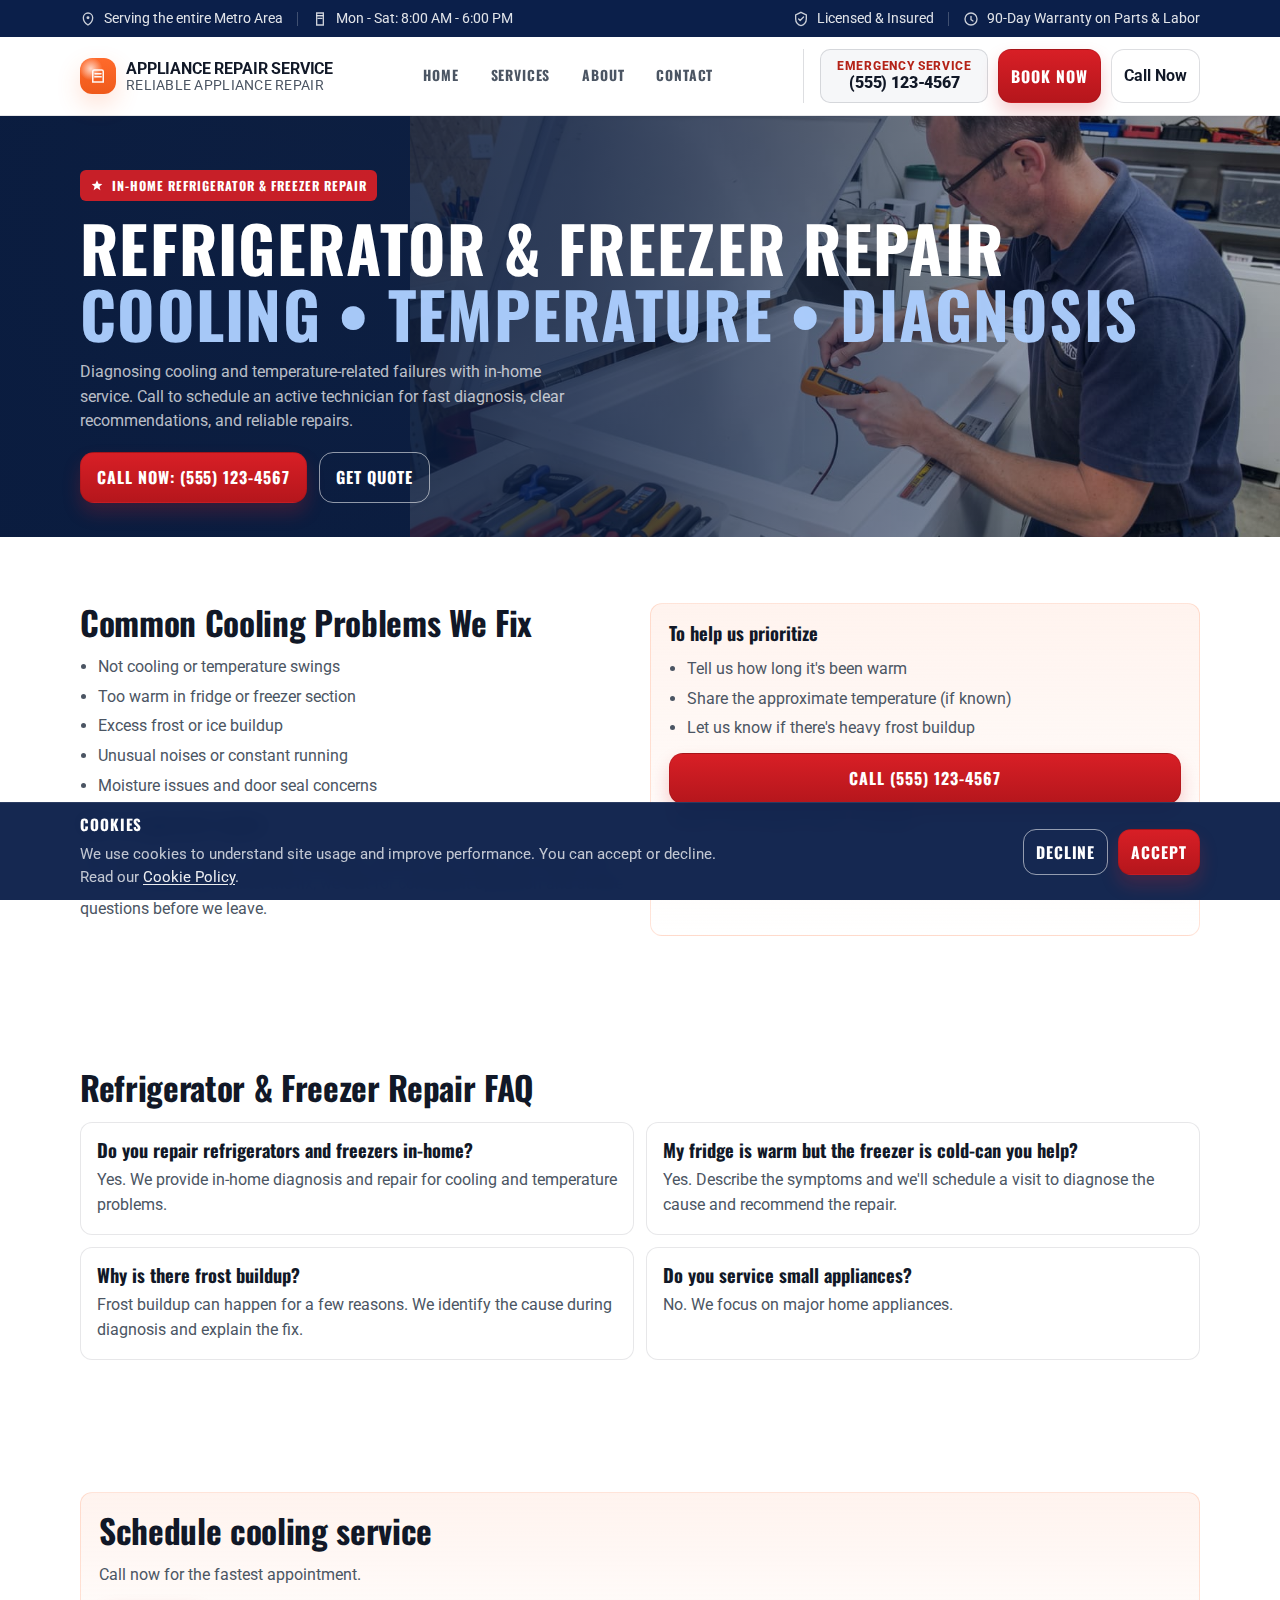
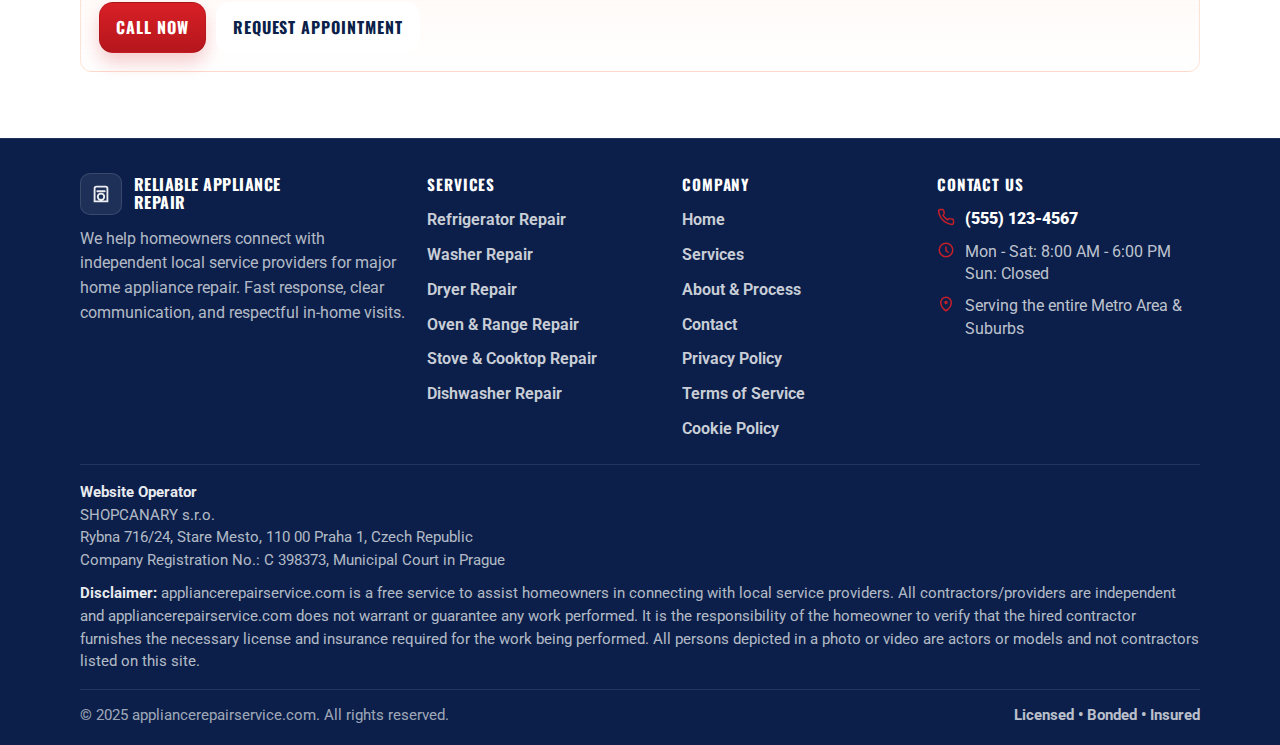
<file: refrigerator-freezer-repair.html>
<!doctype html>
<html lang="en">
  <head>
    <meta charset="utf-8" />
    <meta name="viewport" content="width=device-width, initial-scale=1" />
    <meta name="description" content="Refrigerator and freezer repair in-home for cooling and temperature-related failures. Call (555) 123-4567 to schedule service with an active technician." />
    <title>Refrigerator &amp; Freezer Repair | Call (555) 123-4567</title>
    <link rel="canonical" href="https://www.example.com/refrigerator-freezer-repair.html" />
    <link rel="icon" href="assets/favicon.svg" type="image/svg+xml" />
    <link rel="preconnect" href="https://fonts.googleapis.com" />
    <link rel="preconnect" href="https://fonts.gstatic.com" crossorigin />
    <link href="https://fonts.googleapis.com/css2?family=Oswald:wght@400;500;600;700&family=Roboto:wght@300;400;500;700&display=swap" rel="stylesheet" />
    <link rel="stylesheet" href="assets/styles.css" />
    <script defer src="assets/main.js"></script>
  </head>
  <body>
    <a class="skip-link" href="#main">Skip to content</a>

    <header class="site-header" data-header>
      <div class="topbar" aria-label="Service information">
        <div class="container">
          <div class="topbar-inner">
            <div class="topbar-group">
              <span class="topbar-item">
                <svg viewBox="0 0 24 24" fill="none" aria-hidden="true"><path d="M12 21s7-4.4 7-11a7 7 0 1 0-14 0c0 6.6 7 11 7 11Z" stroke="currentColor" stroke-width="2"/><circle cx="12" cy="10" r="2.2" fill="currentColor"/></svg>
                Serving the entire Metro Area
              </span>
              <span class="topbar-sep" aria-hidden="true"></span>
              <span class="topbar-item">
                <svg viewBox="0 0 24 24" fill="none" aria-hidden="true"><path d="M7 3h10v4H7z" stroke="currentColor" stroke-width="2"/><path d="M7 7h10v14H7z" stroke="currentColor" stroke-width="2"/><path d="M9 11h6" stroke="currentColor" stroke-width="2" stroke-linecap="round"/></svg>
                Mon - Sat: 8:00 AM - 6:00 PM
              </span>
            </div>
            <div class="topbar-group" aria-label="Trust badges">
              <span class="topbar-item">
                <svg viewBox="0 0 24 24" fill="none" aria-hidden="true"><path d="M12 2l8 4v6c0 5-3.4 9.4-8 10-4.6-.6-8-5-8-10V6l8-4Z" stroke="currentColor" stroke-width="2"/><path d="M8.5 12l2.2 2.2L15.8 9" stroke="currentColor" stroke-width="2" stroke-linecap="round" stroke-linejoin="round"/></svg>
                Licensed &amp; Insured
              </span>
              <span class="topbar-sep" aria-hidden="true"></span>
              <span class="topbar-item">
                <svg viewBox="0 0 24 24" fill="none" aria-hidden="true"><path d="M12 8v5l3 2" stroke="currentColor" stroke-width="2" stroke-linecap="round"/><path d="M21 12a9 9 0 1 1-9-9 9 9 0 0 1 9 9Z" stroke="currentColor" stroke-width="2"/></svg>
                90-Day Warranty on Parts &amp; Labor
              </span>
            </div>
          </div>
        </div>
      </div>

      <div class="container">
        <div class="header-inner">
          <a class="brand" href="index.html" aria-label="Appliance Repair Service home">
            <span class="brand-mark" aria-hidden="true">
              <svg viewBox="0 0 24 24" fill="none"><path d="M7 4h10a2 2 0 0 1 2 2v14H5V6a2 2 0 0 1 2-2Z" stroke="currentColor" stroke-width="2"/><path d="M8 9h8" stroke="currentColor" stroke-width="2" stroke-linecap="round"/><path d="M7 13h10" stroke="currentColor" stroke-width="2"/></svg>
            </span>
            <span class="brand-text">
              <strong>Appliance Repair Service</strong>
              <span>Reliable Appliance Repair</span>
            </span>
          </a>

          <nav class="nav" aria-label="Primary">
            <a href="index.html">Home</a>
            <a href="services.html">Services</a>
            <a href="about.html">About</a>
            <a href="contact.html">Contact</a>
          </nav>

          <div class="header-actions">
            <div class="header-cta" aria-label="Primary actions">
              <div class="phone-box" aria-label="Emergency service phone">
                <small>Emergency Service</small>
                <a href="tel:+15551234567">(555) 123-4567</a>
              </div>
              <a class="btn btn-danger btn-sm" href="tel:+15551234567" aria-label="Book now by calling (555) 123-4567">Book Now</a>
              <a class="btn btn-ghost btn-sm" href="tel:+15551234567" aria-label="Call now at (555) 123-4567">Call Now</a>
            </div>
            <button class="menu-btn" type="button" data-menu-btn aria-label="Open menu" aria-controls="mobile-nav" aria-expanded="false">
              <svg viewBox="0 0 24 24" fill="none" aria-hidden="true">
                <path d="M4 7h16M4 12h16M4 17h16" stroke="currentColor" stroke-width="2" stroke-linecap="round"/>
              </svg>
            </button>
          </div>
        </div>

        <nav id="mobile-nav" class="mobile-nav" data-mobile-nav aria-label="Mobile">
          <a href="index.html">Home</a>
          <a href="services.html">Services</a>
          <a href="about.html">About</a>
          <a href="contact.html">Contact</a>
        </nav>
      </div>
    </header>

    <main id="main">
      <section class="hero-dark" aria-label="Refrigerator and freezer repair" style="--hero-img: url(&quot;image/home/freezer.jpg&quot;)">
        <div class="container">
          <span class="hero-badge">
            <svg viewBox="0 0 24 24" fill="none" aria-hidden="true"><path d="M12 2l2.6 6.1 6.6.5-5 4.2 1.6 6.3-5.8-3.5-5.8 3.5 1.6-6.3-5-4.2 6.6-.5L12 2Z" fill="currentColor"/></svg>
            In-home refrigerator &amp; freezer repair
          </span>
          <h1 class="hero-title">Refrigerator &amp; Freezer Repair <span class="accent">Cooling • Temperature • Diagnosis</span></h1>
          <p class="hero-lead">
            Diagnosing cooling and temperature-related failures with in-home service. Call to schedule an active technician for fast diagnosis, clear recommendations, and reliable repairs.
          </p>
          <div class="hero-actions">
            <a class="btn btn-danger" href="tel:+15551234567">Call Now: (555) 123-4567</a>
            <a class="btn btn-outline-light" href="contact.html#appointment">Get Quote</a>
          </div>
        </div>
      </section>

      <section class="section">
        <div class="container">
          <div class="split">
            <div>
              <h2>Common Cooling Problems We Fix</h2>
              <ul class="muted">
                <li>Not cooling or temperature swings</li>
                <li>Too warm in fridge or freezer section</li>
                <li>Excess frost or ice buildup</li>
                <li>Unusual noises or constant running</li>
                <li>Moisture issues and door seal concerns</li>
              </ul>
              <h3 style="margin-top:14px;">How we approach repairs</h3>
              <p class="muted">
                We confirm symptoms, inspect operation, identify the cause, and explain the recommended repair. After the fix, we test for consistent operation and answer questions before we leave.
              </p>
            </div>

            <div class="callout">
              <h3 style="margin-top:0;">To help us prioritize</h3>
              <ul class="muted">
                <li>Tell us how long it's been warm</li>
                <li>Share the approximate temperature (if known)</li>
                <li>Let us know if there's heavy frost buildup</li>
              </ul>
              <div class="actions">
                <a class="btn btn-danger btn-block" href="tel:+15551234567">Call (555) 123-4567</a>
              </div>
              <p class="hint">Phone is the fastest way to schedule.</p>
            </div>
          </div>
        </div>
      </section>

      <section class="section" id="faq">
        <div class="container">
          <h2>Refrigerator &amp; Freezer Repair FAQ</h2>
          <div class="grid cols-2" style="margin-top:16px;">
            <div class="card">
              <h3 style="margin-top:0;">Do you repair refrigerators and freezers in-home?</h3>
              <p class="muted">Yes. We provide in-home diagnosis and repair for cooling and temperature problems.</p>
            </div>
            <div class="card">
              <h3 style="margin-top:0;">My fridge is warm but the freezer is cold-can you help?</h3>
              <p class="muted">Yes. Describe the symptoms and we'll schedule a visit to diagnose the cause and recommend the repair.</p>
            </div>
            <div class="card">
              <h3 style="margin-top:0;">Why is there frost buildup?</h3>
              <p class="muted">Frost buildup can happen for a few reasons. We identify the cause during diagnosis and explain the fix.</p>
            </div>
            <div class="card">
              <h3 style="margin-top:0;">Do you service small appliances?</h3>
              <p class="muted">No. We focus on major home appliances.</p>
            </div>
          </div>
        </div>
      </section>

      <section class="section">
        <div class="container">
          <div class="callout">
            <h2 style="margin-top:0;">Schedule cooling service</h2>
            <p class="muted">Call now for the fastest appointment.</p>
            <div class="actions">
              <a class="btn btn-danger" href="tel:+15551234567">Call Now</a>
              <a class="btn btn-outline-dark" href="contact.html#appointment">Request Appointment</a>
            </div>
          </div>
        </div>
      </section>
    </main>

    <footer class="site-footer">
      <div class="container">
        <div class="footer-grid">
          <div class="footer-brand">
            <div class="logo-row">
              <span class="logo-mark" aria-hidden="true">
                <svg viewBox="0 0 24 24" fill="none">
                  <path d="M7 4h10a2 2 0 0 1 2 2v14H5V6a2 2 0 0 1 2-2Z" stroke="currentColor" stroke-width="2" />
                  <path d="M8 9h8" stroke="currentColor" stroke-width="2" stroke-linecap="round" />
                  <circle cx="12" cy="15" r="3.5" stroke="currentColor" stroke-width="2" />
                </svg>
              </span>
              <div>
                <div class="name">Reliable Appliance<br />Repair</div>
              </div>
            </div>
            <p>
              We help homeowners connect with independent local service providers for major home appliance repair. Fast response, clear communication, and respectful in-home visits.
            </p>
           
          </div>

          <div>
            <p class="footer-title">Services</p>
            <div class="footer-links" aria-label="Service links">
              <a href="refrigerator-freezer-repair.html">Refrigerator Repair</a>
              <a href="washer-repair.html">Washer Repair</a>
              <a href="dryer-repair.html">Dryer Repair</a>
              <a href="oven-repair.html">Oven &amp; Range Repair</a>
              <a href="stove-cooktop-repair.html">Stove &amp; Cooktop Repair</a>
              <a href="dishwasher-repair.html">Dishwasher Repair</a>
            </div>
          </div>

          <div>
            <p class="footer-title">Company</p>
            <div class="footer-links" aria-label="Company links">
              <a href="index.html">Home</a>
              <a href="services.html">Services</a>
              <a href="about.html">About &amp; Process</a>
              <a href="contact.html">Contact</a>
              <a href="privacy-policy.html">Privacy Policy</a>
              <a href="terms-of-service.html">Terms of Service</a>
              <a href="cookie-policy.html">Cookie Policy</a>
            </div>
          </div>

          <div>
            <p class="footer-title">Contact Us</p>
            <div class="footer-contact">
              <div class="contact-item">
                <svg viewBox="0 0 24 24" fill="none" aria-hidden="true"><path d="M22 16.92v3a2 2 0 0 1-2.18 2 19.79 19.79 0 0 1-8.63-3.07 19.5 19.5 0 0 1-6-6A19.79 19.79 0 0 1 2.08 4.18 2 2 0 0 1 4.06 2h3a2 2 0 0 1 2 1.72c.1.73.27 1.45.5 2.14a2 2 0 0 1-.45 2.11L8.09 9.91a16 16 0 0 0 6 6l1.27-1.27a2 2 0 0 1 2.11-.45c.69.23 1.41.4 2.14.5A2 2 0 0 1 22 16.92Z" stroke="currentColor" stroke-width="2" stroke-linecap="round" stroke-linejoin="round" /></svg>
                <div>
                  <a href="tel:+15551234567">(555) 123-4567</a>
                </div>
              </div>
              <div class="contact-item">
                <svg viewBox="0 0 24 24" fill="none" aria-hidden="true"><path d="M12 8v5l3 2" stroke="currentColor" stroke-width="2" stroke-linecap="round" /><path d="M21 12a9 9 0 1 1-9-9 9 9 0 0 1 9 9Z" stroke="currentColor" stroke-width="2" /></svg>
                <div>
                  Mon - Sat: 8:00 AM - 6:00 PM<br />
                  Sun: Closed
                </div>
              </div>
              <div class="contact-item">
                <svg viewBox="0 0 24 24" fill="none" aria-hidden="true"><path d="M12 21s7-4.4 7-11a7 7 0 1 0-14 0c0 6.6 7 11 7 11Z" stroke="currentColor" stroke-width="2" /><circle cx="12" cy="10" r="2.2" fill="currentColor" /></svg>
                <div>Serving the entire Metro Area &amp; Suburbs</div>
              </div>
            </div>
          </div>
        </div>

        <div class="footer-legal" aria-label="Legal notice">
          <p style="margin: 0 0 10px">
            <strong>Website Operator</strong><br />
            SHOPCANARY s.r.o.<br />
            Rybna 716/24, Stare Mesto, 110 00 Praha 1, Czech Republic<br />
            Company Registration No.: C 398373, Municipal Court in Prague
          </p>
          <p style="margin: 0">
            <strong>Disclaimer:</strong> appliancerepairservice.com is a free service to assist homeowners in connecting with local service providers. All contractors/providers are independent and appliancerepairservice.com does not warrant or guarantee any work performed. It is the responsibility of the homeowner to verify that the hired contractor furnishes the necessary license and insurance required for the work being performed. All persons depicted in a photo or video are actors or models and not contractors listed on this site.
          </p>
        </div>

        <div class="footer-bottom" aria-label="Footer bottom">
          <div>&copy; 2025 appliancerepairservice.com. All rights reserved.</div>
          <div class="trust">Licensed &bull; Bonded &bull; Insured</div>
        </div>
      </div>
    </footer>

    <div class="mobile-callbar" role="region" aria-label="Call now">
      <div class="mobile-callbar-inner">
        <div><p><strong>Tap to call</strong> for fastest scheduling.</p></div>
        <a class="btn btn-danger btn-sm" href="tel:+15551234567" aria-label="Call now at (555) 123-4567">Call Now</a>
      </div>
    </div>

    
  </body>
</html>
</file>
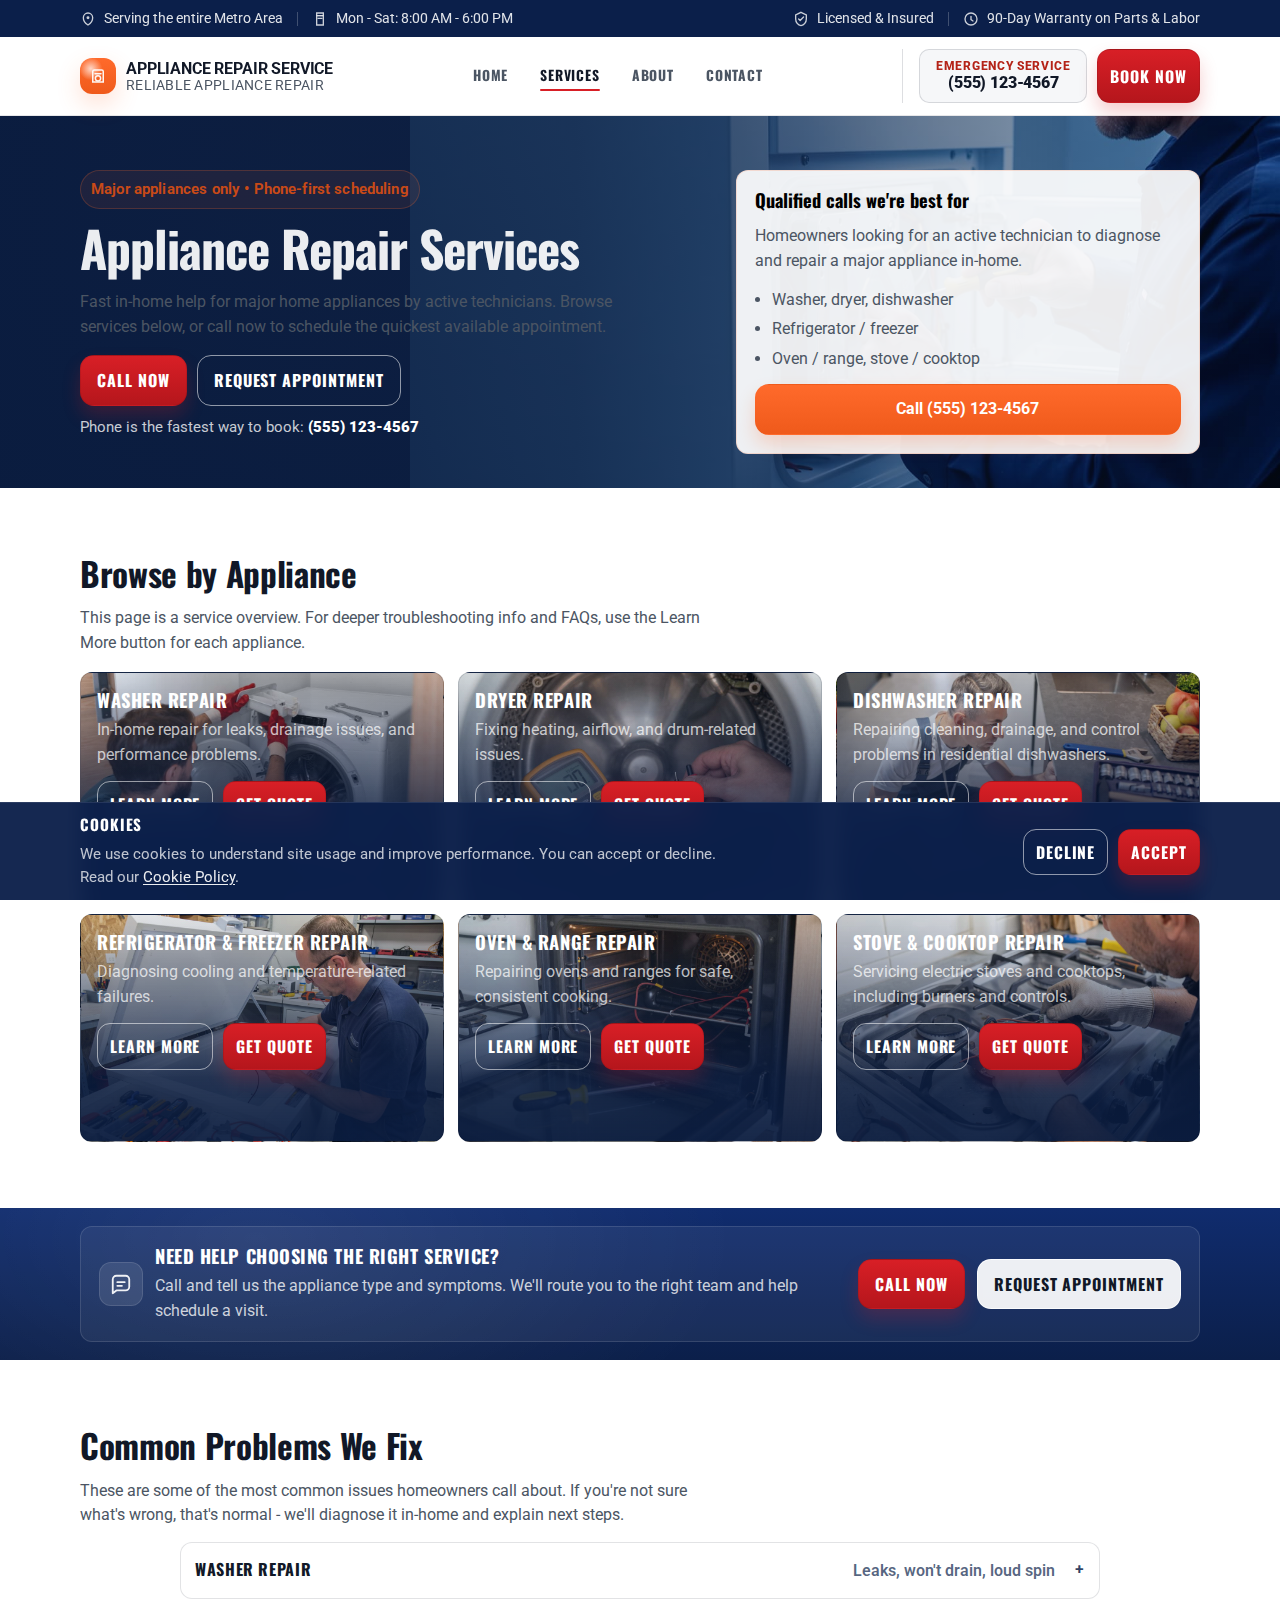
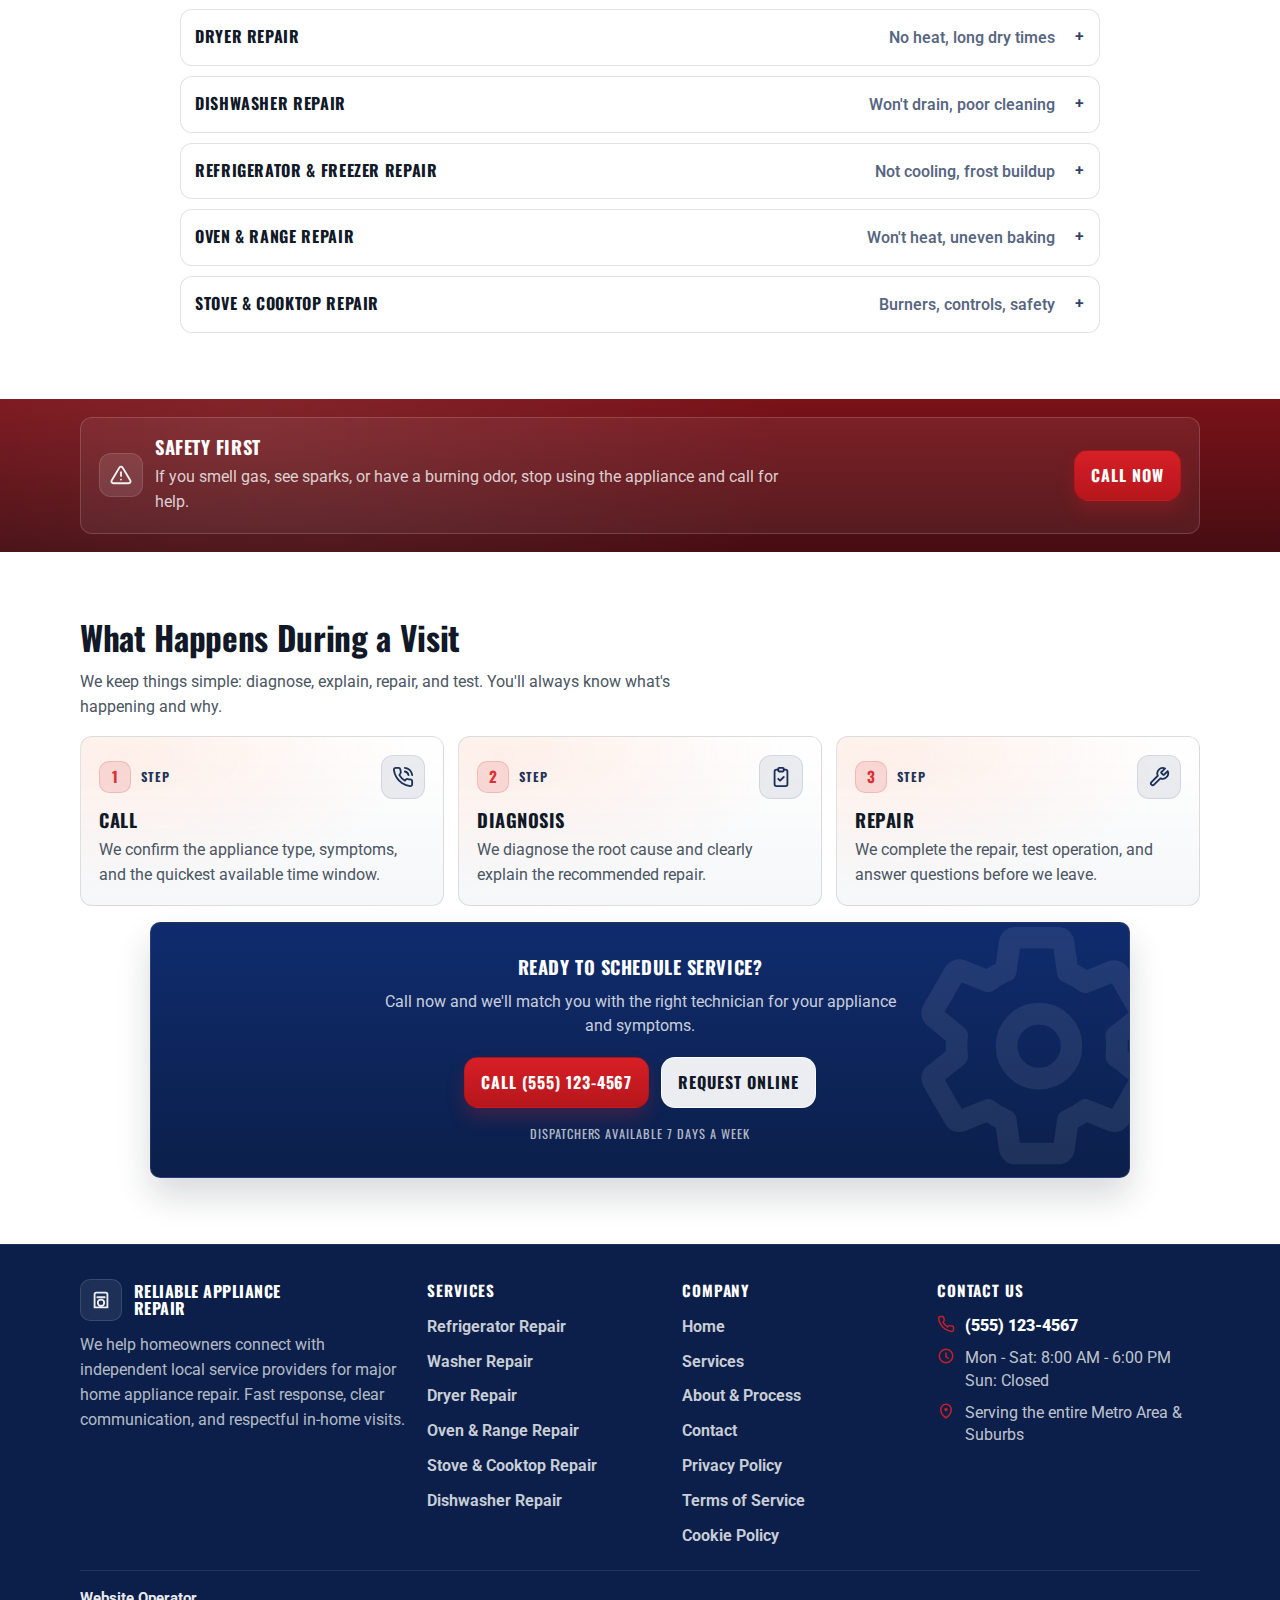
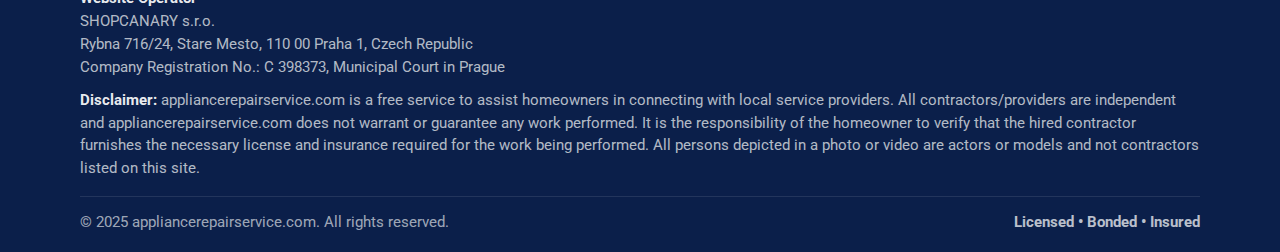
<file: services.html>
<!doctype html>
<html lang="en">
  <head>
    <meta charset="utf-8" />
    <meta name="viewport" content="width=device-width, initial-scale=1" />
    <meta
      name="description"
      content="Washer repair, dryer repair, dishwasher repair, refrigerator/freezer repair, oven/range repair, and stove/cooktop repair. In-home service with honest diagnostics."
    />
    <title>Appliance Repair Services | Call (555) 123-4567</title>
    <link rel="canonical" href="https://www.example.com/services.html" />
    <link rel="icon" href="assets/favicon.svg" type="image/svg+xml" />
    <link rel="preconnect" href="https://fonts.googleapis.com" />
    <link rel="preconnect" href="https://fonts.gstatic.com" crossorigin />
    <link
      href="https://fonts.googleapis.com/css2?family=Oswald:wght@400;500;600;700&family=Roboto:wght@300;400;500;700&display=swap"
      rel="stylesheet"
    />
    <link rel="stylesheet" href="assets/styles.css" />
    <script defer src="assets/main.js"></script>
  </head>
  <body>
    <a class="skip-link" href="#main">Skip to content</a>

    <header class="site-header" data-header>
      <div class="topbar" aria-label="Service information">
        <div class="container">
          <div class="topbar-inner">
            <div class="topbar-group">
              <span class="topbar-item">
                <svg viewBox="0 0 24 24" fill="none" aria-hidden="true">
                  <path
                    d="M12 21s7-4.4 7-11a7 7 0 1 0-14 0c0 6.6 7 11 7 11Z"
                    stroke="currentColor"
                    stroke-width="2"
                  />
                  <circle cx="12" cy="10" r="2.2" fill="currentColor" />
                </svg>
                Serving the entire Metro Area
              </span>
              <span class="topbar-sep" aria-hidden="true"></span>
              <span class="topbar-item">
                <svg viewBox="0 0 24 24" fill="none" aria-hidden="true">
                  <path
                    d="M7 3h10v4H7z"
                    stroke="currentColor"
                    stroke-width="2"
                  />
                  <path
                    d="M7 7h10v14H7z"
                    stroke="currentColor"
                    stroke-width="2"
                  />
                  <path
                    d="M9 11h6"
                    stroke="currentColor"
                    stroke-width="2"
                    stroke-linecap="round"
                  />
                </svg>
                Mon - Sat: 8:00 AM - 6:00 PM
              </span>
            </div>
            <div class="topbar-group" aria-label="Trust badges">
              <span class="topbar-item">
                <svg viewBox="0 0 24 24" fill="none" aria-hidden="true">
                  <path
                    d="M12 2l8 4v6c0 5-3.4 9.4-8 10-4.6-.6-8-5-8-10V6l8-4Z"
                    stroke="currentColor"
                    stroke-width="2"
                  />
                  <path
                    d="M8.5 12l2.2 2.2L15.8 9"
                    stroke="currentColor"
                    stroke-width="2"
                    stroke-linecap="round"
                    stroke-linejoin="round"
                  />
                </svg>
                Licensed &amp; Insured
              </span>
              <span class="topbar-sep" aria-hidden="true"></span>
              <span class="topbar-item">
                <svg viewBox="0 0 24 24" fill="none" aria-hidden="true">
                  <path
                    d="M12 8v5l3 2"
                    stroke="currentColor"
                    stroke-width="2"
                    stroke-linecap="round"
                  />
                  <path
                    d="M21 12a9 9 0 1 1-9-9 9 9 0 0 1 9 9Z"
                    stroke="currentColor"
                    stroke-width="2"
                  />
                </svg>
                90-Day Warranty on Parts &amp; Labor
              </span>
            </div>
          </div>
        </div>
      </div>
      <div class="container">
        <div class="header-inner">
          <a
            class="brand"
            href="index.html"
            aria-label="Appliance Repair Service home"
          >
            <span class="brand-mark" aria-hidden="true">
              <svg viewBox="0 0 24 24" fill="none">
                <path
                  d="M7 4h10a2 2 0 0 1 2 2v14H5V6a2 2 0 0 1 2-2Z"
                  stroke="currentColor"
                  stroke-width="2"
                />
                <path
                  d="M8 9h8"
                  stroke="currentColor"
                  stroke-width="2"
                  stroke-linecap="round"
                />
                <circle
                  cx="12"
                  cy="15"
                  r="3.5"
                  stroke="currentColor"
                  stroke-width="2"
                />
              </svg>
            </span>
            <span class="brand-text">
              <strong>Appliance Repair Service</strong>
              <span>Reliable Appliance Repair</span>
            </span>
          </a>

          <nav class="nav" aria-label="Primary">
            <a href="index.html">Home</a>
            <a href="services.html" aria-current="page">Services</a>
            <a href="about.html">About</a>
            <a href="contact.html">Contact</a>
          </nav>

          <div class="header-actions">
            <div class="header-cta" aria-label="Primary actions">
              <div class="phone-box" aria-label="Emergency service phone">
                <small>Emergency Service</small>
                <a href="tel:+15551234567">(555) 123-4567</a>
              </div>
              <a
                class="btn btn-danger btn-sm"
                href="tel:+15551234567"
                aria-label="Book now by calling (555) 123-4567"
                >Book Now</a>
            </div>
            <button
              class="menu-btn"
              type="button"
              data-menu-btn
              aria-label="Open menu"
              aria-controls="mobile-nav"
              aria-expanded="false"
            >
              <svg viewBox="0 0 24 24" fill="none" aria-hidden="true">
                <path
                  d="M4 7h16M4 12h16M4 17h16"
                  stroke="currentColor"
                  stroke-width="2"
                  stroke-linecap="round"
                />
              </svg>
            </button>
          </div>
        </div>

        <nav
          id="mobile-nav"
          class="mobile-nav"
          data-mobile-nav
          aria-label="Mobile"
        >
          <a href="index.html">Home</a>
          <a href="services.html" aria-current="page">Services</a>
          <a href="about.html">About</a>
          <a href="contact.html">Contact</a>
        </nav>
      </div>
    </header>

    <main id="main">
      <section
        class="hero-dark"
        aria-label="Appliance repair services"
        style="--hero-img: url(&quot;image/hero.jpg&quot;)"
      >
        <div class="container">
          <div class="hero-grid">
            <div>
              <span class="eyebrow"
                >Major appliances only &bull; Phone-first scheduling</span>
              <h1 style="margin-top: 10px">Appliance Repair Services</h1>
              <p class="muted" style="max-width: 62ch">
                Fast in-home help for major home appliances by active
                technicians. Browse services below, or call now to schedule the
                quickest available appointment.
              </p>
              <div
                class="actions"
                style="
                  display: flex;
                  gap: 10px;
                  flex-wrap: wrap;
                  margin-top: 16px;
                "
              >
                <a class="btn btn-danger" href="tel:+15551234567">Call Now</a>
                <a class="btn btn-outline-light" href="contact.html#appointment"
                  >Request Appointment</a>
              </div>
              <p
                class="hint"
                style="color: rgba(255, 255, 255, 0.78); margin-top: 10px"
              >
                Phone is the fastest way to book:
                <a
                  href="tel:+15551234567"
                  style="color: #fff; font-weight: 900; text-decoration: none"
                  >(555) 123-4567</a>
              </p>
            </div>

            <div class="callout" style="background: rgba(255, 255, 255, 0.92)">
              <h3 style="margin-top: 0; color: #000">
                Qualified calls we're best for
              </h3>
              <p class="muted">
                Homeowners looking for an active technician to diagnose and
                repair a major appliance in-home.
              </p>
              <ul class="muted">
                <li>Washer, dryer, dishwasher</li>
                <li>Refrigerator / freezer</li>
                <li>Oven / range, stove / cooktop</li>
              </ul>
              <div class="actions" style="margin-top: 12px">
                <a class="btn btn-primary btn-block" href="tel:+15551234567"
                  >Call (555) 123-4567</a>
              </div>
            </div>
          </div>
        </div>
      </section>

      <section class="section" aria-label="Browse services">
        <div class="container">
          <h2>Browse by Appliance</h2>
          <p class="muted" style="max-width: 70ch">
            This page is a service overview. For deeper troubleshooting info and
            FAQs, use the Learn More button for each appliance.
          </p>

          <div
            class="appliance-grid"
            style="margin-top: 16px"
            aria-label="Service cards"
          >
            <article class="appliance-card" data-bg="washer">
              <h3>Washer Repair</h3>
              <p>
                In-home repair for leaks, drainage issues, and performance
                problems.
              </p>
              <div class="appliance-actions">
                <a
                  class="btn btn-outline-light btn-sm"
                  href="washer-repair.html"
                  >Learn More</a>
                <a class="btn btn-danger btn-sm" href="contact.html#appointment"
                  >Get Quote</a>
              </div>
            </article>

            <article class="appliance-card" data-bg="dryer">
              <h3>Dryer Repair</h3>
              <p>Fixing heating, airflow, and drum-related issues.</p>
              <div class="appliance-actions">
                <a class="btn btn-outline-light btn-sm" href="dryer-repair.html"
                  >Learn More</a>
                <a class="btn btn-danger btn-sm" href="contact.html#appointment"
                  >Get Quote</a>
              </div>
            </article>

            <article class="appliance-card" data-bg="dishwasher">
              <h3>Dishwasher Repair</h3>
              <p>
                Repairing cleaning, drainage, and control problems in
                residential dishwashers.
              </p>
              <div class="appliance-actions">
                <a
                  class="btn btn-outline-light btn-sm"
                  href="dishwasher-repair.html"
                  >Learn More</a>
                <a class="btn btn-danger btn-sm" href="contact.html#appointment"
                  >Get Quote</a>
              </div>
            </article>

            <article class="appliance-card" data-bg="refrigerator">
              <h3>Refrigerator &amp; Freezer Repair</h3>
              <p>Diagnosing cooling and temperature-related failures.</p>
              <div class="appliance-actions">
                <a
                  class="btn btn-outline-light btn-sm"
                  href="refrigerator-freezer-repair.html"
                  >Learn More</a>
                <a class="btn btn-danger btn-sm" href="contact.html#appointment"
                  >Get Quote</a>
              </div>
            </article>

            <article class="appliance-card" data-bg="oven">
              <h3>Oven &amp; Range Repair</h3>
              <p>Repairing ovens and ranges for safe, consistent cooking.</p>
              <div class="appliance-actions">
                <a class="btn btn-outline-light btn-sm" href="oven-repair.html"
                  >Learn More</a>
                <a class="btn btn-danger btn-sm" href="contact.html#appointment"
                  >Get Quote</a>
              </div>
            </article>

            <article class="appliance-card" data-bg="cooktop">
              <h3>Stove &amp; Cooktop Repair</h3>
              <p>
                Servicing electric stoves and cooktops, including burners and
                controls.
              </p>
              <div class="appliance-actions">
                <a
                  class="btn btn-outline-light btn-sm"
                  href="stove-cooktop-repair.html"
                  >Learn More</a>
                <a class="btn btn-danger btn-sm" href="contact.html#appointment"
                  >Get Quote</a>
              </div>
            </article>
          </div>
        </div>
      </section>

      <section
        class="banner-section banner-navy"
        role="region"
        aria-label="Help choosing service"
      >
        <div class="container">
          <div class="banner">
            <div class="banner-icon" aria-hidden="true">
              <svg
                viewBox="0 0 24 24"
                fill="none"
                stroke="currentColor"
                stroke-width="2"
                stroke-linecap="round"
                stroke-linejoin="round"
              >
                <path
                  d="M21 15a4 4 0 0 1-4 4H7l-4 3V7a4 4 0 0 1 4-4h10a4 4 0 0 1 4 4Z"
                />
                <path d="M8 10h8" />
                <path d="M8 14h5" />
              </svg>
            </div>
            <div>
              <h3 class="banner-title">
                Need help choosing the right service?
              </h3>
              <p class="banner-sub">
                Call and tell us the appliance type and symptoms. We'll route
                you to the right team and help schedule a visit.
              </p>
            </div>
            <div class="banner-actions" aria-label="Banner actions">
              <a class="btn btn-danger" href="tel:+15551234567">Call Now</a>
              <a
                class="btn btn-ghost banner-ghost"
                href="contact.html#appointment"
                >Request Appointment</a>
            </div>
          </div>
        </div>
      </section>

      <section class="section" aria-label="Common problems">
        <div class="container">
          <h2>Common Problems We Fix</h2>
          <p class="muted" style="max-width: 72ch">
            These are some of the most common issues homeowners call about. If
            you're not sure what's wrong, that's normal - we'll diagnose it
            in-home and explain next steps.
          </p>

          <div class="accordion" style="margin-top: 12px">
            <details>
              <summary>
                <span>Washer Repair</span><span class="acc-meta">Leaks, won't drain, loud spin</span>
              </summary>
              <div class="acc-body">
                <ul class="muted">
                  <li>Not draining, not spinning, or not filling properly</li>
                  <li>Leaks, vibration, banging, or grinding noises</li>
                  <li>Stops mid-cycle or shows error codes</li>
                </ul>
                <div class="actions" style="margin-top: 12px">
                  <a class="btn btn-danger btn-sm" href="tel:+15551234567"
                    >Call Now</a>
                  <a class="btn btn-ghost btn-sm" href="washer-repair.html"
                    >Learn More</a>
                </div>
              </div>
            </details>

            <details>
              <summary>
                <span>Dryer Repair</span><span class="acc-meta">No heat, long dry times</span>
              </summary>
              <div class="acc-body">
                <ul class="muted">
                  <li>No heat / weak heat, or takes too long to dry</li>
                  <li>Drum not turning, squealing, or thumping noises</li>
                  <li>Shuts off early, won't start, or burning smell</li>
                </ul>
                <div class="actions" style="margin-top: 12px">
                  <a class="btn btn-danger btn-sm" href="tel:+15551234567"
                    >Call Now</a>
                  <a class="btn btn-ghost btn-sm" href="dryer-repair.html"
                    >Learn More</a>
                </div>
              </div>
            </details>

            <details>
              <summary>
                <span>Dishwasher Repair</span><span class="acc-meta">Won't drain, poor cleaning</span>
              </summary>
              <div class="acc-body">
                <ul class="muted">
                  <li>Won't drain, standing water, or noisy operation</li>
                  <li>Not cleaning well, not drying, or soap issues</li>
                  <li>Door latch, control, or cycle problems</li>
                </ul>
                <div class="actions" style="margin-top: 12px">
                  <a class="btn btn-danger btn-sm" href="tel:+15551234567"
                    >Call Now</a>
                  <a class="btn btn-ghost btn-sm" href="dishwasher-repair.html"
                    >Learn More</a>
                </div>
              </div>
            </details>

            <details>
              <summary>
                <span>Refrigerator &amp; Freezer Repair</span><span class="acc-meta">Not cooling, frost buildup</span>
              </summary>
              <div class="acc-body">
                <ul class="muted">
                  <li>Warm fridge, freezer issues, or temperature swings</li>
                  <li>Frost buildup, ice problems, or water leaks</li>
                  <li>Strange noises or compressor/fan concerns</li>
                </ul>
                <div class="actions" style="margin-top: 12px">
                  <a class="btn btn-danger btn-sm" href="tel:+15551234567"
                    >Call Now</a>
                  <a
                    class="btn btn-ghost btn-sm"
                    href="refrigerator-freezer-repair.html"
                    >Learn More</a>
                </div>
              </div>
            </details>

            <details>
              <summary>
                <span>Oven &amp; Range Repair</span><span class="acc-meta">Won't heat, uneven baking</span>
              </summary>
              <div class="acc-body">
                <ul class="muted">
                  <li>
                    Won't heat, heats unevenly, or temperature is inaccurate
                  </li>
                  <li>Ignition issues, error codes, or control problems</li>
                  <li>Door won't close/seal or lights not working</li>
                </ul>
                <div class="actions" style="margin-top: 12px">
                  <a class="btn btn-danger btn-sm" href="tel:+15551234567"
                    >Call Now</a>
                  <a class="btn btn-ghost btn-sm" href="oven-repair.html"
                    >Learn More</a>
                </div>
              </div>
            </details>

            <details>
              <summary>
                <span>Stove &amp; Cooktop Repair</span><span class="acc-meta">Burners, controls, safety</span>
              </summary>
              <div class="acc-body">
                <ul class="muted">
                  <li>
                    Burners not heating, inconsistent heat, or element failures
                  </li>
                  <li>Knobs, controls, or display issues</li>
                  <li>Concerns about sparks, smell, or safe operation</li>
                </ul>
                <div class="actions" style="margin-top: 12px">
                  <a class="btn btn-danger btn-sm" href="tel:+15551234567"
                    >Call Now</a>
                  <a
                    class="btn btn-ghost btn-sm"
                    href="stove-cooktop-repair.html"
                    >Learn More</a>
                </div>
              </div>
            </details>
          </div>
        </div>
      </section>

      <section
        class="banner-section banner-alert"
        role="region"
        aria-label="Safety notice"
      >
        <div class="container">
          <div class="banner banner-alert">
            <div class="banner-icon banner-icon-alert" aria-hidden="true">
              <svg
                viewBox="0 0 24 24"
                fill="none"
                stroke="currentColor"
                stroke-width="2"
                stroke-linecap="round"
                stroke-linejoin="round"
              >
                <path
                  d="M10.29 3.86 1.82 18a2 2 0 0 0 1.71 3h16.94a2 2 0 0 0 1.71-3L13.71 3.86a2 2 0 0 0-3.42 0Z"
                />
                <path d="M12 9v4" />
                <path d="M12 17h.01" />
              </svg>
            </div>
            <div>
              <h3 class="banner-title">Safety first</h3>
              <p class="banner-sub">
                If you smell gas, see sparks, or have a burning odor, stop using
                the appliance and call for help.
              </p>
            </div>
            <div class="banner-actions" aria-label="Safety actions">
              <a class="btn btn-danger" href="tel:+15551234567">Call Now</a>
            </div>
          </div>
        </div>
      </section>

      <section class="section" aria-label="Service process">
        <div class="container">
          <h2>What Happens During a Visit</h2>
          <p class="muted" style="max-width: 72ch">
            We keep things simple: diagnose, explain, repair, and test. You'll
            always know what's happening and why.
          </p>

          <div class="how-steps">
            <article class="step-card">
              <div class="step-top">
                <span class="step-num"><b>1</b> Step</span>
                <span class="step-icon" aria-hidden="true">
                  <svg
                    viewBox="0 0 24 24"
                    fill="none"
                    stroke="currentColor"
                    stroke-width="2"
                    stroke-linecap="round"
                    stroke-linejoin="round"
                  >
                    <path
                      d="M22 16.92v3a2 2 0 0 1-2.18 2 19.79 19.79 0 0 1-8.63-3.07 19.5 19.5 0 0 1-6-6A19.79 19.79 0 0 1 2.08 4.18 2 2 0 0 1 4.06 2h3a2 2 0 0 1 2 1.72c.1.73.27 1.45.5 2.14a2 2 0 0 1-.45 2.11L8.09 9.91a16 16 0 0 0 6 6l1.27-1.27a2 2 0 0 1 2.11-.45c.69.23 1.41.4 2.14.5A2 2 0 0 1 22 16.92Z"
                    />
                    <path d="M14.05 2a9 9 0 0 1 7.94 7.94" />
                    <path d="M14.05 6A5 5 0 0 1 18 10" />
                  </svg>
                </span>
              </div>
              <h3>Call</h3>
              <p>
                We confirm the appliance type, symptoms, and the quickest
                available time window.
              </p>
            </article>

            <article class="step-card">
              <div class="step-top">
                <span class="step-num"><b>2</b> Step</span>
                <span class="step-icon" aria-hidden="true">
                  <svg
                    viewBox="0 0 24 24"
                    fill="none"
                    stroke="currentColor"
                    stroke-width="2"
                    stroke-linecap="round"
                    stroke-linejoin="round"
                  >
                    <rect x="9" y="2" width="6" height="4" rx="1" />
                    <path
                      d="M9 4H7a2 2 0 0 0-2 2v14a2 2 0 0 0 2 2h10a2 2 0 0 0 2-2V6a2 2 0 0 0-2-2h-2"
                    />
                    <path d="m9 14 2 2 4-4" />
                  </svg>
                </span>
              </div>
              <h3>Diagnosis</h3>
              <p>
                We diagnose the root cause and clearly explain the recommended
                repair.
              </p>
            </article>

            <article class="step-card">
              <div class="step-top">
                <span class="step-num"><b>3</b> Step</span>
                <span class="step-icon" aria-hidden="true">
                  <svg
                    viewBox="0 0 24 24"
                    fill="none"
                    stroke="currentColor"
                    stroke-width="2"
                    stroke-linecap="round"
                    stroke-linejoin="round"
                  >
                    <path
                      d="M14.7 6.3a1 1 0 0 0 0 1.4l1.6 1.6a1 1 0 0 0 1.4 0l3.77-3.77a6 6 0 0 1-7.94 7.94l-6.91 6.91a2 2 0 0 1-2.83-2.83l6.91-6.91a6 6 0 0 1 7.94-7.94l-3.94 3.94Z"
                    />
                  </svg>
                </span>
              </div>
              <h3>Repair</h3>
              <p>
                We complete the repair, test operation, and answer questions
                before we leave.
              </p>
            </article>
          </div>

          <div class="cta-panel cta-panel-compact" role="region" aria-label="Ready to schedule">
            <div class="cta-gear" aria-hidden="true">
              <svg viewBox="0 0 24 24" fill="none">
                <path
                  d="M19.14 12.94a7.58 7.58 0 0 0 .05-.94 7.58 7.58 0 0 0-.05-.94l2.11-1.65a.5.5 0 0 0 .12-.63l-2-3.46a.5.5 0 0 0-.6-.22l-2.49 1a7.5 7.5 0 0 0-1.63-.94l-.38-2.65A.5.5 0 0 0 13.8 2h-4a.5.5 0 0 0-.49.42l-.38 2.65c-.58.23-1.12.54-1.63.94l-2.49-1a.5.5 0 0 0-.6.22l-2 3.46a.5.5 0 0 0 .12.63L4.44 11.06a7.58 7.58 0 0 0-.05.94c0 .32.02.63.05.94l-2.11 1.65a.5.5 0 0 0-.12.63l2 3.46a.5.5 0 0 0 .6.22l2.49-1c.5.4 1.05.71 1.63.94l.38 2.65a.5.5 0 0 0 .49.42h4a.5.5 0 0 0 .49-.42l.38-2.65c.58-.23 1.12-.54 1.63-.94l2.49 1a.5.5 0 0 0 .6-.22l2-3.46a.5.5 0 0 0-.12-.63l-2.11-1.65Z"
                  stroke="currentColor"
                  stroke-width="2"
                  stroke-linecap="round"
                  stroke-linejoin="round"
                />
                <circle
                  cx="12"
                  cy="12"
                  r="3"
                  stroke="currentColor"
                  stroke-width="2"
                />
              </svg>
            </div>

            <h3 class="cta-title">Ready to schedule service?</h3>
            <p class="cta-sub">
              Call now and we'll match you with the right technician for your
              appliance and symptoms.
            </p>
            <div class="cta-actions" aria-label="Schedule actions">
              <a class="btn btn-danger" href="tel:+15551234567"
                >Call (555) 123-4567</a>
              <a class="btn btn-ghost cta-secondary" href="contact.html#appointment"
                >Request Online</a>
            </div>
            <p class="cta-note">Dispatchers available 7 days a week</p>
          </div>
        </div>
      </section>
    </main>

    <footer class="site-footer">
      <div class="container">
        <div class="footer-grid">
          <div class="footer-brand">
            <div class="logo-row">
              <span class="logo-mark" aria-hidden="true">
                <svg viewBox="0 0 24 24" fill="none">
                  <path
                    d="M7 4h10a2 2 0 0 1 2 2v14H5V6a2 2 0 0 1 2-2Z"
                    stroke="currentColor"
                    stroke-width="2"
                  />
                  <path
                    d="M8 9h8"
                    stroke="currentColor"
                    stroke-width="2"
                    stroke-linecap="round"
                  />
                  <circle
                    cx="12"
                    cy="15"
                    r="3.5"
                    stroke="currentColor"
                    stroke-width="2"
                  />
                </svg>
              </span>
              <div>
                <div class="name">Reliable Appliance<br />Repair</div>
              </div>
            </div>
            <p>
              We help homeowners connect with independent local service
              providers for major home appliance repair. Fast response, clear
              communication, and respectful in-home visits.
            </p>
          </div>

          <div>
            <p class="footer-title">Services</p>
            <div class="footer-links" aria-label="Service links">
              <a href="refrigerator-freezer-repair.html">Refrigerator Repair</a>
              <a href="washer-repair.html">Washer Repair</a>
              <a href="dryer-repair.html">Dryer Repair</a>
              <a href="oven-repair.html">Oven &amp; Range Repair</a>
              <a href="stove-cooktop-repair.html">Stove &amp; Cooktop Repair</a>
              <a href="dishwasher-repair.html">Dishwasher Repair</a>
            </div>
          </div>

          <div>
            <p class="footer-title">Company</p>
            <div class="footer-links" aria-label="Company links">
              <a href="index.html">Home</a>
              <a href="services.html">Services</a>
              <a href="about.html">About &amp; Process</a>
              <a href="contact.html">Contact</a>
              <a href="privacy-policy.html">Privacy Policy</a>
              <a href="terms-of-service.html">Terms of Service</a>
              <a href="cookie-policy.html">Cookie Policy</a>
            </div>
          </div>

          <div>
            <p class="footer-title">Contact Us</p>
            <div class="footer-contact">
              <div class="contact-item">
                <svg viewBox="0 0 24 24" fill="none" aria-hidden="true">
                  <path
                    d="M22 16.92v3a2 2 0 0 1-2.18 2 19.79 19.79 0 0 1-8.63-3.07 19.5 19.5 0 0 1-6-6A19.79 19.79 0 0 1 2.08 4.18 2 2 0 0 1 4.06 2h3a2 2 0 0 1 2 1.72c.1.73.27 1.45.5 2.14a2 2 0 0 1-.45 2.11L8.09 9.91a16 16 0 0 0 6 6l1.27-1.27a2 2 0 0 1 2.11-.45c.69.23 1.41.4 2.14.5A2 2 0 0 1 22 16.92Z"
                    stroke="currentColor"
                    stroke-width="2"
                    stroke-linecap="round"
                    stroke-linejoin="round"
                  />
                </svg>
                <div>
                  <a href="tel:+15551234567">(555) 123-4567</a>
                </div>
              </div>
              <div class="contact-item">
                <svg viewBox="0 0 24 24" fill="none" aria-hidden="true">
                  <path
                    d="M12 8v5l3 2"
                    stroke="currentColor"
                    stroke-width="2"
                    stroke-linecap="round"
                  />
                  <path
                    d="M21 12a9 9 0 1 1-9-9 9 9 0 0 1 9 9Z"
                    stroke="currentColor"
                    stroke-width="2"
                  />
                </svg>
                <div>
                  Mon - Sat: 8:00 AM - 6:00 PM<br />
                  Sun: Closed
                </div>
              </div>
              <div class="contact-item">
                <svg viewBox="0 0 24 24" fill="none" aria-hidden="true">
                  <path
                    d="M12 21s7-4.4 7-11a7 7 0 1 0-14 0c0 6.6 7 11 7 11Z"
                    stroke="currentColor"
                    stroke-width="2"
                  />
                  <circle cx="12" cy="10" r="2.2" fill="currentColor" />
                </svg>
                <div>Serving the entire Metro Area &amp; Suburbs</div>
              </div>
            </div>
          </div>
        </div>

        <div class="footer-legal" aria-label="Legal notice">
          <p style="margin: 0 0 10px">
            <strong>Website Operator</strong><br />
            SHOPCANARY s.r.o.<br />
            Rybna 716/24, Stare Mesto, 110 00 Praha 1, Czech Republic<br />
            Company Registration No.: C 398373, Municipal Court in Prague
          </p>
          <p style="margin: 0">
            <strong>Disclaimer:</strong> appliancerepairservice.com is a free
            service to assist homeowners in connecting with local service
            providers. All contractors/providers are independent and
            appliancerepairservice.com does not warrant or guarantee any work
            performed. It is the responsibility of the homeowner to verify that
            the hired contractor furnishes the necessary license and insurance
            required for the work being performed. All persons depicted in a
            photo or video are actors or models and not contractors listed on
            this site.
          </p>
        </div>

        <div class="footer-bottom" aria-label="Footer bottom">
          <div>
            &copy; 2025 appliancerepairservice.com. All rights reserved.
          </div>
          <div class="trust">Licensed &bull; Bonded &bull; Insured</div>
        </div>
      </div>
    </footer>

    <div class="mobile-callbar" role="region" aria-label="Call now">
      <div class="mobile-callbar-inner">
        <div>
          <p><strong>Need service?</strong> Tap to call.</p>
        </div>
        <a
          class="btn btn-danger btn-sm"
          href="tel:+15551234567"
          aria-label="Call now at (555) 123-4567"
          >Call Now</a>
      </div>
    </div>
  </body>
</html>
</file>
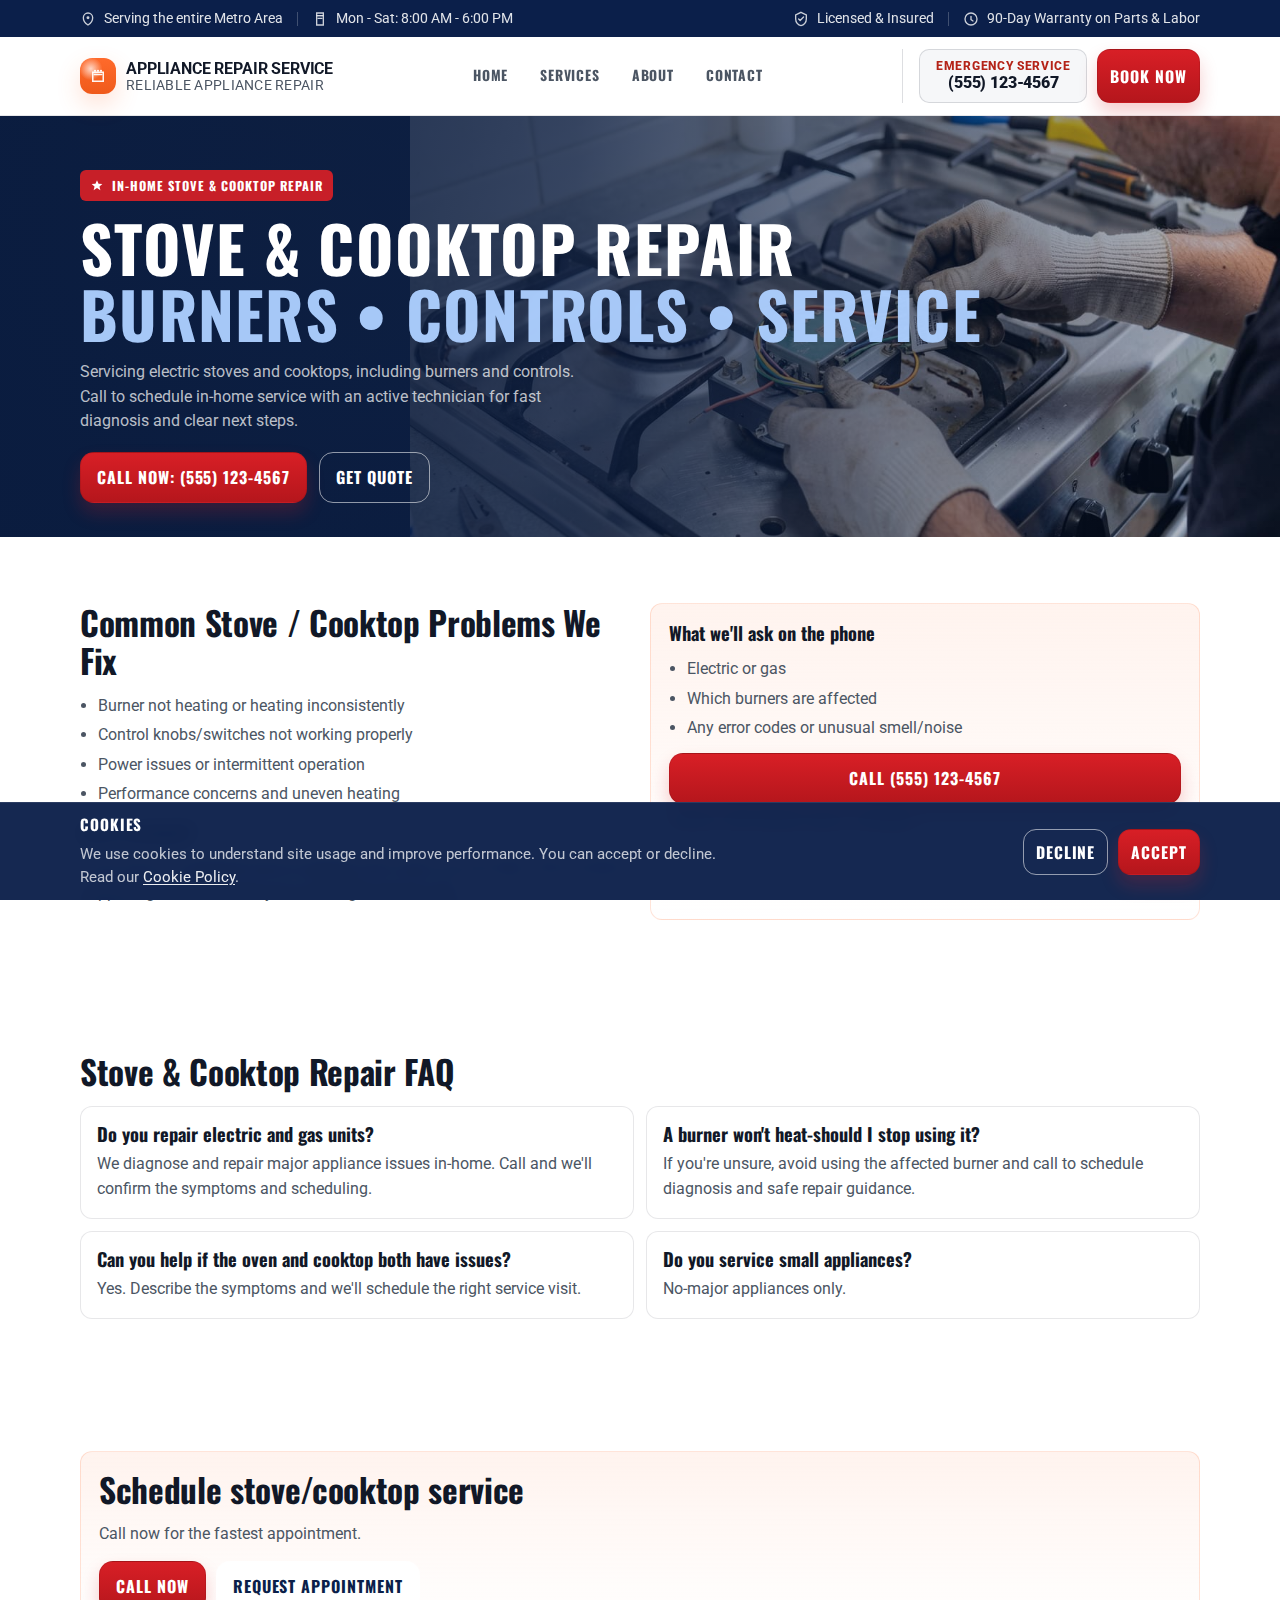
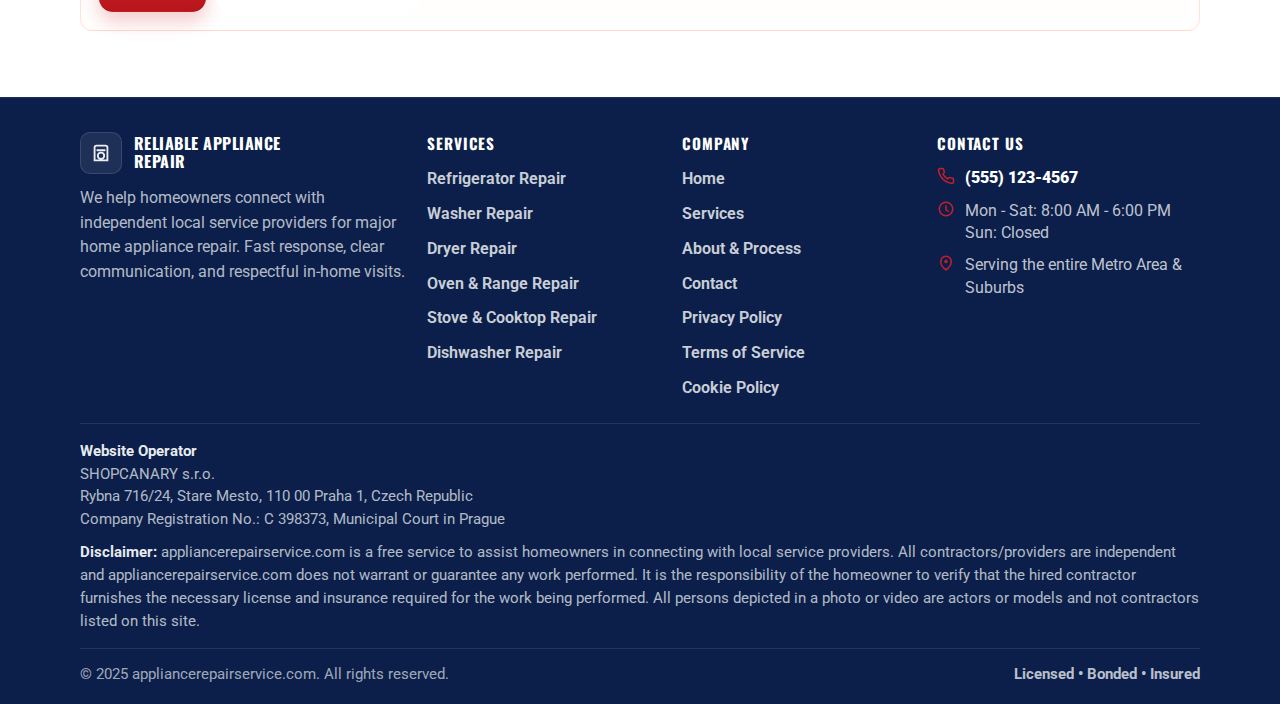
<file: stove-cooktop-repair.html>
<!doctype html>
<html lang="en">
  <head>
    <meta charset="utf-8" />
    <meta name="viewport" content="width=device-width, initial-scale=1" />
    <meta name="description" content="Stove and cooktop repair in-home for burners and controls. Call (555) 123-4567 to schedule service with an active technician." />
    <title>Stove &amp; Cooktop Repair | Call (555) 123-4567</title>
    <link rel="canonical" href="https://www.example.com/stove-cooktop-repair.html" />
    <link rel="icon" href="assets/favicon.svg" type="image/svg+xml" />
    <link rel="preconnect" href="https://fonts.googleapis.com" />
    <link rel="preconnect" href="https://fonts.gstatic.com" crossorigin />
    <link href="https://fonts.googleapis.com/css2?family=Oswald:wght@400;500;600;700&family=Roboto:wght@300;400;500;700&display=swap" rel="stylesheet" />
    <link rel="stylesheet" href="assets/styles.css" />
    <script defer src="assets/main.js"></script>
  </head>
  <body>
    <a class="skip-link" href="#main">Skip to content</a>

    <header class="site-header" data-header>
      <div class="topbar" aria-label="Service information">
        <div class="container">
          <div class="topbar-inner">
            <div class="topbar-group">
              <span class="topbar-item">
                <svg viewBox="0 0 24 24" fill="none" aria-hidden="true"><path d="M12 21s7-4.4 7-11a7 7 0 1 0-14 0c0 6.6 7 11 7 11Z" stroke="currentColor" stroke-width="2"/><circle cx="12" cy="10" r="2.2" fill="currentColor"/></svg>
                Serving the entire Metro Area
              </span>
              <span class="topbar-sep" aria-hidden="true"></span>
              <span class="topbar-item">
                <svg viewBox="0 0 24 24" fill="none" aria-hidden="true"><path d="M7 3h10v4H7z" stroke="currentColor" stroke-width="2"/><path d="M7 7h10v14H7z" stroke="currentColor" stroke-width="2"/><path d="M9 11h6" stroke="currentColor" stroke-width="2" stroke-linecap="round"/></svg>
                Mon - Sat: 8:00 AM - 6:00 PM
              </span>
            </div>
            <div class="topbar-group" aria-label="Trust badges">
              <span class="topbar-item">
                <svg viewBox="0 0 24 24" fill="none" aria-hidden="true"><path d="M12 2l8 4v6c0 5-3.4 9.4-8 10-4.6-.6-8-5-8-10V6l8-4Z" stroke="currentColor" stroke-width="2"/><path d="M8.5 12l2.2 2.2L15.8 9" stroke="currentColor" stroke-width="2" stroke-linecap="round" stroke-linejoin="round"/></svg>
                Licensed &amp; Insured
              </span>
              <span class="topbar-sep" aria-hidden="true"></span>
              <span class="topbar-item">
                <svg viewBox="0 0 24 24" fill="none" aria-hidden="true"><path d="M12 8v5l3 2" stroke="currentColor" stroke-width="2" stroke-linecap="round"/><path d="M21 12a9 9 0 1 1-9-9 9 9 0 0 1 9 9Z" stroke="currentColor" stroke-width="2"/></svg>
                90-Day Warranty on Parts &amp; Labor
              </span>
            </div>
          </div>
        </div>
      </div>

      <div class="container">
        <div class="header-inner">
          <a class="brand" href="index.html" aria-label="Appliance Repair Service home">
            <span class="brand-mark" aria-hidden="true">
              <svg viewBox="0 0 24 24" fill="none"><path d="M5 7h14v12H5z" stroke="currentColor" stroke-width="2"/><path d="M7 10h10" stroke="currentColor" stroke-width="2" stroke-linecap="round"/><circle cx="8" cy="5" r="1.5" fill="currentColor"/><circle cx="12" cy="5" r="1.5" fill="currentColor"/><circle cx="16" cy="5" r="1.5" fill="currentColor"/></svg>
            </span>
            <span class="brand-text">
              <strong>Appliance Repair Service</strong>
              <span>Reliable Appliance Repair</span>
            </span>
          </a>

          <nav class="nav" aria-label="Primary">
            <a href="index.html">Home</a>
            <a href="services.html">Services</a>
            <a href="about.html">About</a>
            <a href="contact.html">Contact</a>
          </nav>

          <div class="header-actions">
            <div class="header-cta" aria-label="Primary actions">
              <div class="phone-box" aria-label="Emergency service phone">
                <small>Emergency Service</small>
                <a href="tel:+15551234567">(555) 123-4567</a>
              </div>
              <a class="btn btn-danger btn-sm" href="tel:+15551234567" aria-label="Book now by calling (555) 123-4567">Book Now</a>
            </div>
            <button class="menu-btn" type="button" data-menu-btn aria-label="Open menu" aria-controls="mobile-nav" aria-expanded="false">
              <svg viewBox="0 0 24 24" fill="none" aria-hidden="true">
                <path d="M4 7h16M4 12h16M4 17h16" stroke="currentColor" stroke-width="2" stroke-linecap="round"/>
              </svg>
            </button>
          </div>
        </div>

        <nav id="mobile-nav" class="mobile-nav" data-mobile-nav aria-label="Mobile">
          <a href="index.html">Home</a>
          <a href="services.html">Services</a>
          <a href="about.html">About</a>
          <a href="contact.html">Contact</a>
        </nav>
      </div>
    </header>

    <main id="main">
      <section class="hero-dark" aria-label="Stove and cooktop repair" style="--hero-img: url(&quot;image/home/cooktop.jpg&quot;)">
        <div class="container">
          <span class="hero-badge">
            <svg viewBox="0 0 24 24" fill="none" aria-hidden="true"><path d="M12 2l2.6 6.1 6.6.5-5 4.2 1.6 6.3-5.8-3.5-5.8 3.5 1.6-6.3-5-4.2 6.6-.5L12 2Z" fill="currentColor"/></svg>
            In-home stove &amp; cooktop repair
          </span>
          <h1 class="hero-title">Stove &amp; Cooktop Repair <span class="accent">Burners • Controls • Service</span></h1>
          <p class="hero-lead">
            Servicing electric stoves and cooktops, including burners and controls. Call to schedule in-home service with an active technician for fast diagnosis and clear next steps.
          </p>
          <div class="hero-actions">
            <a class="btn btn-danger" href="tel:+15551234567">Call Now: (555) 123-4567</a>
            <a class="btn btn-outline-light" href="contact.html#appointment">Get Quote</a>
          </div>
        </div>
      </section>

      <section class="section">
        <div class="container">
          <div class="split">
            <div>
              <h2>Common Stove / Cooktop Problems We Fix</h2>
              <ul class="muted">
                <li>Burner not heating or heating inconsistently</li>
                <li>Control knobs/switches not working properly</li>
                <li>Power issues or intermittent operation</li>
                <li>Performance concerns and uneven heating</li>
              </ul>
              <h3 style="margin-top:14px;">Oven included?</h3>
              <p class="muted">
                If you have a combined stove/cooktop/oven issue, we can help. Tell us what's happening and we'll route you to the right service visit.
              </p>
            </div>

            <div class="callout">
              <h3 style="margin-top:0;">What we'll ask on the phone</h3>
              <ul class="muted">
                <li>Electric or gas</li>
                <li>Which burners are affected</li>
                <li>Any error codes or unusual smell/noise</li>
              </ul>
              <div class="actions">
                <a class="btn btn-danger btn-block" href="tel:+15551234567">Call (555) 123-4567</a>
              </div>
              <p class="hint">Phone is the fastest way to schedule.</p>
            </div>
          </div>
        </div>
      </section>

      <section class="section" id="faq">
        <div class="container">
          <h2>Stove &amp; Cooktop Repair FAQ</h2>
          <div class="grid cols-2" style="margin-top:16px;">
            <div class="card">
              <h3 style="margin-top:0;">Do you repair electric and gas units?</h3>
              <p class="muted">We diagnose and repair major appliance issues in-home. Call and we'll confirm the symptoms and scheduling.</p>
            </div>
            <div class="card">
              <h3 style="margin-top:0;">A burner won't heat-should I stop using it?</h3>
              <p class="muted">If you're unsure, avoid using the affected burner and call to schedule diagnosis and safe repair guidance.</p>
            </div>
            <div class="card">
              <h3 style="margin-top:0;">Can you help if the oven and cooktop both have issues?</h3>
              <p class="muted">Yes. Describe the symptoms and we'll schedule the right service visit.</p>
            </div>
            <div class="card">
              <h3 style="margin-top:0;">Do you service small appliances?</h3>
              <p class="muted">No-major appliances only.</p>
            </div>
          </div>
        </div>
      </section>

      <section class="section">
        <div class="container">
          <div class="callout">
            <h2 style="margin-top:0;">Schedule stove/cooktop service</h2>
            <p class="muted">Call now for the fastest appointment.</p>
            <div class="actions">
              <a class="btn btn-danger" href="tel:+15551234567">Call Now</a>
              <a class="btn btn-outline-dark" href="contact.html#appointment">Request Appointment</a>
            </div>
          </div>
        </div>
      </section>
    </main>

    <footer class="site-footer">
      <div class="container">
        <div class="footer-grid">
          <div class="footer-brand">
            <div class="logo-row">
              <span class="logo-mark" aria-hidden="true">
                <svg viewBox="0 0 24 24" fill="none">
                  <path d="M7 4h10a2 2 0 0 1 2 2v14H5V6a2 2 0 0 1 2-2Z" stroke="currentColor" stroke-width="2" />
                  <path d="M8 9h8" stroke="currentColor" stroke-width="2" stroke-linecap="round" />
                  <circle cx="12" cy="15" r="3.5" stroke="currentColor" stroke-width="2" />
                </svg>
              </span>
              <div>
                <div class="name">Reliable Appliance<br />Repair</div>
              </div>
            </div>
            <p>
              We help homeowners connect with independent local service providers for major home appliance repair. Fast response, clear communication, and respectful in-home visits.
            </p>
            
          </div>

          <div>
            <p class="footer-title">Services</p>
            <div class="footer-links" aria-label="Service links">
              <a href="refrigerator-freezer-repair.html">Refrigerator Repair</a>
              <a href="washer-repair.html">Washer Repair</a>
              <a href="dryer-repair.html">Dryer Repair</a>
              <a href="oven-repair.html">Oven &amp; Range Repair</a>
              <a href="stove-cooktop-repair.html">Stove &amp; Cooktop Repair</a>
              <a href="dishwasher-repair.html">Dishwasher Repair</a>
            </div>
          </div>

          <div>
            <p class="footer-title">Company</p>
            <div class="footer-links" aria-label="Company links">
              <a href="index.html">Home</a>
              <a href="services.html">Services</a>
              <a href="about.html">About &amp; Process</a>
              <a href="contact.html">Contact</a>
              <a href="privacy-policy.html">Privacy Policy</a>
              <a href="terms-of-service.html">Terms of Service</a>
              <a href="cookie-policy.html">Cookie Policy</a>
            </div>
          </div>

          <div>
            <p class="footer-title">Contact Us</p>
            <div class="footer-contact">
              <div class="contact-item">
                <svg viewBox="0 0 24 24" fill="none" aria-hidden="true"><path d="M22 16.92v3a2 2 0 0 1-2.18 2 19.79 19.79 0 0 1-8.63-3.07 19.5 19.5 0 0 1-6-6A19.79 19.79 0 0 1 2.08 4.18 2 2 0 0 1 4.06 2h3a2 2 0 0 1 2 1.72c.1.73.27 1.45.5 2.14a2 2 0 0 1-.45 2.11L8.09 9.91a16 16 0 0 0 6 6l1.27-1.27a2 2 0 0 1 2.11-.45c.69.23 1.41.4 2.14.5A2 2 0 0 1 22 16.92Z" stroke="currentColor" stroke-width="2" stroke-linecap="round" stroke-linejoin="round" /></svg>
                <div>
                  <a href="tel:+15551234567">(555) 123-4567</a>
                </div>
              </div>
              <div class="contact-item">
                <svg viewBox="0 0 24 24" fill="none" aria-hidden="true"><path d="M12 8v5l3 2" stroke="currentColor" stroke-width="2" stroke-linecap="round" /><path d="M21 12a9 9 0 1 1-9-9 9 9 0 0 1 9 9Z" stroke="currentColor" stroke-width="2" /></svg>
                <div>
                  Mon - Sat: 8:00 AM - 6:00 PM<br />
                  Sun: Closed
                </div>
              </div>
              <div class="contact-item">
                <svg viewBox="0 0 24 24" fill="none" aria-hidden="true"><path d="M12 21s7-4.4 7-11a7 7 0 1 0-14 0c0 6.6 7 11 7 11Z" stroke="currentColor" stroke-width="2" /><circle cx="12" cy="10" r="2.2" fill="currentColor" /></svg>
                <div>Serving the entire Metro Area &amp; Suburbs</div>
              </div>
            </div>
          </div>
        </div>

        <div class="footer-legal" aria-label="Legal notice">
          <p style="margin: 0 0 10px">
            <strong>Website Operator</strong><br />
            SHOPCANARY s.r.o.<br />
            Rybna 716/24, Stare Mesto, 110 00 Praha 1, Czech Republic<br />
            Company Registration No.: C 398373, Municipal Court in Prague
          </p>
          <p style="margin: 0">
            <strong>Disclaimer:</strong> appliancerepairservice.com is a free service to assist homeowners in connecting with local service providers. All contractors/providers are independent and appliancerepairservice.com does not warrant or guarantee any work performed. It is the responsibility of the homeowner to verify that the hired contractor furnishes the necessary license and insurance required for the work being performed. All persons depicted in a photo or video are actors or models and not contractors listed on this site.
          </p>
        </div>

        <div class="footer-bottom" aria-label="Footer bottom">
          <div>&copy; 2025 appliancerepairservice.com. All rights reserved.</div>
          <div class="trust">Licensed &bull; Bonded &bull; Insured</div>
        </div>
      </div>
    </footer>

    <div class="mobile-callbar" role="region" aria-label="Call now">
      <div class="mobile-callbar-inner">
        <div><p><strong>Tap to call</strong> for fastest scheduling.</p></div>
        <a class="btn btn-danger btn-sm" href="tel:+15551234567" aria-label="Call now at (555) 123-4567">Call Now</a>
      </div>
    </div>

    
  </body>
</html>
</file>
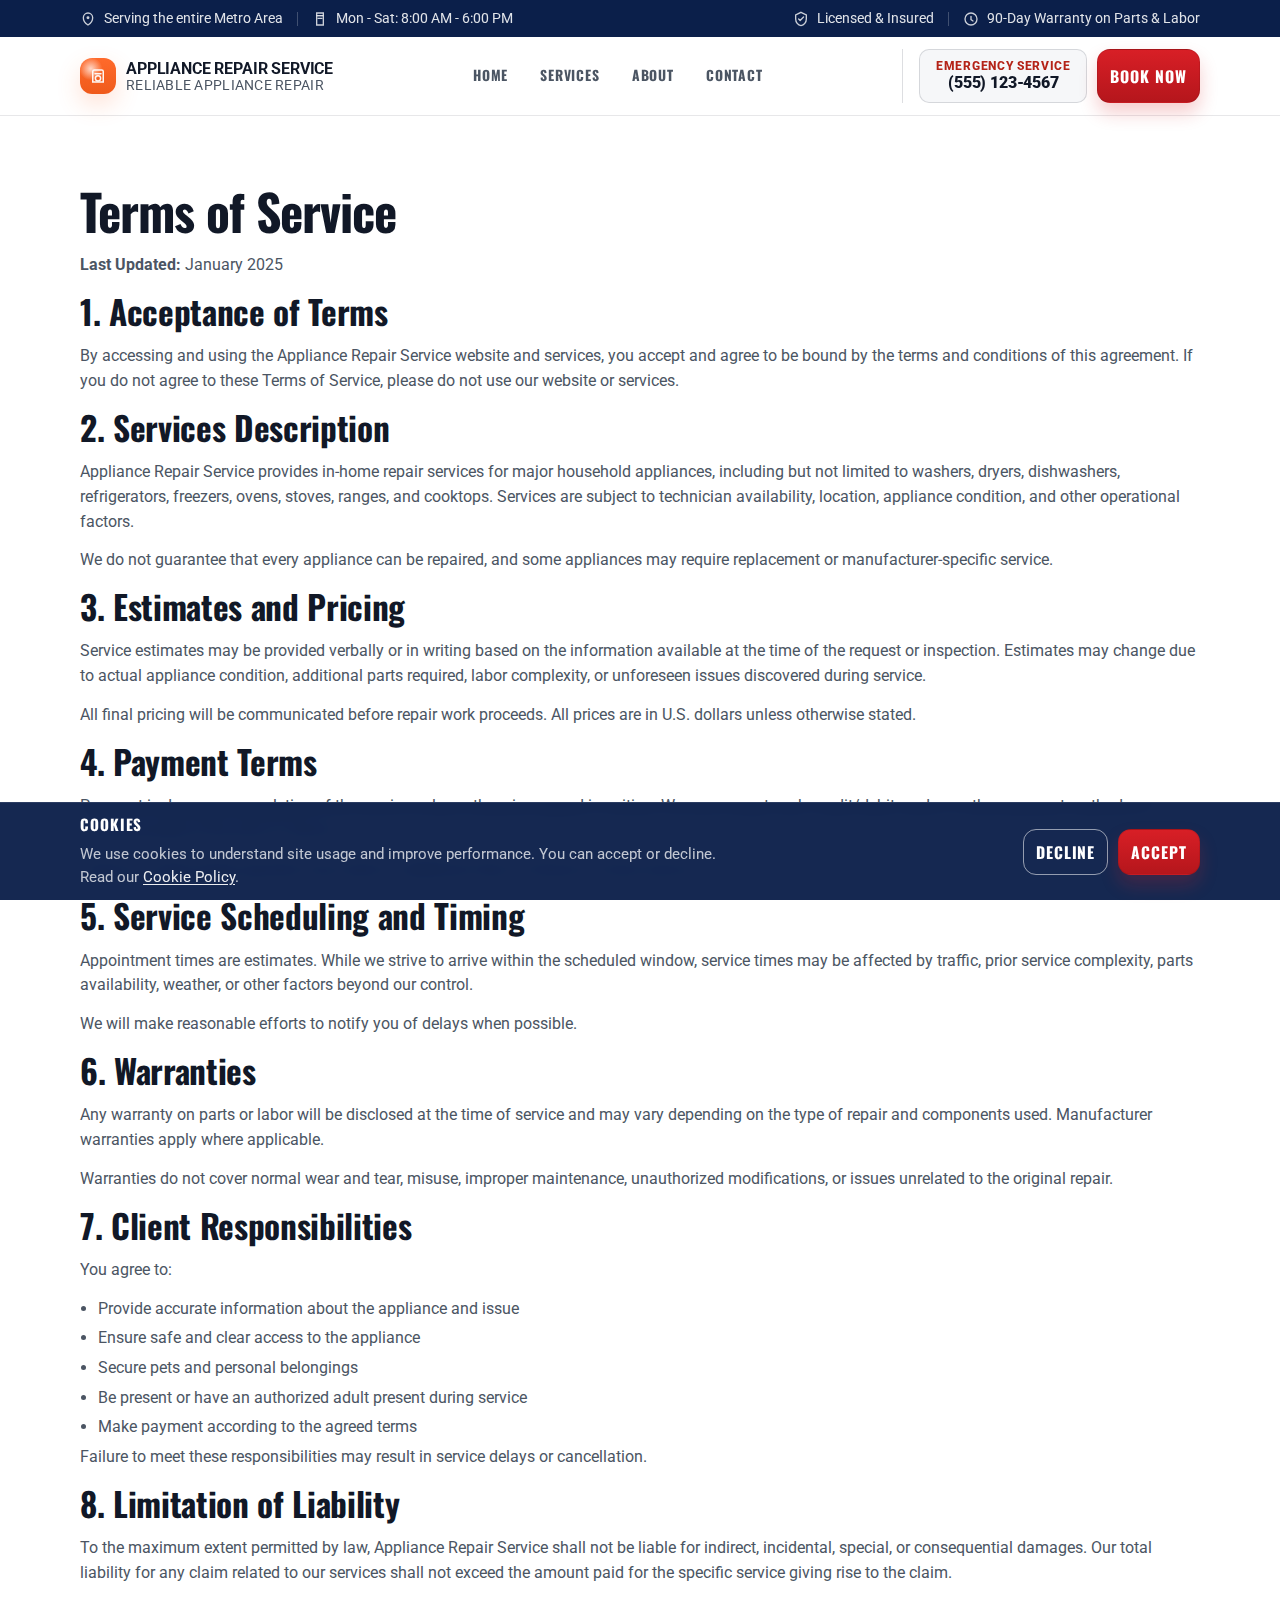
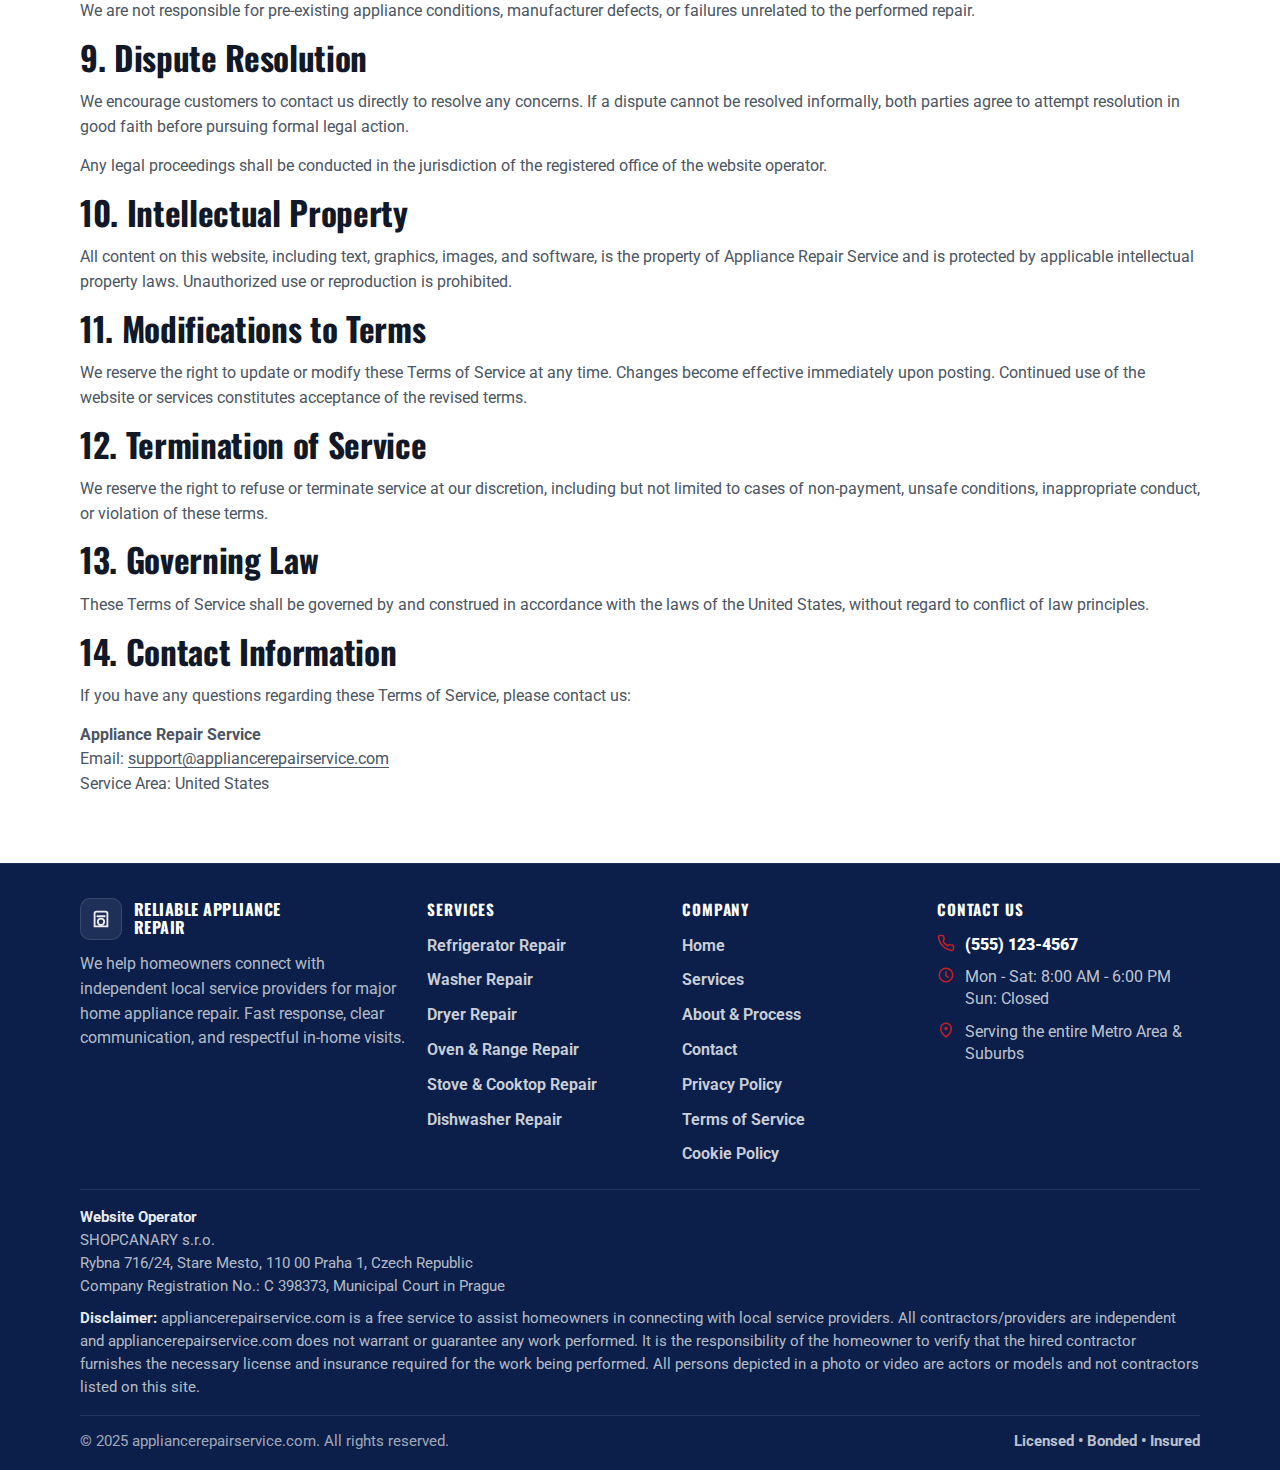
<file: terms-of-service.html>
<!doctype html>
<html lang="en">
  <head>
    <meta charset="utf-8" />
    <meta name="viewport" content="width=device-width, initial-scale=1" />
    <meta
      name="description"
      content="Terms of Service for appliancerepairservice.com."
    />
    <title>Terms of Service | Appliance Repair Service</title>
    <link
      rel="canonical"
      href="https://www.example.com/terms-of-service.html"
    />
    <link rel="icon" href="assets/favicon.svg" type="image/svg+xml" />
    <link rel="preconnect" href="https://fonts.googleapis.com" />
    <link rel="preconnect" href="https://fonts.gstatic.com" crossorigin />
    <link
      href="https://fonts.googleapis.com/css2?family=Oswald:wght@400;500;600;700&family=Roboto:wght@300;400;500;700&display=swap"
      rel="stylesheet"
    />
    <link rel="stylesheet" href="assets/styles.css" />
    <script defer src="assets/main.js"></script>
  </head>
  <body>
    <a class="skip-link" href="#main">Skip to content</a>

    <header class="site-header" data-header>
      <div class="topbar" aria-label="Service information">
        <div class="container">
          <div class="topbar-inner">
            <div class="topbar-group">
              <span class="topbar-item">
                <svg viewBox="0 0 24 24" fill="none" aria-hidden="true">
                  <path
                    d="M12 21s7-4.4 7-11a7 7 0 1 0-14 0c0 6.6 7 11 7 11Z"
                    stroke="currentColor"
                    stroke-width="2"
                  />
                  <circle cx="12" cy="10" r="2.2" fill="currentColor" />
                </svg>
                Serving the entire Metro Area
              </span>
              <span class="topbar-sep" aria-hidden="true"></span>
              <span class="topbar-item">
                <svg viewBox="0 0 24 24" fill="none" aria-hidden="true">
                  <path
                    d="M7 3h10v4H7z"
                    stroke="currentColor"
                    stroke-width="2"
                  />
                  <path
                    d="M7 7h10v14H7z"
                    stroke="currentColor"
                    stroke-width="2"
                  />
                  <path
                    d="M9 11h6"
                    stroke="currentColor"
                    stroke-width="2"
                    stroke-linecap="round"
                  />
                </svg>
                Mon - Sat: 8:00 AM - 6:00 PM
              </span>
            </div>
            <div class="topbar-group" aria-label="Trust badges">
              <span class="topbar-item">
                <svg viewBox="0 0 24 24" fill="none" aria-hidden="true">
                  <path
                    d="M12 2l8 4v6c0 5-3.4 9.4-8 10-4.6-.6-8-5-8-10V6l8-4Z"
                    stroke="currentColor"
                    stroke-width="2"
                  />
                  <path
                    d="M8.5 12l2.2 2.2L15.8 9"
                    stroke="currentColor"
                    stroke-width="2"
                    stroke-linecap="round"
                    stroke-linejoin="round"
                  />
                </svg>
                Licensed &amp; Insured
              </span>
              <span class="topbar-sep" aria-hidden="true"></span>
              <span class="topbar-item">
                <svg viewBox="0 0 24 24" fill="none" aria-hidden="true">
                  <path
                    d="M12 8v5l3 2"
                    stroke="currentColor"
                    stroke-width="2"
                    stroke-linecap="round"
                  />
                  <path
                    d="M21 12a9 9 0 1 1-9-9 9 9 0 0 1 9 9Z"
                    stroke="currentColor"
                    stroke-width="2"
                  />
                </svg>
                90-Day Warranty on Parts &amp; Labor
              </span>
            </div>
          </div>
        </div>
      </div>

      <div class="container">
        <div class="header-inner">
          <a class="brand" href="index.html" aria-label="Home">
            <span class="brand-mark" aria-hidden="true">
              <svg viewBox="0 0 24 24" fill="none">
                <path
                  d="M7 4h10a2 2 0 0 1 2 2v14H5V6a2 2 0 0 1 2-2Z"
                  stroke="currentColor"
                  stroke-width="2"
                />
                <path
                  d="M8 9h8"
                  stroke="currentColor"
                  stroke-width="2"
                  stroke-linecap="round"
                />
                <circle
                  cx="12"
                  cy="15"
                  r="3.5"
                  stroke="currentColor"
                  stroke-width="2"
                />
              </svg>
            </span>
            <span class="brand-text">
              <strong>Appliance Repair Service</strong>
              <span>Reliable Appliance Repair</span>
            </span>
          </a>

          <nav class="nav" aria-label="Primary">
            <a href="index.html">Home</a>
            <a href="services.html">Services</a>
            <a href="about.html">About</a>
            <a href="contact.html">Contact</a>
          </nav>

          <div class="header-actions">
            <div class="header-cta" aria-label="Primary actions">
              <div class="phone-box" aria-label="Emergency service phone">
                <small>Emergency Service</small>
                <a href="tel:+15551234567">(555) 123-4567</a>
              </div>
              <a
                class="btn btn-danger btn-sm"
                href="tel:+15551234567"
                aria-label="Book now by calling (555) 123-4567"
                >Book Now</a>
            </div>
            <button
              class="menu-btn"
              type="button"
              data-menu-btn
              aria-label="Open menu"
              aria-controls="mobile-nav"
              aria-expanded="false"
            >
              <svg viewBox="0 0 24 24" fill="none" aria-hidden="true">
                <path
                  d="M4 7h16M4 12h16M4 17h16"
                  stroke="currentColor"
                  stroke-width="2"
                  stroke-linecap="round"
                />
              </svg>
            </button>
          </div>
        </div>

        <nav
          id="mobile-nav"
          class="mobile-nav"
          data-mobile-nav
          aria-label="Mobile"
        >
          <a href="index.html">Home</a>
          <a href="services.html">Services</a>
          <a href="about.html">About</a>
          <a href="contact.html">Contact</a>
        </nav>
      </div>
    </header>

    <main id="main">
      <section class="section">
        <div class="container">
          <h1>Terms of Service</h1>
          <p class="muted"><strong>Last Updated:</strong> January 2025</p>

          <h2>1. Acceptance of Terms</h2>
          <p class="muted">
            By accessing and using the Appliance Repair Service website and
            services, you accept and agree to be bound by the terms and
            conditions of this agreement. If you do not agree to these Terms of
            Service, please do not use our website or services.
          </p>

          <h2>2. Services Description</h2>
          <p class="muted">
            Appliance Repair Service provides in-home repair services for major
            household appliances, including but not limited to washers, dryers,
            dishwashers, refrigerators, freezers, ovens, stoves, ranges, and
            cooktops. Services are subject to technician availability, location,
            appliance condition, and other operational factors.
          </p>
          <p class="muted">
            We do not guarantee that every appliance can be repaired, and some
            appliances may require replacement or manufacturer-specific service.
          </p>

          <h2>3. Estimates and Pricing</h2>
          <p class="muted">
            Service estimates may be provided verbally or in writing based on
            the information available at the time of the request or inspection.
            Estimates may change due to actual appliance condition, additional
            parts required, labor complexity, or unforeseen issues discovered
            during service.
          </p>
          <p class="muted">
            All final pricing will be communicated before repair work proceeds.
            All prices are in U.S. dollars unless otherwise stated.
          </p>

          <h2>4. Payment Terms</h2>
          <p class="muted">
            Payment is due upon completion of the service unless otherwise
            agreed in writing. We may accept cash, credit/debit cards, or other
            payment methods as communicated at the time of service.
          </p>
          <p class="muted">
            Failure to make timely payment may result in additional fees or
            refusal of future service.
          </p>

          <h2>5. Service Scheduling and Timing</h2>
          <p class="muted">
            Appointment times are estimates. While we strive to arrive within
            the scheduled window, service times may be affected by traffic,
            prior service complexity, parts availability, weather, or other
            factors beyond our control.
          </p>
          <p class="muted">
            We will make reasonable efforts to notify you of delays when
            possible.
          </p>

          <h2>6. Warranties</h2>
          <p class="muted">
            Any warranty on parts or labor will be disclosed at the time of
            service and may vary depending on the type of repair and components
            used. Manufacturer warranties apply where applicable.
          </p>
          <p class="muted">
            Warranties do not cover normal wear and tear, misuse, improper
            maintenance, unauthorized modifications, or issues unrelated to the
            original repair.
          </p>

          <h2>7. Client Responsibilities</h2>
          <p class="muted">You agree to:</p>
          <ul class="muted">
            <li>Provide accurate information about the appliance and issue</li>
            <li>Ensure safe and clear access to the appliance</li>
            <li>Secure pets and personal belongings</li>
            <li>Be present or have an authorized adult present during service</li>
            <li>Make payment according to the agreed terms</li>
          </ul>
          <p class="muted">
            Failure to meet these responsibilities may result in service delays
            or cancellation.
          </p>

          <h2>8. Limitation of Liability</h2>
          <p class="muted">
            To the maximum extent permitted by law, Appliance Repair Service
            shall not be liable for indirect, incidental, special, or
            consequential damages. Our total liability for any claim related to
            our services shall not exceed the amount paid for the specific
            service giving rise to the claim.
          </p>
          <p class="muted">
            We are not responsible for pre-existing appliance conditions,
            manufacturer defects, or failures unrelated to the performed repair.
          </p>

          <h2>9. Dispute Resolution</h2>
          <p class="muted">
            We encourage customers to contact us directly to resolve any
            concerns. If a dispute cannot be resolved informally, both parties
            agree to attempt resolution in good faith before pursuing formal
            legal action.
          </p>
          <p class="muted">
            Any legal proceedings shall be conducted in the jurisdiction of the
            registered office of the website operator.
          </p>

          <h2>10. Intellectual Property</h2>
          <p class="muted">
            All content on this website, including text, graphics, images, and
            software, is the property of Appliance Repair Service and is
            protected by applicable intellectual property laws. Unauthorized use
            or reproduction is prohibited.
          </p>

          <h2>11. Modifications to Terms</h2>
          <p class="muted">
            We reserve the right to update or modify these Terms of Service at
            any time. Changes become effective immediately upon posting.
            Continued use of the website or services constitutes acceptance of
            the revised terms.
          </p>

          <h2>12. Termination of Service</h2>
          <p class="muted">
            We reserve the right to refuse or terminate service at our
            discretion, including but not limited to cases of non-payment,
            unsafe conditions, inappropriate conduct, or violation of these
            terms.
          </p>

          <h2>13. Governing Law</h2>
          <p class="muted">
            These Terms of Service shall be governed by and construed in
            accordance with the laws of the United States, without regard to
            conflict of law principles.
          </p>

          <h2>14. Contact Information</h2>
          <p class="muted">
            If you have any questions regarding these Terms of Service, please
            contact us:
          </p>
          <p class="muted" style="margin: 0">
            <strong>Appliance Repair Service</strong><br />
            Email:
            <a href="mailto:support@appliancerepairservice.com"
              >support@appliancerepairservice.com</a><br />
            Service Area: United States
          </p>
        </div>
      </section>
    </main>

    <footer class="site-footer">
      <div class="container">
        <div class="footer-grid">
          <div class="footer-brand">
            <div class="logo-row">
              <span class="logo-mark" aria-hidden="true">
                <svg viewBox="0 0 24 24" fill="none">
                  <path
                    d="M7 4h10a2 2 0 0 1 2 2v14H5V6a2 2 0 0 1 2-2Z"
                    stroke="currentColor"
                    stroke-width="2"
                  />
                  <path
                    d="M8 9h8"
                    stroke="currentColor"
                    stroke-width="2"
                    stroke-linecap="round"
                  />
                  <circle
                    cx="12"
                    cy="15"
                    r="3.5"
                    stroke="currentColor"
                    stroke-width="2"
                  />
                </svg>
              </span>
              <div>
                <div class="name">Reliable Appliance<br />Repair</div>
              </div>
            </div>
            <p>
              We help homeowners connect with independent local service
              providers for major home appliance repair. Fast response, clear
              communication, and respectful in-home visits.
            </p>
          </div>

          <div>
            <p class="footer-title">Services</p>
            <div class="footer-links" aria-label="Service links">
              <a href="refrigerator-freezer-repair.html">Refrigerator Repair</a>
              <a href="washer-repair.html">Washer Repair</a>
              <a href="dryer-repair.html">Dryer Repair</a>
              <a href="oven-repair.html">Oven &amp; Range Repair</a>
              <a href="stove-cooktop-repair.html">Stove &amp; Cooktop Repair</a>
              <a href="dishwasher-repair.html">Dishwasher Repair</a>
            </div>
          </div>

          <div>
            <p class="footer-title">Company</p>
            <div class="footer-links" aria-label="Company links">
              <a href="index.html">Home</a>
              <a href="services.html">Services</a>
              <a href="about.html">About &amp; Process</a>
              <a href="contact.html">Contact</a>
              <a href="privacy-policy.html">Privacy Policy</a>
              <a href="terms-of-service.html">Terms of Service</a>
              <a href="cookie-policy.html">Cookie Policy</a>
            </div>
          </div>

          <div>
            <p class="footer-title">Contact Us</p>
            <div class="footer-contact">
              <div class="contact-item">
                <svg viewBox="0 0 24 24" fill="none" aria-hidden="true">
                  <path
                    d="M22 16.92v3a2 2 0 0 1-2.18 2 19.79 19.79 0 0 1-8.63-3.07 19.5 19.5 0 0 1-6-6A19.79 19.79 0 0 1 2.08 4.18 2 2 0 0 1 4.06 2h3a2 2 0 0 1 2 1.72c.1.73.27 1.45.5 2.14a2 2 0 0 1-.45 2.11L8.09 9.91a16 16 0 0 0 6 6l1.27-1.27a2 2 0 0 1 2.11-.45c.69.23 1.41.4 2.14.5A2 2 0 0 1 22 16.92Z"
                    stroke="currentColor"
                    stroke-width="2"
                    stroke-linecap="round"
                    stroke-linejoin="round"
                  />
                </svg>
                <div>
                  <a href="tel:+15551234567">(555) 123-4567</a>
                </div>
              </div>
              <div class="contact-item">
                <svg viewBox="0 0 24 24" fill="none" aria-hidden="true">
                  <path
                    d="M12 8v5l3 2"
                    stroke="currentColor"
                    stroke-width="2"
                    stroke-linecap="round"
                  />
                  <path
                    d="M21 12a9 9 0 1 1-9-9 9 9 0 0 1 9 9Z"
                    stroke="currentColor"
                    stroke-width="2"
                  />
                </svg>
                <div>
                  Mon - Sat: 8:00 AM - 6:00 PM<br />
                  Sun: Closed
                </div>
              </div>
              <div class="contact-item">
                <svg viewBox="0 0 24 24" fill="none" aria-hidden="true">
                  <path
                    d="M12 21s7-4.4 7-11a7 7 0 1 0-14 0c0 6.6 7 11 7 11Z"
                    stroke="currentColor"
                    stroke-width="2"
                  />
                  <circle cx="12" cy="10" r="2.2" fill="currentColor" />
                </svg>
                <div>Serving the entire Metro Area &amp; Suburbs</div>
              </div>
            </div>
          </div>
        </div>

        <div class="footer-legal" aria-label="Legal notice">
          <p style="margin: 0 0 10px">
            <strong>Website Operator</strong><br />
            SHOPCANARY s.r.o.<br />
            Rybna 716/24, Stare Mesto, 110 00 Praha 1, Czech Republic<br />
            Company Registration No.: C 398373, Municipal Court in Prague
          </p>
          <p style="margin: 0">
            <strong>Disclaimer:</strong> appliancerepairservice.com is a free
            service to assist homeowners in connecting with local service
            providers. All contractors/providers are independent and
            appliancerepairservice.com does not warrant or guarantee any work
            performed. It is the responsibility of the homeowner to verify that
            the hired contractor furnishes the necessary license and insurance
            required for the work being performed. All persons depicted in a
            photo or video are actors or models and not contractors listed on
            this site.
          </p>
        </div>

        <div class="footer-bottom" aria-label="Footer bottom">
          <div>
            &copy; 2025 appliancerepairservice.com. All rights reserved.
          </div>
          <div class="trust">Licensed &bull; Bonded &bull; Insured</div>
        </div>
      </div>
    </footer>

    <div class="mobile-callbar" role="region" aria-label="Call now">
      <div class="mobile-callbar-inner">
        <div>
          <p><strong>Tap to call</strong> for fastest scheduling.</p>
        </div>
        <a
          class="btn btn-danger btn-sm"
          href="tel:+15551234567"
          aria-label="Call now at (555) 123-4567"
          >Call Now</a>
      </div>
    </div>
  </body>
</html>
</file>
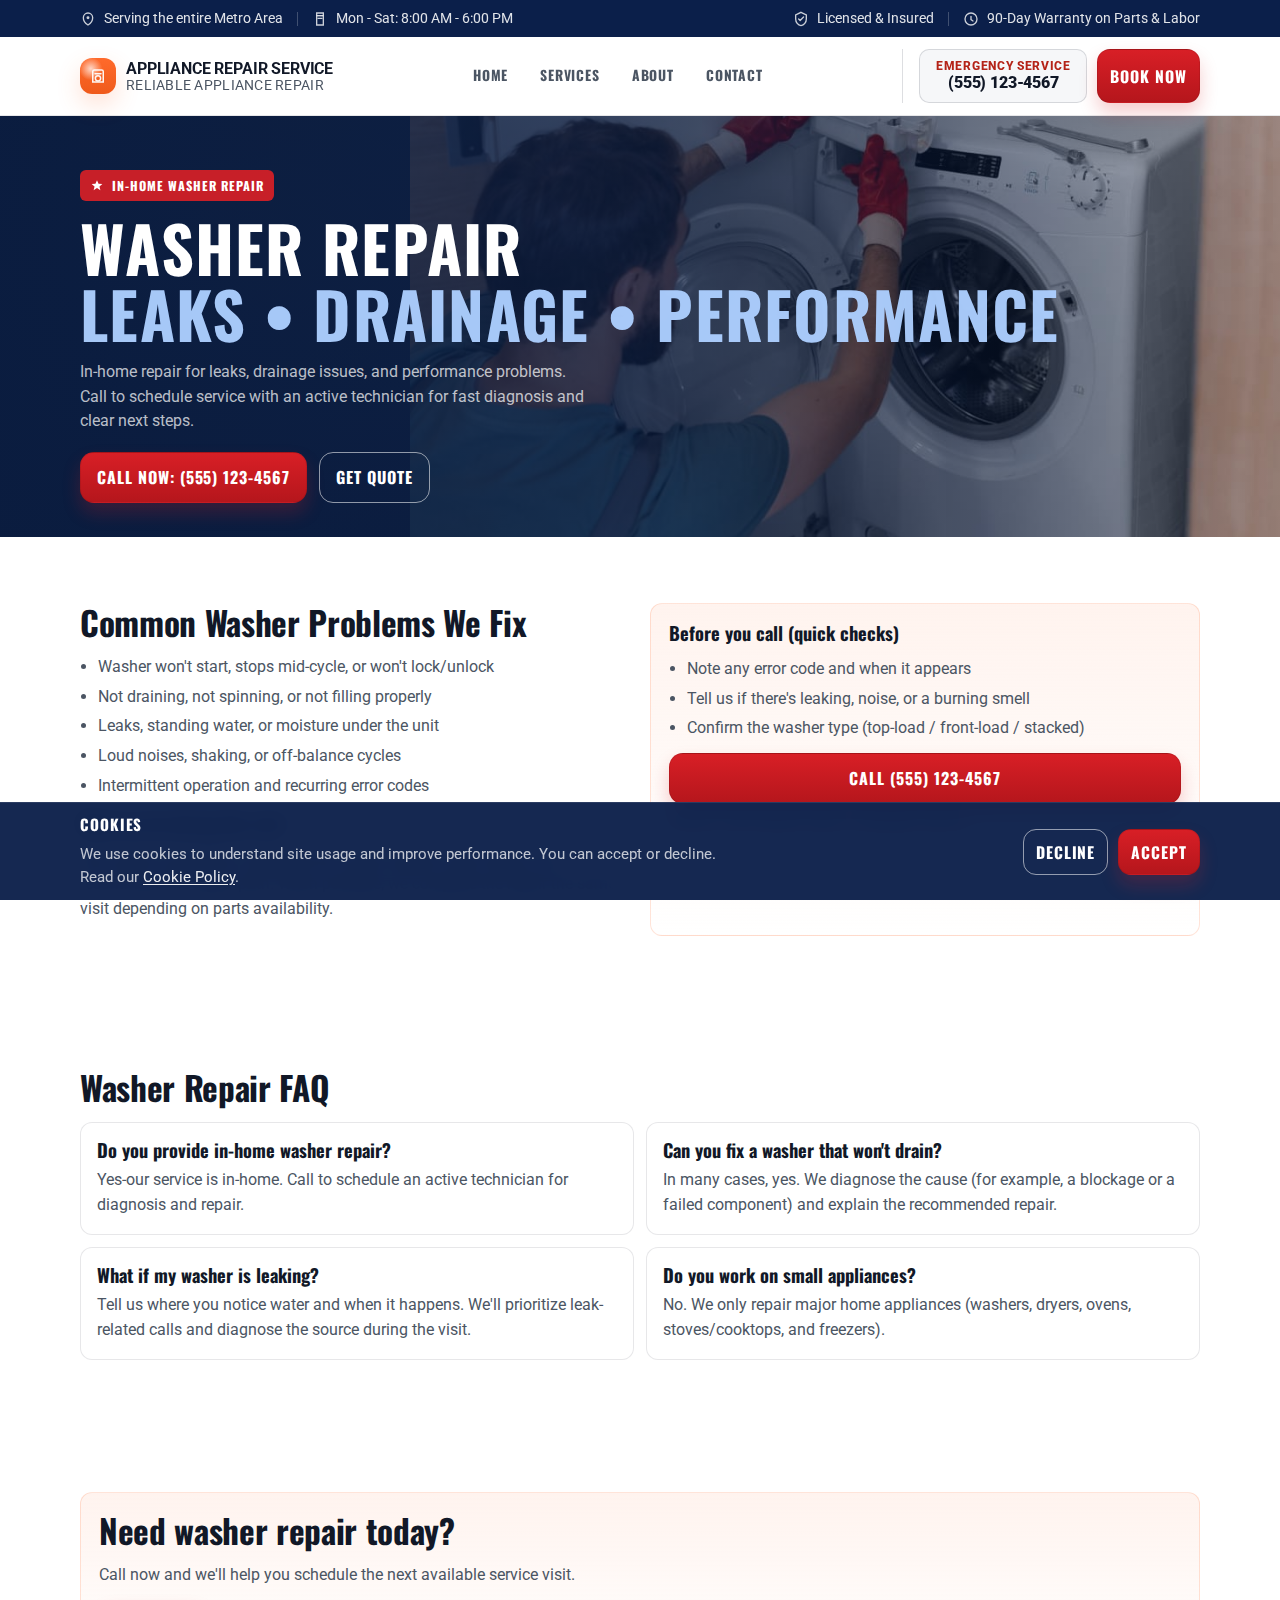
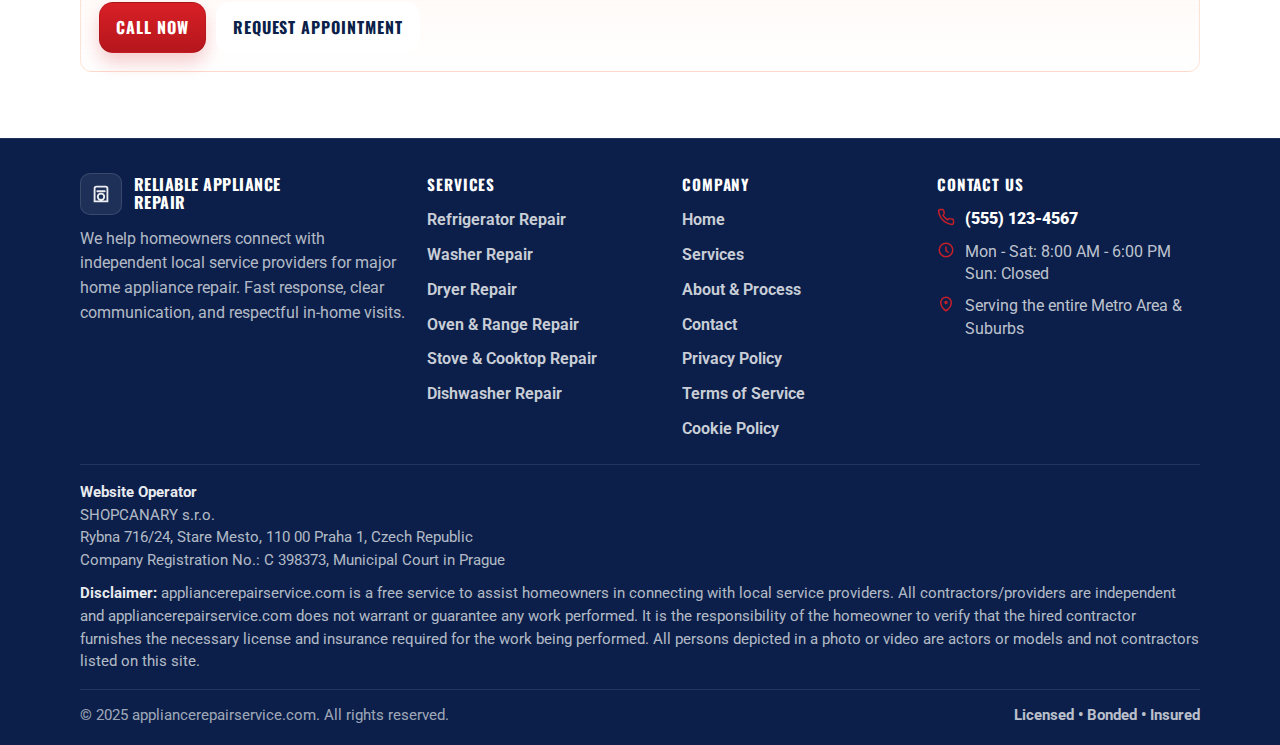
<file: washer-repair.html>
<!doctype html>
<html lang="en">
  <head>
    <meta charset="utf-8" />
    <meta name="viewport" content="width=device-width, initial-scale=1" />
    <meta
      name="description"
      content="Washer repair in-home for leaks, drainage issues, and performance problems. Call (555) 123-4567 to schedule service with an active technician."
    />
    <title>Washer Repair | Call (555) 123-4567</title>
    <link rel="canonical" href="https://www.example.com/washer-repair.html" />
    <link rel="icon" href="assets/favicon.svg" type="image/svg+xml" />
    <link rel="preconnect" href="https://fonts.googleapis.com" />
    <link rel="preconnect" href="https://fonts.gstatic.com" crossorigin />
    <link
      href="https://fonts.googleapis.com/css2?family=Oswald:wght@400;500;600;700&family=Roboto:wght@300;400;500;700&display=swap"
      rel="stylesheet"
    />
    <link rel="stylesheet" href="assets/styles.css" />
    <script defer src="assets/main.js"></script>
  </head>
  <body>
    <a class="skip-link" href="#main">Skip to content</a>

    <header class="site-header" data-header>
      <div class="topbar" aria-label="Service information">
        <div class="container">
          <div class="topbar-inner">
            <div class="topbar-group">
              <span class="topbar-item">
                <svg viewBox="0 0 24 24" fill="none" aria-hidden="true">
                  <path
                    d="M12 21s7-4.4 7-11a7 7 0 1 0-14 0c0 6.6 7 11 7 11Z"
                    stroke="currentColor"
                    stroke-width="2"
                  />
                  <circle cx="12" cy="10" r="2.2" fill="currentColor" />
                </svg>
                Serving the entire Metro Area
              </span>
              <span class="topbar-sep" aria-hidden="true"></span>
              <span class="topbar-item">
                <svg viewBox="0 0 24 24" fill="none" aria-hidden="true">
                  <path
                    d="M7 3h10v4H7z"
                    stroke="currentColor"
                    stroke-width="2"
                  />
                  <path
                    d="M7 7h10v14H7z"
                    stroke="currentColor"
                    stroke-width="2"
                  />
                  <path
                    d="M9 11h6"
                    stroke="currentColor"
                    stroke-width="2"
                    stroke-linecap="round"
                  />
                </svg>
                Mon - Sat: 8:00 AM - 6:00 PM
              </span>
            </div>
            <div class="topbar-group" aria-label="Trust badges">
              <span class="topbar-item">
                <svg viewBox="0 0 24 24" fill="none" aria-hidden="true">
                  <path
                    d="M12 2l8 4v6c0 5-3.4 9.4-8 10-4.6-.6-8-5-8-10V6l8-4Z"
                    stroke="currentColor"
                    stroke-width="2"
                  />
                  <path
                    d="M8.5 12l2.2 2.2L15.8 9"
                    stroke="currentColor"
                    stroke-width="2"
                    stroke-linecap="round"
                    stroke-linejoin="round"
                  />
                </svg>
                Licensed &amp; Insured
              </span>
              <span class="topbar-sep" aria-hidden="true"></span>
              <span class="topbar-item">
                <svg viewBox="0 0 24 24" fill="none" aria-hidden="true">
                  <path
                    d="M12 8v5l3 2"
                    stroke="currentColor"
                    stroke-width="2"
                    stroke-linecap="round"
                  />
                  <path
                    d="M21 12a9 9 0 1 1-9-9 9 9 0 0 1 9 9Z"
                    stroke="currentColor"
                    stroke-width="2"
                  />
                </svg>
                90-Day Warranty on Parts &amp; Labor
              </span>
            </div>
          </div>
        </div>
      </div>

      <div class="container">
        <div class="header-inner">
          <a
            class="brand"
            href="index.html"
            aria-label="Appliance Repair Service home"
          >
            <span class="brand-mark" aria-hidden="true">
              <svg viewBox="0 0 24 24" fill="none">
                <path
                  d="M7 4h10a2 2 0 0 1 2 2v14H5V6a2 2 0 0 1 2-2Z"
                  stroke="currentColor"
                  stroke-width="2"
                />
                <path
                  d="M8 9h8"
                  stroke="currentColor"
                  stroke-width="2"
                  stroke-linecap="round"
                />
                <circle
                  cx="12"
                  cy="15"
                  r="3.5"
                  stroke="currentColor"
                  stroke-width="2"
                />
              </svg>
            </span>
            <span class="brand-text">
              <strong>Appliance Repair Service</strong>
              <span>Reliable Appliance Repair</span>
            </span>
          </a>

          <nav class="nav" aria-label="Primary">
            <a href="index.html">Home</a>
            <a href="services.html">Services</a>
            <a href="about.html">About</a>
            <a href="contact.html">Contact</a>
          </nav>

          <div class="header-actions">
            <div class="header-cta" aria-label="Primary actions">
              <div class="phone-box" aria-label="Emergency service phone">
                <small>Emergency Service</small>
                <a href="tel:+15551234567">(555) 123-4567</a>
              </div>
              <a
                class="btn btn-danger btn-sm"
                href="tel:+15551234567"
                aria-label="Book now by calling (555) 123-4567"
                >Book Now</a>
            </div>
            <button
              class="menu-btn"
              type="button"
              data-menu-btn
              aria-label="Open menu"
              aria-controls="mobile-nav"
              aria-expanded="false"
            >
              <svg viewBox="0 0 24 24" fill="none" aria-hidden="true">
                <path
                  d="M4 7h16M4 12h16M4 17h16"
                  stroke="currentColor"
                  stroke-width="2"
                  stroke-linecap="round"
                />
              </svg>
            </button>
          </div>
        </div>

        <nav
          id="mobile-nav"
          class="mobile-nav"
          data-mobile-nav
          aria-label="Mobile"
        >
          <a href="index.html">Home</a>
          <a href="services.html">Services</a>
          <a href="about.html">About</a>
          <a href="contact.html">Contact</a>
        </nav>
      </div>
    </header>

    <main id="main">
      <section
        class="hero-dark"
        aria-label="Washer repair"
        style="--hero-img: url(&quot;image/home/washer.jpg&quot;)"
      >
        <div class="container">
          <span class="hero-badge">
            <svg viewBox="0 0 24 24" fill="none" aria-hidden="true">
              <path
                d="M12 2l2.6 6.1 6.6.5-5 4.2 1.6 6.3-5.8-3.5-5.8 3.5 1.6-6.3-5-4.2 6.6-.5L12 2Z"
                fill="currentColor"
              />
            </svg>
            In-home washer repair
          </span>
          <h1 class="hero-title">
            Washer Repair
            <span class="accent">Leaks • Drainage • Performance</span>
          </h1>
          <p class="hero-lead">
            In-home repair for leaks, drainage issues, and performance problems.
            Call to schedule service with an active technician for fast
            diagnosis and clear next steps.
          </p>
          <div class="hero-actions">
            <a class="btn btn-danger" href="tel:+15551234567"
              >Call Now: (555) 123-4567</a>
            <a class="btn btn-outline-light" href="contact.html#appointment"
              >Get Quote</a>
          </div>
        </div>
      </section>

      <section class="section">
        <div class="container">
          <div class="split">
            <div>
              <h2>Common Washer Problems We Fix</h2>
              <ul class="muted">
                <li>
                  Washer won't start, stops mid-cycle, or won't lock/unlock
                </li>
                <li>Not draining, not spinning, or not filling properly</li>
                <li>Leaks, standing water, or moisture under the unit</li>
                <li>Loud noises, shaking, or off-balance cycles</li>
                <li>Intermittent operation and recurring error codes</li>
              </ul>

              <h3 style="margin-top: 14px">What we do during the visit</h3>
              <p class="muted">
                We confirm symptoms, diagnose the cause, explain what failed,
                and recommend the repair path. When possible, we complete the
                repair the same visit depending on parts availability.
              </p>
            </div>

            <div class="callout">
              <h3 style="margin-top: 0">Before you call (quick checks)</h3>
              <ul class="muted">
                <li>Note any error code and when it appears</li>
                <li>Tell us if there's leaking, noise, or a burning smell</li>
                <li>
                  Confirm the washer type (top-load / front-load / stacked)
                </li>
              </ul>
              <div class="actions">
                <a class="btn btn-danger btn-block" href="tel:+15551234567"
                  >Call (555) 123-4567</a>
              </div>
              <p class="hint">Phone is the fastest way to schedule service.</p>
            </div>
          </div>
        </div>
      </section>

      <section class="section" id="faq">
        <div class="container">
          <h2>Washer Repair FAQ</h2>
          <div class="grid cols-2" style="margin-top: 16px">
            <div class="card">
              <h3 style="margin-top: 0">
                Do you provide in-home washer repair?
              </h3>
              <p class="muted">
                Yes-our service is in-home. Call to schedule an active
                technician for diagnosis and repair.
              </p>
            </div>
            <div class="card">
              <h3 style="margin-top: 0">
                Can you fix a washer that won't drain?
              </h3>
              <p class="muted">
                In many cases, yes. We diagnose the cause (for example, a
                blockage or a failed component) and explain the recommended
                repair.
              </p>
            </div>
            <div class="card">
              <h3 style="margin-top: 0">What if my washer is leaking?</h3>
              <p class="muted">
                Tell us where you notice water and when it happens. We'll
                prioritize leak-related calls and diagnose the source during the
                visit.
              </p>
            </div>
            <div class="card">
              <h3 style="margin-top: 0">Do you work on small appliances?</h3>
              <p class="muted">
                No. We only repair major home appliances (washers, dryers,
                ovens, stoves/cooktops, and freezers).
              </p>
            </div>
          </div>
        </div>
      </section>

      <section class="section">
        <div class="container">
          <div class="callout">
            <h2 style="margin-top: 0">Need washer repair today?</h2>
            <p class="muted">
              Call now and we'll help you schedule the next available service
              visit.
            </p>
            <div class="actions">
              <a class="btn btn-danger" href="tel:+15551234567">Call Now</a>
              <a class="btn btn-outline-dark" href="contact.html#appointment"
                >Request Appointment</a>
            </div>
          </div>
        </div>
      </section>
    </main>

    <footer class="site-footer">
      <div class="container">
        <div class="footer-grid">
          <div class="footer-brand">
            <div class="logo-row">
              <span class="logo-mark" aria-hidden="true">
                <svg viewBox="0 0 24 24" fill="none">
                  <path
                    d="M7 4h10a2 2 0 0 1 2 2v14H5V6a2 2 0 0 1 2-2Z"
                    stroke="currentColor"
                    stroke-width="2"
                  />
                  <path
                    d="M8 9h8"
                    stroke="currentColor"
                    stroke-width="2"
                    stroke-linecap="round"
                  />
                  <circle
                    cx="12"
                    cy="15"
                    r="3.5"
                    stroke="currentColor"
                    stroke-width="2"
                  />
                </svg>
              </span>
              <div>
                <div class="name">Reliable Appliance<br />Repair</div>
              </div>
            </div>
            <p>
              We help homeowners connect with independent local service
              providers for major home appliance repair. Fast response, clear
              communication, and respectful in-home visits.
            </p>
          </div>

          <div>
            <p class="footer-title">Services</p>
            <div class="footer-links" aria-label="Service links">
              <a href="refrigerator-freezer-repair.html">Refrigerator Repair</a>
              <a href="washer-repair.html">Washer Repair</a>
              <a href="dryer-repair.html">Dryer Repair</a>
              <a href="oven-repair.html">Oven &amp; Range Repair</a>
              <a href="stove-cooktop-repair.html">Stove &amp; Cooktop Repair</a>
              <a href="dishwasher-repair.html">Dishwasher Repair</a>
            </div>
          </div>

          <div>
            <p class="footer-title">Company</p>
            <div class="footer-links" aria-label="Company links">
              <a href="index.html">Home</a>
              <a href="services.html">Services</a>
              <a href="about.html">About &amp; Process</a>
              <a href="contact.html">Contact</a>
              <a href="privacy-policy.html">Privacy Policy</a>
              <a href="terms-of-service.html">Terms of Service</a>
              <a href="cookie-policy.html">Cookie Policy</a>
            </div>
          </div>

          <div>
            <p class="footer-title">Contact Us</p>
            <div class="footer-contact">
              <div class="contact-item">
                <svg viewBox="0 0 24 24" fill="none" aria-hidden="true">
                  <path
                    d="M22 16.92v3a2 2 0 0 1-2.18 2 19.79 19.79 0 0 1-8.63-3.07 19.5 19.5 0 0 1-6-6A19.79 19.79 0 0 1 2.08 4.18 2 2 0 0 1 4.06 2h3a2 2 0 0 1 2 1.72c.1.73.27 1.45.5 2.14a2 2 0 0 1-.45 2.11L8.09 9.91a16 16 0 0 0 6 6l1.27-1.27a2 2 0 0 1 2.11-.45c.69.23 1.41.4 2.14.5A2 2 0 0 1 22 16.92Z"
                    stroke="currentColor"
                    stroke-width="2"
                    stroke-linecap="round"
                    stroke-linejoin="round"
                  />
                </svg>
                <div>
                  <a href="tel:+15551234567">(555) 123-4567</a>
                </div>
              </div>
              <div class="contact-item">
                <svg viewBox="0 0 24 24" fill="none" aria-hidden="true">
                  <path
                    d="M12 8v5l3 2"
                    stroke="currentColor"
                    stroke-width="2"
                    stroke-linecap="round"
                  />
                  <path
                    d="M21 12a9 9 0 1 1-9-9 9 9 0 0 1 9 9Z"
                    stroke="currentColor"
                    stroke-width="2"
                  />
                </svg>
                <div>
                  Mon - Sat: 8:00 AM - 6:00 PM<br />
                  Sun: Closed
                </div>
              </div>
              <div class="contact-item">
                <svg viewBox="0 0 24 24" fill="none" aria-hidden="true">
                  <path
                    d="M12 21s7-4.4 7-11a7 7 0 1 0-14 0c0 6.6 7 11 7 11Z"
                    stroke="currentColor"
                    stroke-width="2"
                  />
                  <circle cx="12" cy="10" r="2.2" fill="currentColor" />
                </svg>
                <div>Serving the entire Metro Area &amp; Suburbs</div>
              </div>
            </div>
          </div>
        </div>

        <div class="footer-legal" aria-label="Legal notice">
          <p style="margin: 0 0 10px">
            <strong>Website Operator</strong><br />
            SHOPCANARY s.r.o.<br />
            Rybna 716/24, Stare Mesto, 110 00 Praha 1, Czech Republic<br />
            Company Registration No.: C 398373, Municipal Court in Prague
          </p>
          <p style="margin: 0">
            <strong>Disclaimer:</strong> appliancerepairservice.com is a free
            service to assist homeowners in connecting with local service
            providers. All contractors/providers are independent and
            appliancerepairservice.com does not warrant or guarantee any work
            performed. It is the responsibility of the homeowner to verify that
            the hired contractor furnishes the necessary license and insurance
            required for the work being performed. All persons depicted in a
            photo or video are actors or models and not contractors listed on
            this site.
          </p>
        </div>

        <div class="footer-bottom" aria-label="Footer bottom">
          <div>
            &copy; 2025 appliancerepairservice.com. All rights reserved.
          </div>
          <div class="trust">Licensed &bull; Bonded &bull; Insured</div>
        </div>
      </div>
    </footer>

    <div class="mobile-callbar" role="region" aria-label="Call now">
      <div class="mobile-callbar-inner">
        <div>
          <p><strong>Tap to call</strong> for fastest scheduling.</p>
        </div>
        <a
          class="btn btn-danger btn-sm"
          href="tel:+15551234567"
          aria-label="Call now at (555) 123-4567"
          >Call Now</a>
      </div>
    </div>
  </body>
</html>
</file>
<file: assets/styles.css>
/* ==========
   Design tokens
   ========== */
:root{
  --bg: #ffffff;
  --surface: #ffffff;
  --surface-2: #f6f7f9;
  --text: #111827;
  --muted: #4b5563;
  --border: rgba(17, 24, 39, 0.14);
  --shadow: 0 10px 26px rgba(17, 24, 39, 0.10);

  /* Warm, friendly accent (closer to the reference vibe) */
  --primary: #ff6a2b;
  --primary-2: #c94a17;
  --on-primary: #ffffff;

  --radius: 12px;
  --radius-sm: 10px;

  --container: 1120px;
  --gutter: 18px;

  --h1: clamp(2.05rem, 4.5vw, 3.1rem);
  --h2: clamp(1.45rem, 2.6vw, 2.1rem);
  --h3: 1.15rem;
  --body: 1rem;
  --small: 0.95rem;

  --header-h: 70px; /* JS updates for accurate anchor offsets */
  --callbar-h: 64px; /* small screens only */

  --topbar-bg: #0b1f4a;
  --topbar-text: rgba(255, 255, 255, 0.92);
  --danger: #d81f26;
  --danger-2: #b5161c;
  --hero-bg: #0a1c3f;
  --hero-text: rgba(255, 255, 255, 0.92);
  --hero-muted: rgba(255, 255, 255, 0.72);
  --hero-line: rgba(255, 255, 255, 0.14);
}

/* ==========
   Base
   ========== */
*,
*::before,
*::after{ box-sizing: border-box; }

html{ scroll-behavior: smooth; scroll-padding-top: calc(var(--header-h) + 10px); }
@media (prefers-reduced-motion: reduce){
  html{ scroll-behavior: auto; }
}

body{
  margin: 0;
  font-family: Roboto, ui-sans-serif, system-ui, -apple-system, "Segoe UI", Helvetica, Arial, "Apple Color Emoji", "Segoe UI Emoji";
  font-size: var(--body);
  line-height: 1.55;
  color: var(--text);
  background: var(--bg);
}

img{ max-width: 100%; height: auto; display: block; }
a{ color: inherit; text-decoration-thickness: 1px; text-underline-offset: 0.18em; }
a:hover{ text-decoration-thickness: 2px; }

:focus-visible{
  outline: 3px solid rgba(255, 106, 43, 0.28);
  outline-offset: 3px;
  border-radius: 8px;
}

.skip-link{
  position: absolute;
  left: -999px;
  top: 10px;
  padding: 10px 12px;
  background: var(--surface);
  border: 1px solid var(--border);
  border-radius: 10px;
  z-index: 9999;
}
.skip-link:focus{ left: 12px; }

.container{
  width: min(var(--container), calc(100% - (var(--gutter) * 2)));
  margin-inline: auto;
}

.section{ padding: 44px 0; }
@media (min-width: 900px){
  .section{ padding: 66px 0; }
}

.surface{
  background: var(--surface);
  border: 1px solid var(--border);
  border-radius: var(--radius);
  box-shadow: none;
}

.contact-form{ padding: 18px; }
@media (min-width: 900px){
  .contact-form{ padding: 22px; }
  .contact-aside{
    align-self: start;
    position: sticky;
    top: calc(var(--header-h) + 18px);
  }
}
.contact-aside{ display: grid; gap: 12px; }

.muted{ color: var(--muted); }
.eyebrow{
  display: inline-flex;
  align-items: center;
  gap: 8px;
  padding: 7px 10px;
  border-radius: 999px;
  border: 1px solid rgba(255, 106, 43, 0.22);
  background: rgba(255, 106, 43, 0.08);
  color: var(--primary-2);
  font-weight: 650;
  letter-spacing: 0.01em;
  font-size: 0.92rem;
}

h1, h2, h3{
  font-family: Oswald, ui-sans-serif, system-ui, -apple-system, "Segoe UI", Roboto, Helvetica, Arial, "Apple Color Emoji", "Segoe UI Emoji";
  line-height: 1.15;
  margin: 0 0 14px;
}
h1{ font-size: var(--h1); letter-spacing: -0.02em; }
h2{ font-size: var(--h2); letter-spacing: -0.01em; }
h3{ font-size: var(--h3); }

p{ margin: 0 0 14px; }
ul{ margin: 0; padding-left: 1.1rem; }
li{ margin: 0.3rem 0; }

/* ==========
   Buttons / CTAs
   ========== */
.btn{
  display: inline-flex;
  align-items: center;
  justify-content: center;
  gap: 10px;
  padding: 12px 16px;
  border-radius: 14px;
  border: 1px solid transparent;
  font-weight: 700;
  text-decoration: none;
  white-space: nowrap;
}
.btn:focus-visible{
  outline: 3px solid rgba(255, 106, 43, 0.55);
  outline-offset: 2px;
}
.btn-primary{
  background: linear-gradient(180deg, var(--primary) 0%, #ef5a1b 100%);
  color: var(--on-primary);
  box-shadow: 0 10px 18px rgba(255, 106, 43, 0.22);
}
.btn-primary:hover{ filter: brightness(1.03); }
.btn-ghost{
  background: rgba(255, 255, 255, 0.92);
  border-color: rgba(17, 24, 39, 0.14);
}
.btn-ghost:hover{ background: rgba(255, 255, 255, 1); }
.btn-sm{ padding: 10px 12px; border-radius: 13px; font-size: 0.98rem; }
.btn-block{ width: 100%; }

.phone{
  display: inline-flex;
  align-items: baseline;
  gap: 8px;
  font-weight: 800;
}
.phone small{ font-weight: 700; color: var(--muted); }

.phone-big{
  display: flex;
  align-items: center;
  gap: 12px;
  flex-wrap: wrap;
  margin-top: 12px;
}
.phone-big a{
  font-size: 1.35rem;
  font-weight: 900;
  letter-spacing: -0.01em;
  text-decoration: none;
}
.phone-big .meta{
  font-size: 0.95rem;
  color: var(--muted);
}

/* ==========
   Header / Nav
   ========== */
.site-header{
  position: sticky;
  top: 0;
  z-index: 1000;
  background: rgba(255, 255, 255, 0.98);
  border-bottom: 1px solid rgba(17, 24, 39, 0.10);
}

.topbar{
  background: var(--topbar-bg);
  color: var(--topbar-text);
  font-size: 0.86rem;
}
.topbar-inner{
  display: flex;
  align-items: center;
  justify-content: space-between;
  gap: 12px;
  padding: 8px 0;
}
.topbar-group{
  display: inline-flex;
  align-items: center;
  gap: 14px;
  flex-wrap: wrap;
}
.topbar-item{
  display: inline-flex;
  align-items: center;
  gap: 8px;
  opacity: 0.95;
  white-space: nowrap;
}
.topbar-item svg{ width: 16px; height: 16px; opacity: 0.9; }
.topbar-sep{
  width: 1px;
  height: 14px;
  background: rgba(255, 255, 255, 0.22);
}

.header-inner{
  display: flex;
  align-items: center;
  justify-content: space-between;
  gap: 12px;
  padding: 12px 0;
}

.brand{
  display: inline-flex;
  align-items: center;
  gap: 10px;
  text-decoration: none;
}
.brand-mark{
  width: 36px;
  height: 36px;
  border-radius: 12px;
  background: radial-gradient(16px 16px at 30% 30%, #ffd7c6 0%, rgba(255, 215, 198, 0) 72%),
              linear-gradient(180deg, var(--primary) 0%, #ef5a1b 100%);
  box-shadow: 0 10px 24px rgba(255, 106, 43, 0.20);
  display: grid;
  place-items: center;
}
.brand-mark svg{ width: 18px; height: 18px; color: #fff; opacity: 0.95; }
.brand-text{
  display: grid;
  line-height: 1.05;
}
.brand-text strong{ font-size: 1.02rem; letter-spacing: -0.01em; text-transform: uppercase; }
.brand-text span{ font-size: 0.85rem; color: var(--muted); letter-spacing: 0.02em; text-transform: uppercase; }

.nav{
  display: none;
  align-items: center;
  gap: 8px;
}
.nav a{
  text-decoration: none;
  padding: 10px 12px;
  border-radius: 10px;
  color: var(--muted);
  font-weight: 800;
  text-transform: uppercase;
  letter-spacing: 0.06em;
  font-size: 0.86rem;
  position: relative;
  font-family: Oswald, ui-sans-serif, system-ui, -apple-system, "Segoe UI", Roboto, Helvetica, Arial;
}
.nav a[aria-current="page"]{
  color: var(--text);
  background: transparent;
}
.nav a[aria-current="page"]::after{
  content: "";
  position: absolute;
  left: 12px;
  right: 12px;
  bottom: 6px;
  height: 2px;
  background: var(--danger);
  border-radius: 999px;
}
.nav a:hover{ color: var(--text); background: rgba(17, 24, 39, 0.06); }

.header-actions{
  display: inline-flex;
  align-items: center;
  gap: 10px;
}

.header-cta{
  display: inline-flex;
  align-items: stretch;
  gap: 10px;
}
@media (min-width: 900px){
  .header-cta{
    padding-left: 16px;
    border-left: 1px solid rgba(17, 24, 39, 0.14);
  }
}
.phone-box{
  display: none;
  min-width: 168px;
  padding: 10px 12px;
  border: 1px solid rgba(17, 24, 39, 0.14);
  border-radius: 10px;
  background: rgba(246, 247, 249, 1);
  text-align: center;
  line-height: 1.15;
}
.phone-box small{
  display: block;
  text-transform: uppercase;
  letter-spacing: 0.06em;
  font-weight: 800;
  font-size: 0.72rem;
  color: #b42318;
}
.phone-box a{
  display: inline-block;
  text-decoration: none;
  font-weight: 900;
  letter-spacing: -0.01em;
}

.btn-danger{
  background: linear-gradient(180deg, var(--danger) 0%, var(--danger-2) 100%);
  color: #fff;
  border: 1px solid rgba(0, 0, 0, 0.08);
  box-shadow: 0 10px 18px rgba(216, 31, 38, 0.22);
  text-transform: uppercase;
  letter-spacing: 0.06em;
  font-weight: 900;
  font-family: Oswald, ui-sans-serif, system-ui, -apple-system, "Segoe UI", Roboto, Helvetica, Arial;
}
.btn-danger:hover{ filter: brightness(1.04); }

.btn-outline-light{
  background: transparent;
  color: #fff;
  border: 1px solid rgba(255, 255, 255, 0.55);
  box-shadow: none;
  text-transform: uppercase;
  letter-spacing: 0.06em;
  font-weight: 900;
  font-family: Oswald, ui-sans-serif, system-ui, -apple-system, "Segoe UI", Roboto, Helvetica, Arial;
}
.btn-outline-light:hover{ background: rgba(255, 255, 255, 0.12); border-color: rgba(255, 255, 255, 0.70); }

/* Clearer hovers (site-wide) */
@media (prefers-reduced-motion: no-preference){
  .btn{
    transition: transform 160ms ease, box-shadow 160ms ease, filter 160ms ease,
      background 160ms ease, border-color 160ms ease, color 160ms ease;
  }
  .btn:hover{ transform: translateY(-2px); }
  .btn:active{ transform: translateY(0); }
  .btn-primary:hover{ box-shadow: 0 16px 30px rgba(255, 106, 43, 0.28); }
  .btn-danger:hover{ box-shadow: 0 16px 30px rgba(216, 31, 38, 0.28); }
  .btn-ghost:hover{ box-shadow: 0 14px 26px rgba(17, 24, 39, 0.12); }
}

.btn-outline-light:focus-visible{
  outline-color: rgba(255, 255, 255, 0.60);
}

.menu-btn{
  display: inline-flex;
  align-items: center;
  justify-content: center;
  width: 44px;
  height: 44px;
  border-radius: 14px;
  border: 1px solid rgba(17, 24, 39, 0.14);
  background: rgba(255, 255, 255, 0.92);
}
.menu-btn:hover{ background: rgba(255, 255, 255, 1); }
.menu-btn svg{ width: 22px; height: 22px; }

@media (min-width: 900px){
  .nav{ display: inline-flex; }
  .menu-btn{ display: none; }
  .phone-box{ display: grid; place-items: center; }
}

@media (max-width: 899px){
  .topbar-group:last-child{ display: none; }
  .topbar-inner{ justify-content: center; }
}

.mobile-nav{
  display: none;
  padding: 10px 0 16px;
}
.mobile-nav.open{ display: block; }
.mobile-nav a{
  display: block;
  padding: 12px 12px;
  border-radius: 14px;
  text-decoration: none;
  color: var(--muted);
  font-weight: 650;
}
.mobile-nav a:hover{ color: var(--text); background: rgba(17, 24, 39, 0.06); }
.mobile-nav a[aria-current="page"]{ color: var(--text); background: rgba(17, 24, 39, 0.06); }

/* ==========
   Layout blocks
   ========== */
.hero{
  padding: 0;
}
.hero-grid{
  display: grid;
  gap: 18px;
}
/* Home hero (reference-inspired) */
.hero-dark{
  position: relative;
  padding: 34px 0 26px;
  --hero-img: url("hero-service.svg");
  background: radial-gradient(1200px 680px at 18% 30%, rgba(255, 255, 255, 0.06) 0%, transparent 55%),
              linear-gradient(180deg, rgba(10, 28, 63, 0.96) 0%, rgba(10, 28, 63, 0.98) 100%);
  color: var(--hero-text);
  overflow: hidden;
}
.hero-dark::after{
  content: "";
  position: absolute;
  inset: 0;
  background-image:
    linear-gradient(90deg, rgba(10, 28, 63, 0.96) 0%, rgba(10, 28, 63, 0.80) 45%, rgba(10, 28, 63, 0.55) 70%, rgba(10, 28, 63, 0.25) 100%),
    var(--hero-img);
  background-repeat: no-repeat, no-repeat;
  background-position: left top, right center;
  background-size: cover, 68% auto;
  opacity: 1;
  pointer-events: none;
}
.hero-dark > .container{ position: relative; z-index: 1; }

.hero-badge{
  display: inline-flex;
  align-items: center;
  gap: 8px;
  padding: 6px 10px;
  background: rgba(216, 31, 38, 0.92);
  color: #fff;
  border-radius: 6px;
  font-family: Oswald, ui-sans-serif, system-ui, -apple-system, "Segoe UI", Roboto, Helvetica, Arial;
  text-transform: uppercase;
  letter-spacing: 0.08em;
  font-weight: 800;
  font-size: 0.78rem;
}
.hero-badge svg{ width: 14px; height: 14px; }

.hero-title{
  margin-top: 14px;
  margin-bottom: 14px;
  color: #fff;
  text-transform: uppercase;
  letter-spacing: 0.02em;
  line-height: 1.02;
  font-size: clamp(2.5rem, 6vw, 4rem);
}
.hero-title .accent{
  display: block;
  color: rgba(173, 207, 255, 0.96);
}
.hero-lead{
  color: var(--hero-muted);
  max-width: 56ch;
  margin-bottom: 18px;
}

.hero-actions{
  display: flex;
  flex-wrap: wrap;
  gap: 12px;
  align-items: center;
  margin-top: 10px;
}

.hero-divider{
  margin-top: 22px;
  border: 0;
  border-top: 1px solid var(--hero-line);
}

.hero-metrics{
  display: grid;
  grid-template-columns: repeat(2, minmax(0, 1fr));
  gap: 14px 18px;
  padding-top: 18px;
}
.metric{
  display: grid;
  gap: 2px;
}
.metric strong{
  color: #fff;
  font-weight: 900;
  font-size: 1rem;
}
.metric span{
  color: rgba(255, 255, 255, 0.70);
  text-transform: uppercase;
  letter-spacing: 0.08em;
  font-size: 0.72rem;
  font-family: Oswald, ui-sans-serif, system-ui, -apple-system, "Segoe UI", Roboto, Helvetica, Arial;
}
@media (min-width: 900px){
  .hero-dark{ padding: 54px 0 34px; }
  .hero-metrics{ grid-template-columns: repeat(4, minmax(0, 1fr)); }
}
@media (max-width: 899px){
  .hero-dark::after{
    background-image:
      linear-gradient(180deg, rgba(10, 28, 63, 0.96) 0%, rgba(10, 28, 63, 0.96) 100%),
      var(--hero-img);
    background-position: left top, center 34%;
    background-size: cover, 120% auto;
  }
}

/* Light feature strip under hero */
.feature-strip{
  background: #fff;
  border-bottom: 1px solid rgba(17, 24, 39, 0.08);
}
.feature-strip-inner{
  display: grid;
  gap: 14px;
  padding: 18px 0;
}
.feature{
  display: grid;
  grid-template-columns: 34px 1fr;
  gap: 12px;
  align-items: start;
  padding: 12px 14px;
  border: 1px solid rgba(17, 24, 39, 0.10);
  border-radius: 10px;
  background: #fff;
}
.feature:hover{ border-color: rgba(255, 106, 43, 0.22); }
.feature svg{
  width: 22px;
  height: 22px;
  color: #1f4aa8;
}
.feature h3{
  margin: 0 0 4px;
  font-size: 1rem;
  text-transform: uppercase;
  letter-spacing: 0.05em;
}
.feature p{ margin: 0; color: var(--muted); font-size: 0.95rem; }
@media (min-width: 900px){
  .feature-strip-inner{
    grid-template-columns: repeat(3, minmax(0, 1fr));
    padding: 22px 0;
  }
}

/* How it works */
.how-steps{
  display: grid;
  gap: 14px;
  margin-top: 16px;
}
@media (min-width: 900px){
  .how-steps{ grid-template-columns: repeat(3, minmax(0, 1fr)); }
}

.step-card{
  position: relative;
  overflow: hidden;
  padding: 18px;
  border-radius: 12px;
  border: 1px solid rgba(17, 24, 39, 0.12);
  background:
    radial-gradient(520px 240px at 12% 10%, rgba(255, 106, 43, 0.10) 0%, transparent 55%),
    linear-gradient(180deg, rgba(255, 255, 255, 0.96) 0%, rgba(246, 247, 249, 1) 100%);
}
.step-card:hover{ border-color: rgba(255, 106, 43, 0.22); }
.step-card::after{
  content: "";
  position: absolute;
  inset: -2px;
  border-radius: 14px;
  background: linear-gradient(135deg, rgba(255, 106, 43, 0.22), rgba(11, 31, 74, 0.14), rgba(255, 106, 43, 0.12));
  opacity: 0.55;
  pointer-events: none;
  mask: linear-gradient(#000 0 0) content-box, linear-gradient(#000 0 0);
  -webkit-mask: linear-gradient(#000 0 0) content-box, linear-gradient(#000 0 0);
  padding: 1px;
  -webkit-mask-composite: xor;
  mask-composite: exclude;
}

.step-top{
  display: flex;
  align-items: center;
  justify-content: space-between;
  gap: 12px;
  margin-bottom: 10px;
  position: relative;
  z-index: 1;
}
.step-num{
  display: inline-flex;
  align-items: center;
  gap: 10px;
  font-family: Oswald, ui-sans-serif, system-ui, -apple-system, "Segoe UI", Roboto, Helvetica, Arial;
  text-transform: uppercase;
  letter-spacing: 0.08em;
  font-weight: 900;
  font-size: 0.78rem;
  color: rgba(11, 31, 74, 0.92);
}
.step-num b{
  width: 32px;
  height: 32px;
  border-radius: 10px;
  display: grid;
  place-items: center;
  background: rgba(216, 31, 38, 0.12);
  border: 1px solid rgba(216, 31, 38, 0.18);
  color: rgba(216, 31, 38, 0.92);
  font-size: 0.95rem;
  letter-spacing: 0;
}
.step-icon{
  width: 44px;
  height: 44px;
  border-radius: 12px;
  display: grid;
  place-items: center;
  background: rgba(11, 31, 74, 0.08);
  border: 1px solid rgba(11, 31, 74, 0.10);
}
.step-icon svg{ width: 22px; height: 22px; color: rgba(11, 31, 74, 0.92); }
.step-card h3{
  margin: 0 0 8px;
  position: relative;
  z-index: 1;
  text-transform: uppercase;
  letter-spacing: 0.03em;
}
.step-card p{
  margin: 0;
  position: relative;
  z-index: 1;
  color: var(--muted);
}

.step-card .step-points{
  margin: 12px 0 0;
  position: relative;
  z-index: 1;
  color: var(--muted);
}
.step-card .step-points li{ margin: 0.35rem 0; }

@media (prefers-reduced-motion: no-preference){
  @media (min-width: 900px){
    .step-card{ transition: transform 180ms ease, box-shadow 180ms ease; }
    .step-card:hover{ transform: translateY(-3px); box-shadow: 0 14px 26px rgba(17, 24, 39, 0.10); }
  }
}

/* Appliance image cards (Home) */
#appliances .grid.cols-3{ display: none; }

.appliance-grid{
  display: grid;
  gap: 14px;
  margin-top: 16px;
}
@media (min-width: 720px){
  .appliance-grid{ grid-template-columns: repeat(2, minmax(0, 1fr)); }
}
@media (min-width: 1020px){
  .appliance-grid{ grid-template-columns: repeat(3, minmax(0, 1fr)); }
}

.appliance-card{
  position: relative;
  overflow: hidden;
  padding: 16px;
  border-radius: 12px;
  border: 1px solid rgba(17, 24, 39, 0.12);
  background-color: #0a1c3f;
  --appliance-img: url("image/home/washer.jpg");
  background-image:
    linear-gradient(180deg, rgba(10, 28, 63, 0.10) 0%, rgba(10, 28, 63, 0.86) 72%, rgba(10, 28, 63, 0.94) 100%),
    var(--appliance-img);
  background-size: cover, cover;
  background-position: center, 70% 35%;
  color: rgba(255, 255, 255, 0.92);
  min-height: 228px;
}

.appliance-card::before{
  content: "";
  position: absolute;
  inset: 0;
  background: radial-gradient(520px 240px at 20% 10%, rgba(255, 255, 255, 0.08) 0%, transparent 60%);
  pointer-events: none;
}

.appliance-card > *{ position: relative; z-index: 1; }

.appliance-card h3{
  margin: 0 0 8px;
  color: #fff;
  text-transform: uppercase;
  letter-spacing: 0.03em;
}
.appliance-card p{
  margin: 0 0 14px;
  color: rgba(255, 255, 255, 0.72);
  max-width: 46ch;
}

.service-list{
  display: grid;
  gap: 12px;
  margin-top: 16px;
}
@media (min-width: 720px){
  .service-list{ grid-template-columns: repeat(2, minmax(0, 1fr)); }
}
.service-item{
  position: relative;
  padding: 14px 14px;
  border-radius: 12px;
  border: 1px solid rgba(17, 24, 39, 0.12);
  background: linear-gradient(180deg, rgba(255, 255, 255, 0.96) 0%, rgba(246, 247, 249, 1) 100%);
  overflow: hidden;
}
.service-item:hover{ border-color: rgba(255, 106, 43, 0.26); }
.service-item::before{
  content: "";
  position: absolute;
  left: 0;
  top: 10px;
  bottom: 10px;
  width: 3px;
  border-radius: 999px;
  background: linear-gradient(180deg, rgba(255, 106, 43, 0.92) 0%, rgba(216, 31, 38, 0.90) 100%);
  opacity: 0.9;
}
.service-item h3{
  margin: 0 0 8px;
  text-transform: uppercase;
  letter-spacing: 0.03em;
}
.service-item p{ margin: 0; }

.btn-services{
  border-color: rgba(255, 106, 43, 0.30);
  background: rgba(255, 106, 43, 0.10);
  font-family: Oswald, ui-sans-serif, system-ui, -apple-system, "Segoe UI", Roboto, Helvetica, Arial;
  text-transform: uppercase;
  letter-spacing: 0.06em;
  font-weight: 900;
}
.btn-services:hover{
  background: rgba(255, 106, 43, 0.16);
  box-shadow: 0 14px 26px rgba(17, 24, 39, 0.10);
}
@media (prefers-reduced-motion: no-preference){
  .btn-services{ transition: transform 160ms ease, box-shadow 160ms ease, background 160ms ease; }
  .btn-services:hover{ transform: translateY(-2px); }
  .service-item{ transition: transform 160ms ease, box-shadow 160ms ease, border-color 160ms ease; }
  .service-item:hover{
    transform: translateY(-2px);
    box-shadow: 0 14px 26px rgba(17, 24, 39, 0.10);
    border-color: rgba(255, 106, 43, 0.22);
  }
}

.appliance-actions{
  display: flex;
  flex-wrap: wrap;
  gap: 10px;
  align-items: center;
}

.btn-outline-dark{
  background: rgba(255, 255, 255, 0.92);
  color: #0b1f4a;
  border: 1px solid rgba(255, 255, 255, 0.88);
  box-shadow: none;
  text-transform: uppercase;
  letter-spacing: 0.06em;
  font-weight: 900;
  font-family: Oswald, ui-sans-serif, system-ui, -apple-system, "Segoe UI", Roboto, Helvetica, Arial;
}
.btn-outline-dark:hover{ background: #fff; }

.appliance-card[data-bg="washer"]{
  --appliance-img: url("image/home/washer.jpg");
  background-position: center, 78% 30%;
}
.appliance-card[data-bg="dryer"]{
  --appliance-img: url("image/home/dryer.jpg");
  background-position: center, 84% 44%;
}
.appliance-card[data-bg="dishwasher"]{
  --appliance-img: url("image/home/dishwasher.jpg");
  background-position: center, 72% 46%;
}
.appliance-card[data-bg="refrigerator"]{
  --appliance-img: url("image/home/freezer.jpg");
  background-position: center, 66% 26%;
}
.appliance-card[data-bg="oven"]{
  --appliance-img: url("image/home/owen.jpg");
  background-position: center, 62% 40%;
}
.appliance-card[data-bg="cooktop"]{
  --appliance-img: url("image/home/cooktop.jpg");
  background-position: center, 56% 54%;
}
@media (min-width: 900px){
  .hero{ padding: 40px 0 52px; }
  .hero-grid{
    grid-template-columns: 1.15fr 0.85fr;
    align-items: center;
    gap: 28px;
  }
}

.hero-card{
  padding: 18px;
}
@media (min-width: 900px){
  .hero-card{ padding: 26px; }
}

.hero-visual{
  padding: 18px;
  overflow: hidden;
}
.hero-visual img{
  width: 100%;
  border-radius: 12px;
  border: 1px solid rgba(17, 24, 39, 0.12);
  background: linear-gradient(180deg, #fff3ed 0%, #ffffff 100%);
}

.trust-row{
  display: grid;
  gap: 10px;
  margin-top: 16px;
}
@media (min-width: 560px){
  .trust-row{ grid-template-columns: repeat(3, 1fr); }
}
.chip{
  display: grid;
  gap: 4px;
  padding: 12px;
  border-radius: 14px;
  border: 1px solid rgba(17, 24, 39, 0.10);
  background: rgba(255, 255, 255, 0.92);
}
.chip strong{ font-size: 1rem; }
.chip span{ color: var(--muted); font-size: 0.93rem; }

.grid{
  display: grid;
  gap: 12px;
}
@media (min-width: 620px){
  .grid.cols-2{ grid-template-columns: repeat(2, 1fr); }
}
@media (min-width: 900px){
  .grid.cols-3{ grid-template-columns: repeat(3, 1fr); }
}

.card{
  padding: 16px;
  border-radius: var(--radius);
  border: 1px solid rgba(17, 24, 39, 0.10);
  background: rgba(255, 255, 255, 0.92);
}
.card h3{ margin-bottom: 8px; }
.card p{ margin-bottom: 0; }

.icon-title{
  display: flex;
  gap: 12px;
  align-items: center;
  margin-bottom: 6px;
}
.icon{
  width: 42px;
  height: 42px;
  border-radius: 14px;
  display: grid;
  place-items: center;
  background: rgba(255, 106, 43, 0.10);
  border: 1px solid rgba(255, 106, 43, 0.18);
  flex: 0 0 auto;
}
.icon svg{ width: 22px; height: 22px; color: var(--primary-2); }

.split{
  display: grid;
  gap: 14px;
}
@media (min-width: 900px){
  .split{ grid-template-columns: 1fr 1fr; gap: 20px; }
}

.callout{
  padding: 18px;
  border-radius: var(--radius);
  background: linear-gradient(180deg, rgba(255, 106, 43, 0.08) 0%, rgba(255, 255, 255, 0.92) 100%);
  border: 1px solid rgba(255, 106, 43, 0.18);
}
.callout .actions{ display: flex; flex-wrap: wrap; gap: 10px; margin-top: 12px; }

/* Home: Why choose us (full-width blue band) */
#why-us{
  background: radial-gradient(1200px 680px at 20% 20%, rgba(255, 255, 255, 0.07) 0%, transparent 60%),
              linear-gradient(180deg, rgba(11, 31, 74, 1) 0%, rgba(10, 28, 63, 1) 100%);
  color: rgba(255, 255, 255, 0.92);
}
#why-us h2,
#why-us h3{ color: #fff; }
#why-us .muted{ color: rgba(255, 255, 255, 0.74); }
#why-us ul.muted strong{ color: rgba(255, 255, 255, 0.92); }
#why-us .callout{
  background: rgba(255, 255, 255, 0.96);
  border-color: rgba(255, 255, 255, 0.14);
}
#why-us .callout h3{ color: var(--text); }
#why-us .callout .muted{ color: var(--muted); }
#why-us .callout ul.muted strong{ color: var(--text); }

#why-us .btn-ghost{
  color: var(--text);
}

/* Navy band section (reusable) */
.section-navy{
  background: radial-gradient(1200px 680px at 20% 20%, rgba(255, 255, 255, 0.07) 0%, transparent 60%),
              linear-gradient(180deg, rgba(11, 31, 74, 1) 0%, rgba(10, 28, 63, 1) 100%);
  color: rgba(255, 255, 255, 0.92);
}
.section-navy h2,
.section-navy h3{ color: #fff; }
.section-navy .muted{ color: rgba(255, 255, 255, 0.74); }
.section-navy ul.muted strong{ color: rgba(255, 255, 255, 0.92); }
.section-navy .callout{
  background: rgba(255, 255, 255, 0.96);
  border-color: rgba(255, 255, 255, 0.14);
}
.section-navy .callout h2,
.section-navy .callout h3{ color: var(--text); }
.section-navy .callout .muted{ color: var(--muted); }
.section-navy .callout ul.muted strong{ color: var(--text); }

/* Home CTA panel (Ready to schedule) */
.cta-section{ background: rgba(246, 247, 249, 1); }
.cta-panel{
  position: relative;
  overflow: hidden;
  max-width: 980px;
  margin: 0 auto;
  padding: 34px 18px;
  border-radius: 10px;
  border: 1px solid rgba(255, 255, 255, 0.10);
  background: linear-gradient(180deg, rgba(16, 44, 110, 1) 0%, rgba(11, 31, 74, 1) 100%);
  color: rgba(255, 255, 255, 0.92);
  text-align: center;
  box-shadow: 0 18px 34px rgba(17, 24, 39, 0.16);
}
.cta-gear{
  position: absolute;
  right: -34px;
  top: 50%;
  transform: translateY(-50%);
  width: min(320px, 44vw);
  opacity: 0.08;
  color: #fff;
  pointer-events: none;
}
.cta-gear svg{ width: 100%; height: auto; }
.cta-title{
  margin: 0;
  color: #fff;
  text-transform: uppercase;
  letter-spacing: 0.03em;
  line-height: 1.1;
}
.cta-sub{
  margin: 12px auto 0;
  color: rgba(255, 255, 255, 0.78);
  max-width: 60ch;
}
.cta-actions{
  display: flex;
  gap: 12px;
  justify-content: center;
  flex-wrap: wrap;
  margin-top: 18px;
}
.cta-panel .cta-secondary{
  border-color: rgba(255, 255, 255, 0.78);
  color: var(--text);
  font-family: Oswald, ui-sans-serif, system-ui, -apple-system, "Segoe UI", Roboto, Helvetica, Arial;
  text-transform: uppercase;
  letter-spacing: 0.06em;
  font-weight: 900;
}
.cta-note{
  margin: 16px 0 0;
  color: rgba(255, 255, 255, 0.70);
  text-transform: uppercase;
  letter-spacing: 0.08em;
  font-size: 0.78rem;
  font-family: Oswald, ui-sans-serif, system-ui, -apple-system, "Segoe UI", Roboto, Helvetica, Arial;
}
@media (min-width: 900px){
  .cta-panel{ padding: 44px 22px; }
}

/* Services: compact schedule CTA */
.cta-panel-compact{
  margin-top: 16px;
  max-width: 980px;
  padding: 28px 16px;
}
.cta-panel-compact .cta-gear{
  width: min(260px, 40vw);
  right: -40px;
}
@media (min-width: 900px){
  .cta-panel-compact{ padding: 34px 20px; }
}

/* ==========
   Forms
   ========== */
label{ font-weight: 650; display: inline-block; margin-bottom: 6px; }
input, select, textarea{
  width: 100%;
  padding: 12px 12px;
  border-radius: 12px;
  border: 1px solid rgba(17, 24, 39, 0.16);
  background: rgba(255, 255, 255, 0.96);
  color: var(--text);
  font: inherit;
}
textarea{ min-height: 120px; resize: vertical; }
.field{ display: grid; gap: 6px; }
.form-grid{ display: grid; gap: 12px; }
@media (min-width: 720px){
  .form-grid{ grid-template-columns: repeat(2, 1fr); }
  .form-grid .span-2{ grid-column: 1 / -1; }
}
.hint{ color: var(--muted); font-size: 0.95rem; margin-top: 8px; }
.status{
  margin-top: 12px;
  padding: 12px;
  border-radius: 12px;
  border: 1px solid rgba(17, 24, 39, 0.12);
  background: rgba(255, 255, 255, 0.92);
}

/* ==========
   Footer / mobile callbar
   ========== */
.site-footer{
  border-top: 1px solid rgba(255, 255, 255, 0.08);
  padding: 34px 0 18px;
  background: #0b1f4a;
  color: rgba(255, 255, 255, 0.86);
}
.footer-grid{
  display: grid;
  gap: 18px;
}
@media (min-width: 960px){
  .footer-grid{ grid-template-columns: 1.25fr 0.9fr 0.9fr 1fr; align-items: start; }
}
.footer-links{
  display: grid;
  gap: 10px;
}
.footer-links a{
  text-decoration: none;
  color: rgba(255, 255, 255, 0.78);
  font-weight: 650;
}
.footer-links a:hover{ color: #fff; text-decoration: underline; }

.footer-title{
  font-family: Oswald, ui-sans-serif, system-ui, -apple-system, "Segoe UI", Roboto, Helvetica, Arial;
  text-transform: uppercase;
  letter-spacing: 0.06em;
  font-weight: 900;
  color: #fff;
  margin: 0 0 12px;
  font-size: 0.95rem;
}

.footer-brand{
  display: grid;
  gap: 12px;
}
.footer-brand .logo-row{
  display: inline-flex;
  align-items: center;
  gap: 12px;
}
.footer-brand .logo-row .logo-mark{
  width: 42px;
  height: 42px;
  border-radius: 10px;
  display: grid;
  place-items: center;
  background: rgba(255, 255, 255, 0.08);
  border: 1px solid rgba(255, 255, 255, 0.12);
  color: rgba(255, 255, 255, 0.92);
}
.footer-brand .logo-row svg{ width: 22px; height: 22px; }
.footer-brand .logo-row .name{
  font-family: Oswald, ui-sans-serif, system-ui, -apple-system, "Segoe UI", Roboto, Helvetica, Arial;
  text-transform: uppercase;
  letter-spacing: 0.03em;
  font-weight: 900;
  color: #fff;
  line-height: 1.1;
}
.footer-brand p{
  margin: 0;
  color: rgba(255, 255, 255, 0.70);
  max-width: 44ch;
  line-height: 1.55;
}

.social-row{
  display: inline-flex;
  gap: 10px;
  flex-wrap: wrap;
}
.social-btn{
  width: 34px;
  height: 34px;
  border-radius: 8px;
  display: grid;
  place-items: center;
  text-decoration: none;
  background: rgba(255, 255, 255, 0.08);
  border: 1px solid rgba(255, 255, 255, 0.12);
  color: rgba(255, 255, 255, 0.92);
  font-weight: 900;
  font-family: Oswald, ui-sans-serif, system-ui, -apple-system, "Segoe UI", Roboto, Helvetica, Arial;
}
.social-btn:hover{ background: rgba(255, 255, 255, 0.12); }

.footer-contact{
  display: grid;
  gap: 10px;
}
.contact-item{
  display: grid;
  grid-template-columns: 18px 1fr;
  gap: 10px;
  align-items: start;
  color: rgba(255, 255, 255, 0.74);
  line-height: 1.4;
}
.contact-item svg{
  width: 18px;
  height: 18px;
  color: rgba(216, 31, 38, 0.92);
}
.footer-contact a{ color: #fff; text-decoration: none; font-weight: 900; }
.footer-contact a:hover{ text-decoration: underline; }

.footer-legal{
  margin-top: 22px;
  padding-top: 16px;
  border-top: 1px solid rgba(255, 255, 255, 0.10);
  color: rgba(255, 255, 255, 0.70);
  font-size: 0.92rem;
  line-height: 1.55;
}
.footer-legal strong{ color: rgba(255, 255, 255, 0.92); }

.footer-bottom{
  margin-top: 16px;
  padding-top: 14px;
  border-top: 1px solid rgba(255, 255, 255, 0.10);
  display: flex;
  gap: 12px;
  justify-content: space-between;
  align-items: center;
  flex-wrap: wrap;
  color: rgba(255, 255, 255, 0.62);
  font-size: 0.92rem;
}
.footer-bottom .trust{
  color: rgba(255, 255, 255, 0.72);
  font-weight: 700;
}

@media (max-width: 959px){
  .footer-grid{ grid-template-columns: 1fr 1fr; }
}
@media (max-width: 640px){
  .footer-grid{ grid-template-columns: 1fr; }
}

/* Accordion (Services) */
.accordion{
  display: grid;
  gap: 10px;
  max-width: 920px;
  margin-left: auto;
  margin-right: auto;
}
.accordion details{
  border-radius: 12px;
  border: 1px solid rgba(17, 24, 39, 0.12);
  background: rgba(255, 255, 255, 0.96);
  overflow: hidden;
}
.accordion summary{
  cursor: pointer;
  list-style: none;
  padding: 14px 14px;
  display: grid;
  grid-template-columns: 1fr;
  gap: 6px;
  align-items: start;
  font-weight: 900;
  text-transform: uppercase;
  letter-spacing: 0.04em;
  font-family: Oswald, ui-sans-serif, system-ui, -apple-system, "Segoe UI", Roboto, Helvetica, Arial;
  position: relative;
}
.accordion summary::-webkit-details-marker{ display: none; }
.accordion summary::after{
  content: "+";
  font-size: 1.2rem;
  line-height: 1;
  color: rgba(11, 31, 74, 0.85);
  position: absolute;
  right: 14px;
  top: 16px;
}
.accordion details[open] summary::after{ content: "–"; }
.acc-meta{
  font-family: Roboto, ui-sans-serif, system-ui, -apple-system, "Segoe UI", Roboto, Helvetica, Arial;
  text-transform: none;
  letter-spacing: 0;
  font-weight: 600;
  color: rgba(11, 31, 74, 0.70);
  padding-right: 26px;
}
.acc-body{
  padding: 0 14px 14px;
}
@media (min-width: 720px){
  .accordion summary{
    grid-template-columns: 1fr auto;
    align-items: baseline;
    gap: 12px;
    padding-right: 44px;
  }
  .accordion summary > span:first-child{ padding-right: 10px; }
  .acc-meta{
    text-align: right;
    white-space: nowrap;
    padding-right: 0;
  }
}

/* Banner (Services) */
.banner-section{
  padding: 18px 0;
}
.banner-section.banner-navy{
  background: radial-gradient(800px 420px at 20% 20%, rgba(255, 255, 255, 0.08) 0%, transparent 60%),
              linear-gradient(180deg, rgba(16, 44, 110, 1) 0%, rgba(11, 31, 74, 1) 100%);
}
.banner-section.banner-alert{
  background: radial-gradient(900px 520px at 20% 20%, rgba(255, 255, 255, 0.08) 0%, transparent 60%),
              linear-gradient(180deg, rgba(122, 18, 25, 1) 0%, rgba(70, 13, 18, 1) 100%);
}
.banner{
  position: relative;
  overflow: hidden;
  border-radius: 12px;
  border: 1px solid rgba(255, 255, 255, 0.12);
  background: rgba(255, 255, 255, 0.06);
  padding: 16px;
  display: grid;
  gap: 12px;
}
.banner{ color: rgba(255, 255, 255, 0.90); }

.banner-alert{ border-color: rgba(255, 255, 255, 0.16); }
.banner-icon-alert{
  background: rgba(216, 31, 38, 0.16);
  border-color: rgba(216, 31, 38, 0.28);
}
.banner-icon{
  width: 44px;
  height: 44px;
  border-radius: 12px;
  display: grid;
  place-items: center;
  background: rgba(255, 255, 255, 0.10);
  border: 1px solid rgba(255, 255, 255, 0.12);
  color: rgba(255, 255, 255, 0.92);
}
.banner-icon svg{ width: 22px; height: 22px; }
.banner-title{
  margin: 0;
  color: #fff;
  text-transform: uppercase;
  letter-spacing: 0.03em;
}
.banner-sub{
  margin: 8px 0 0;
  color: rgba(255, 255, 255, 0.78);
  max-width: 72ch;
}
.banner-actions{
  display: flex;
  gap: 12px;
  flex-wrap: wrap;
  align-items: center;
}
.banner-ghost{
  color: var(--text);
  border-color: rgba(255, 255, 255, 0.78);
  background: rgba(255, 255, 255, 0.92);
  font-family: Oswald, ui-sans-serif, system-ui, -apple-system, "Segoe UI", Roboto, Helvetica, Arial;
  text-transform: uppercase;
  letter-spacing: 0.06em;
  font-weight: 900;
}
.banner-ghost:hover{ background: #fff; }
@media (min-width: 900px){
  .banner{
    grid-template-columns: auto 1fr auto;
    align-items: center;
    padding: 18px;
  }
  .banner-actions{ justify-content: flex-end; }
}

.mobile-callbar{
  position: fixed;
  left: 0;
  right: 0;
  bottom: 0;
  padding: 10px 12px;
  background: rgba(255, 255, 255, 0.96);
  border-top: 1px solid rgba(17, 24, 39, 0.14);
  backdrop-filter: blur(10px);
  z-index: 999;
  display: none;
}
.mobile-callbar-inner{
  display: grid;
  grid-template-columns: 1fr auto;
  gap: 10px;
  align-items: center;
  width: min(var(--container), calc(100% - 24px));
  margin: 0 auto;
}
.mobile-callbar p{
  margin: 0;
  font-size: 0.95rem;
  color: var(--muted);
}

@media (max-width: 899px){
  .mobile-callbar{ display: block; }
  body{ padding-bottom: calc(var(--callbar-h) + 16px); }
}

/* Cookie banner */
.cookie-banner{
  position: fixed;
  left: 0;
  right: 0;
  bottom: 0;
  z-index: 1100;
  padding: 10px 12px;
  background: rgba(11, 31, 74, 0.96);
  border-top: 1px solid rgba(255, 255, 255, 0.10);
  backdrop-filter: blur(10px);
}
@media (max-width: 899px){
  .cookie-banner{ bottom: var(--callbar-h); }
}
.cookie-banner-inner{
  display: grid;
  gap: 10px;
  align-items: center;
}
@media (min-width: 900px){
  .cookie-banner-inner{
    grid-template-columns: 1fr auto;
    gap: 14px;
  }
}
.cookie-title{
  margin: 0;
  color: #fff;
  font-family: Oswald, ui-sans-serif, system-ui, -apple-system, "Segoe UI", Roboto, Helvetica, Arial;
  text-transform: uppercase;
  letter-spacing: 0.06em;
  font-weight: 900;
  font-size: 0.95rem;
}
.cookie-desc{
  margin: 6px 0 0;
  color: rgba(255, 255, 255, 0.74);
  max-width: 82ch;
  font-size: 0.95rem;
}
.cookie-desc a{
  color: rgba(255, 255, 255, 0.92);
  text-decoration: underline;
  text-underline-offset: 2px;
}
.cookie-actions{
  display: flex;
  gap: 10px;
  flex-wrap: wrap;
  align-items: center;
}
.cookie-actions .btn{ padding: 10px 12px; border-radius: 13px; font-size: 0.98rem; }
</file>
